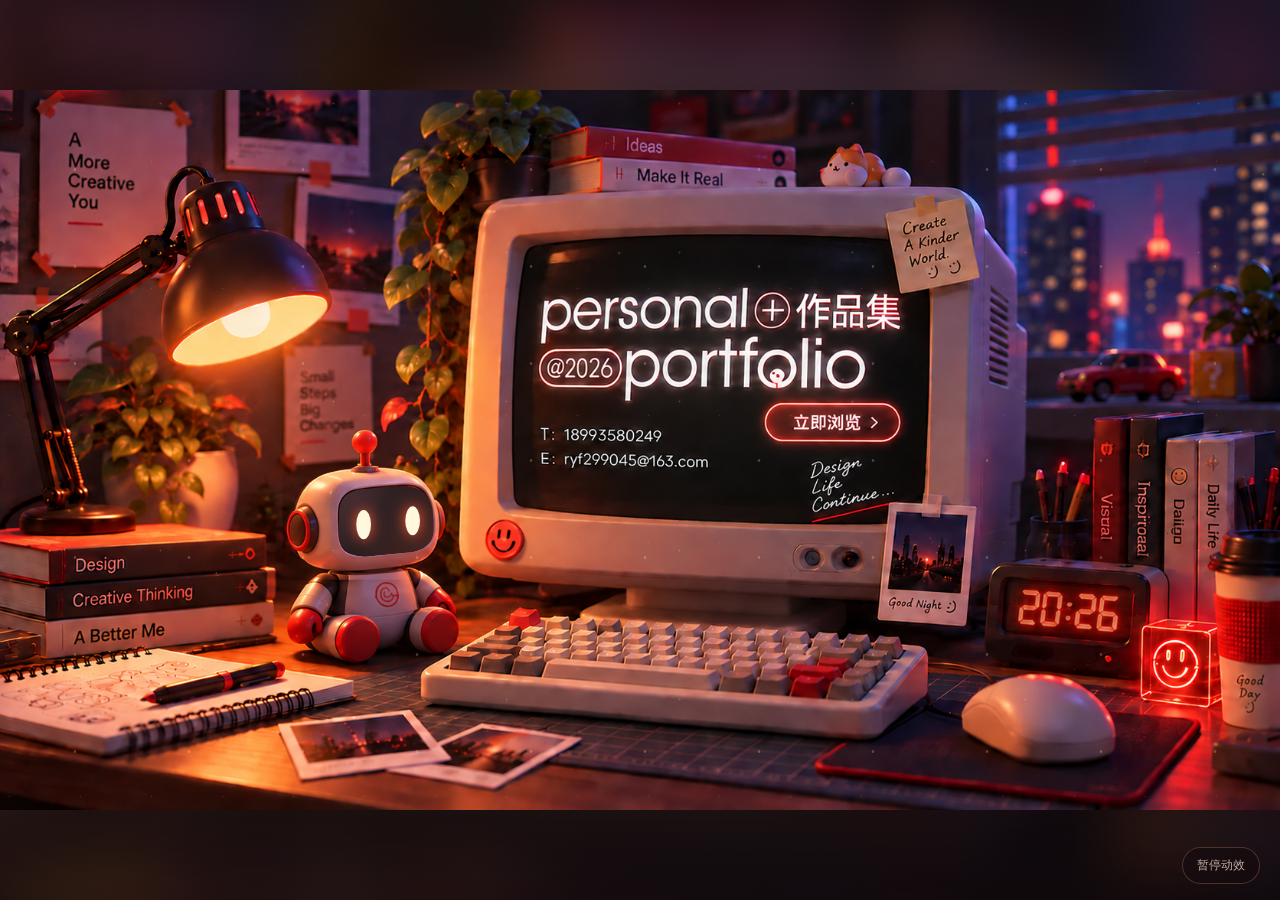
<file: index.html>
<!doctype html>
<html lang="zh-CN">
<head>
<meta charset="utf-8"><meta name="viewport" content="width=device-width,initial-scale=1">
<title>任语枫 · 欢迎来到我的设计工作室</title>
<meta name="description" content="欢迎来到任语枫的设计工作室。浏览 UI、品牌与视觉设计作品。">
<link rel="icon" href="data:image/svg+xml,%3Csvg xmlns='http://www.w3.org/2000/svg' viewBox='0 0 32 32'%3E%3Crect width='32' height='32' rx='8' fill='%231b1012'/%3E%3Ctext x='6' y='24' fill='%23ff8768' font-size='25'%3ER%3C/text%3E%3C/svg%3E">
<link rel="preload" as="image" href="assets/studio-cover.png">
<link rel="stylesheet" href="cover.css">
<link rel="stylesheet" href="cover-effects.css?v=1">
</head>
<body>
<main class="studio">
<h1 class="sr-only">任语枫的个人作品集 · UI 视觉设计师</h1>
<div class="scene" id="scene">
<img class="scene-image" src="assets/studio-cover.png" alt="暖光夜间设计工作室：左侧小机器人，中央复古电脑展示个人作品集与立即浏览按钮，右侧电子钟。" width="1672" height="941">
<canvas id="studio-animation" width="1672" height="941" aria-hidden="true"></canvas>
<div class="plant-overlay" aria-hidden="true"><img src="assets/studio-cover.png" alt=""></div>
<div class="note-overlay note-one" aria-hidden="true"><img src="assets/studio-cover.png" alt=""></div>
<div class="note-overlay note-two" aria-hidden="true"><img src="assets/studio-cover.png" alt=""></div>
<button class="note-hotspot note-one" aria-label="查看电脑右上方便签"></button>
<button class="note-hotspot note-two" aria-label="查看电脑右下方便签"></button>
<a class="browse-hotspot" href="portfolio.html#about" aria-label="立即浏览，进入个人作品集"><span class="sr-only">立即浏览</span></a>
<button class="robot-hotspot" id="robot" aria-label="和小机器人打招呼：歪头微笑" aria-pressed="false"><span class="sr-only">和小机器人打招呼</span></button>
</div>
<div class="mobile-entry"><p>任语枫 · UI 视觉设计师</p><a href="portfolio.html#about">立即浏览 <span aria-hidden="true">↗</span></a><small>轻点小机器人，和它打个招呼。</small></div>
<button class="motion-control" id="motion" aria-pressed="false">暂停动效</button>
<p class="sr-only" id="robot-status" role="status" aria-live="polite"></p>
</main>
<script src="entrance.js?v=2"></script>
<script src="cursor-glow.js?v=1"></script></body></html>
</file>
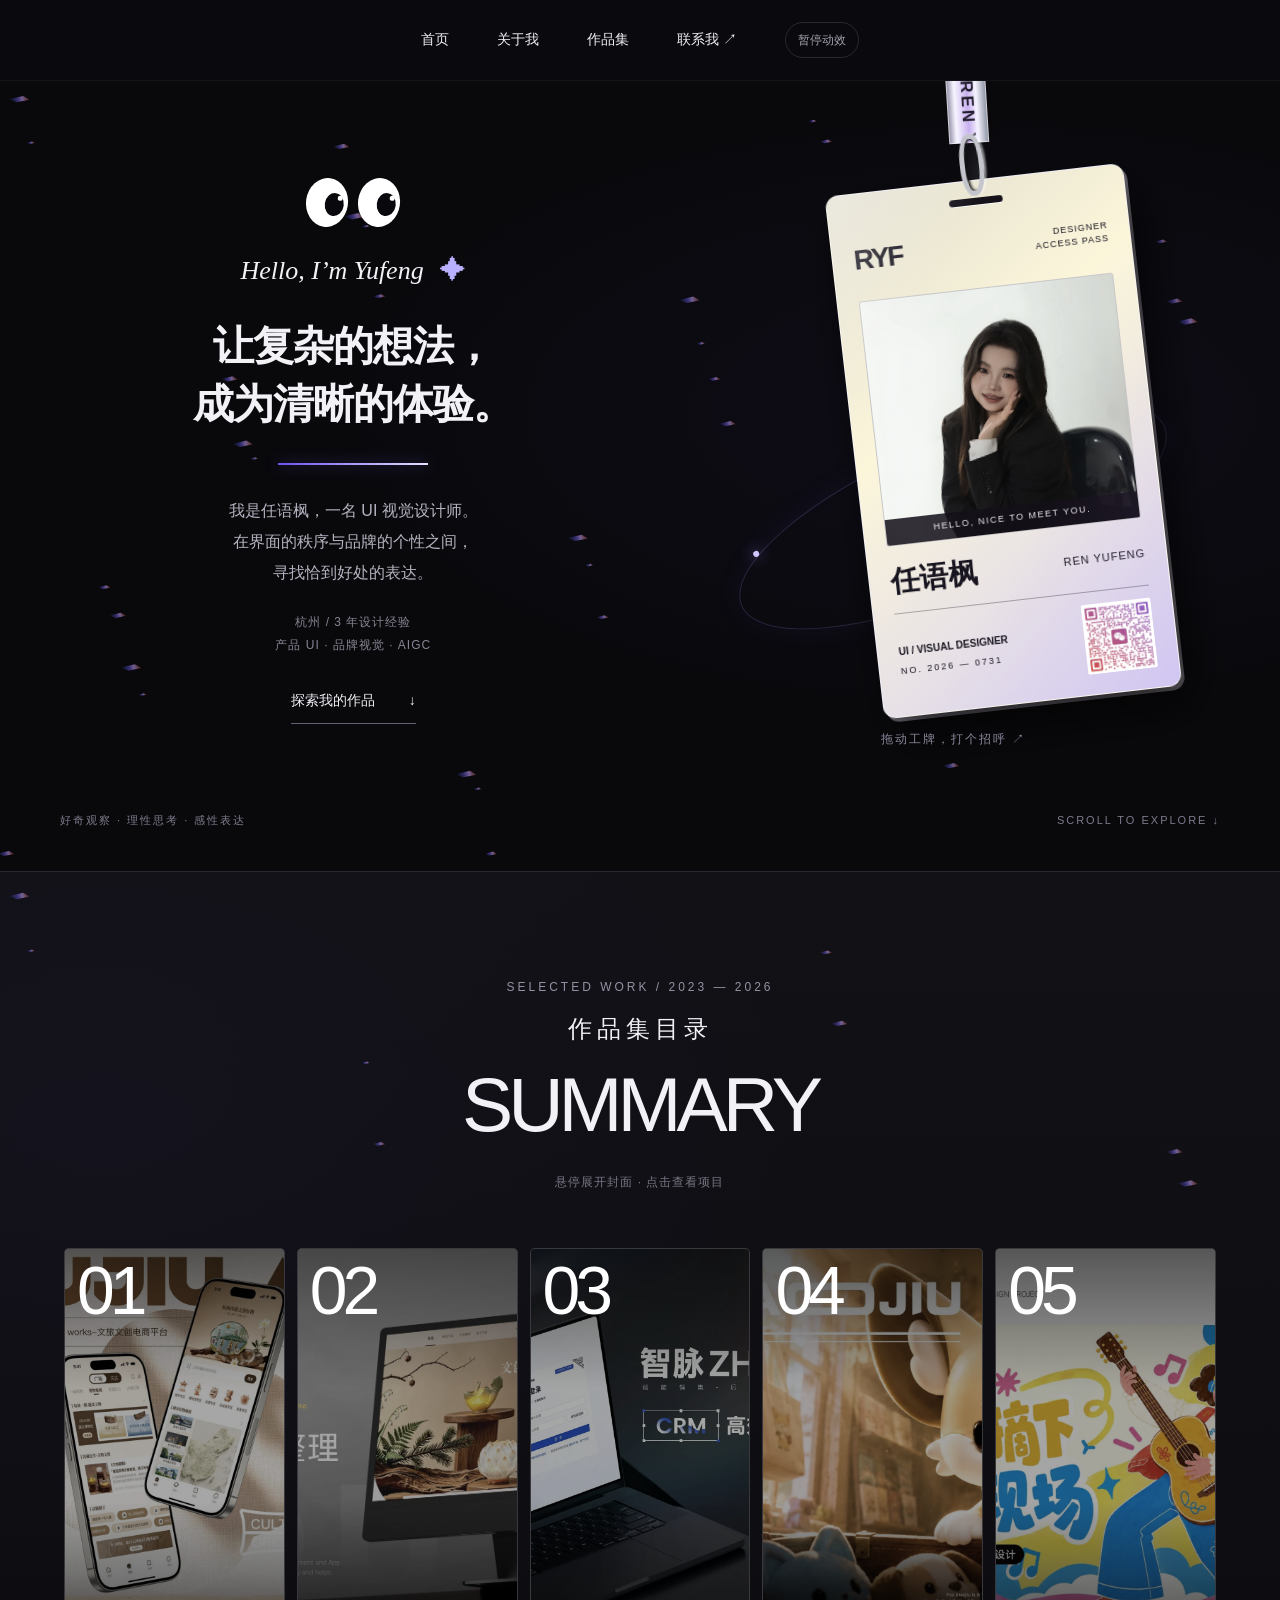
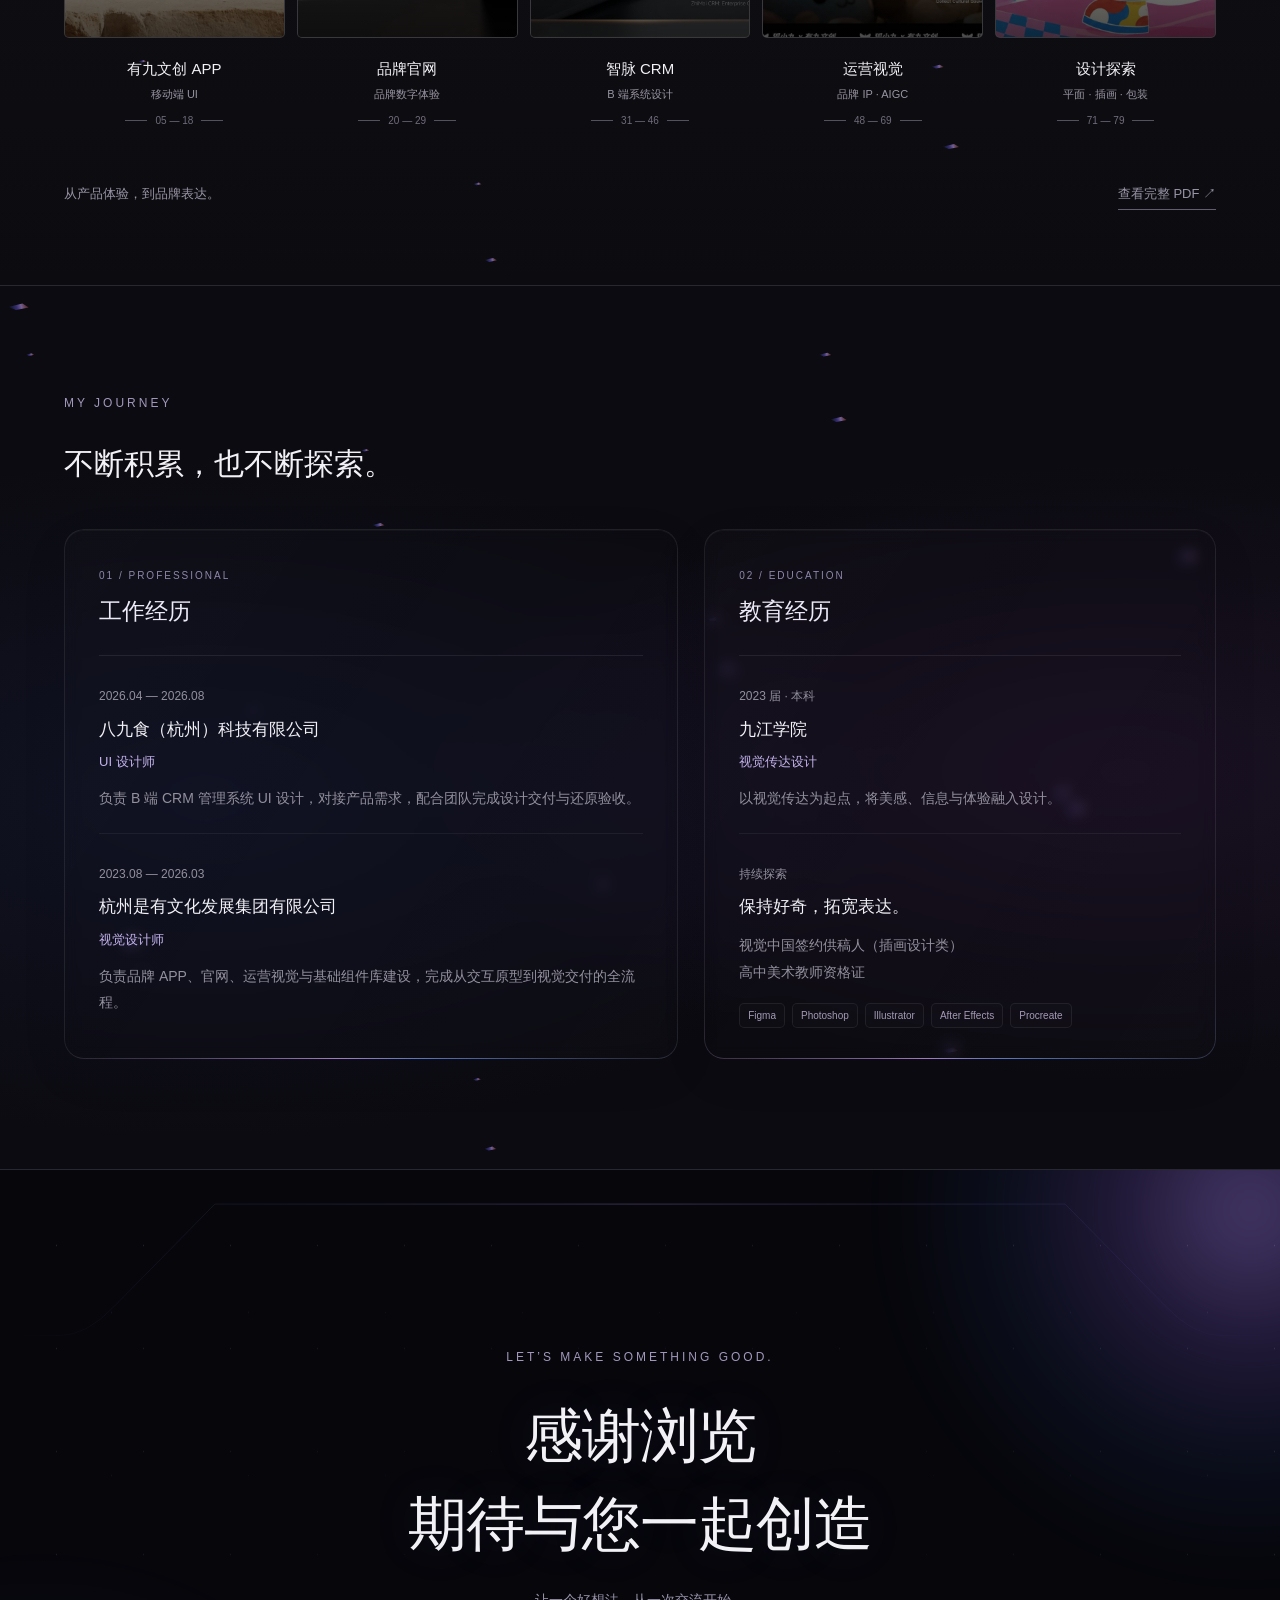
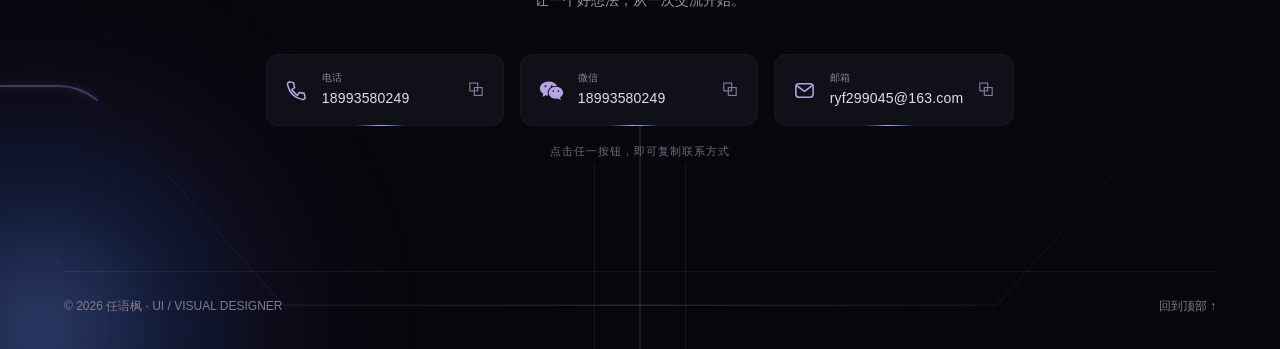
<file: portfolio.html>
<!doctype html><html lang="zh-CN"><head><meta charset="utf-8"><meta name="viewport" content="width=device-width,initial-scale=1"><title>任语枫 · 关于我与设计作品</title><meta name="description" content="认识 UI 视觉设计师任语枫，浏览有九 APP、品牌官网、智脉 CRM、运营视觉与设计探索。"><link rel="icon" href="data:image/svg+xml,%3Csvg xmlns='http://www.w3.org/2000/svg' viewBox='0 0 32 32'%3E%3Crect width='32' height='32' rx='8' fill='%23121217'/%3E%3Ctext x='6' y='24' fill='%23b9aeff' font-size='25'%3ER%3C/text%3E%3C/svg%3E"><link rel="stylesheet" href="profile.css?v=5"></head><body><header class="topbar"><nav aria-label="主导航"><a class="logo" href="index.html">首页</a><a class="current" href="#about">关于我</a><a href="#work">作品集</a><a href="#contact">联系我 <span>↗</span></a><button class="motion" aria-pressed="false" title="暂停背景动效">暂停动效</button></nav></header><main><section class="intro" id="about"><canvas id="atmosphere" aria-hidden="true"></canvas><div class="intro-inner"><div class="intro-copy"><div class="eyes" aria-hidden="true"><i><b></b></i><i><b></b></i></div><p class="hello">Hello, I’m Yufeng <span>✦</span></p><h1>让复杂的想法，<br>成为清晰的体验。</h1><div class="light-line"></div><p class="description">我是任语枫，一名 UI 视觉设计师。<br>在界面的秩序与品牌的个性之间，<br>寻找恰到好处的表达。</p><div class="intro-meta"><span>杭州 / 3 年设计经验</span><span>产品 UI · 品牌视觉 · AIGC</span></div><a class="work-link" href="#work">探索我的作品 <span>↓</span></a></div><div class="badge-area"><div class="orbit" aria-hidden="true"></div><div class="badge-rig" id="badge-rig"><div class="lanyard" aria-hidden="true"><span>DESIGN · CREATE · REN YUFENG · DESIGN · CREATE ·</span></div><div class="metal-loop" aria-hidden="true"></div><div role="group" tabindex="0" class="badge" id="badge" aria-label="任语枫的设计师工牌，可以拖动或用左右方向键轻摇"><span class="badge-slot" aria-hidden="true"></span><span class="badge-top"><b>RYF</b><span>DESIGNER<br>ACCESS PASS</span></span><span class="photo-wrap"><img src="assets/portrait.webp" alt="任语枫个人照片" width="1000" height="1500"><span class="photo-label">HELLO, NICE TO MEET YOU.</span></span><span class="badge-name"><strong>任语枫</strong><span>REN YUFENG</span></span><span class="badge-bottom"><span>UI / VISUAL DESIGNER</span><button class="qr-trigger" aria-label="放大微信二维码"><span class="qr-crop"><img src="assets/wechat-qr-source.jpg" alt="任语枫的微信二维码"></span></button><small>NO. 2026 — 0731</small></span></div></div><p class="badge-hint">拖动工牌，打个招呼 <span>↗</span></p></div></div><div class="intro-footer"><span>好奇观察 · 理性思考 · 感性表达</span><span>SCROLL TO EXPLORE ↓</span></div></section><section class="directory" id="work"><canvas class="section-particles" aria-hidden="true"></canvas><header class="directory-heading"><p>SELECTED WORK / 2023 — 2026</p><h2>作品集目录<span>SUMMARY</span></h2><p class="directory-hint">悬停展开封面 · 点击查看项目</p></header><div class="project-accordion" aria-label="五个作品集目录">
<article class="project-panel" style="--project-accent:#c4a57a"><a href="project-app.html" aria-label="查看有九文创 APP 作品集"><div class="panel-visual"><span class="panel-number">01</span><img src="assets/work-5.webp" alt="有九文创 APP 封面"><span class="panel-action">查看项目 ↗</span></div><div class="panel-label"><h3>有九文创 APP</h3><span>移动端 UI</span><small>05 — 18</small></div></a><button class="expand-panel" aria-expanded="false" aria-label="展开有九文创 APP 封面">展开封面 ＋</button></article>
<article class="project-panel" style="--project-accent:#c7bc91"><a href="project-web.html" aria-label="查看有九文化品牌官网作品集"><div class="panel-visual"><span class="panel-number">02</span><img src="assets/work-20.webp" alt="有九文化品牌官网封面"><span class="panel-action">查看项目 ↗</span></div><div class="panel-label"><h3>品牌官网</h3><span>品牌数字体验</span><small>20 — 29</small></div></a><button class="expand-panel" aria-expanded="false" aria-label="展开品牌官网封面">展开封面 ＋</button></article>
<article class="project-panel" style="--project-accent:#739bff"><a href="project-crm.html" aria-label="查看智脉 CRM 作品集"><div class="panel-visual"><span class="panel-number">03</span><img src="assets/work-31.webp" alt="智脉 CRM 后台管理系统封面"><span class="panel-action">查看项目 ↗</span></div><div class="panel-label"><h3>智脉 CRM</h3><span>B 端系统设计</span><small>31 — 46</small></div></a><button class="expand-panel" aria-expanded="false" aria-label="展开智脉 CRM 封面">展开封面 ＋</button></article>
<article class="project-panel" style="--project-accent:#ffad66"><a href="project-visual.html" aria-label="查看运营视觉作品集"><div class="panel-visual"><span class="panel-number">04</span><img src="assets/work-48.webp" alt="狐小九 IP 与运营视觉封面"><span class="panel-action">查看项目 ↗</span></div><div class="panel-label"><h3>运营视觉</h3><span>品牌 IP · AIGC</span><small>48 — 69</small></div></a><button class="expand-panel" aria-expanded="false" aria-label="展开运营视觉封面">展开封面 ＋</button></article>
<article class="project-panel" style="--project-accent:#e7b5e6"><a href="project-explore.html" aria-label="查看设计探索作品集"><div class="panel-visual"><span class="panel-number">05</span><img src="assets/work-71.webp" alt="设计探索与平面视觉封面"><span class="panel-action">查看项目 ↗</span></div><div class="panel-label"><h3>设计探索</h3><span>平面 · 插画 · 包装</span><small>71 — 79</small></div></a><button class="expand-panel" aria-expanded="false" aria-label="展开设计探索封面">展开封面 ＋</button></article>
</div><div class="directory-footer"><span>从产品体验，到品牌表达。</span><a href="assets/portfolio.pdf" target="_blank" rel="noopener">查看完整 PDF ↗</a></div></section><section class="experience" aria-label="个人经历"><canvas class="section-particles" aria-hidden="true"></canvas><div class="journey-inner"><p class="section-kicker">MY JOURNEY</p><h2>不断积累，也不断探索。</h2><div class="experience-grid"><article class="glass-panel"><header class="glass-heading"><span>01 / PROFESSIONAL</span><h3>工作经历</h3></header><div class="journey-entry"><small>2026.04 — 2026.08</small><h4>八九食（杭州）科技有限公司</h4><b>UI 设计师</b><p>负责 B 端 CRM 管理系统 UI 设计，对接产品需求，配合团队完成设计交付与还原验收。</p></div><div class="journey-entry"><small>2023.08 — 2026.03</small><h4>杭州是有文化发展集团有限公司</h4><b>视觉设计师</b><p>负责品牌 APP、官网、运营视觉与基础组件库建设，完成从交互原型到视觉交付的全流程。</p></div></article><article class="glass-panel education"><header class="glass-heading"><span>02 / EDUCATION</span><h3>教育经历</h3></header><div class="journey-entry"><small>2023 届 · 本科</small><h4>九江学院</h4><b>视觉传达设计</b><p>以视觉传达为起点，将美感、信息与体验融入设计。</p></div><div class="journey-entry"><small>持续探索</small><h4>保持好奇，拓宽表达。</h4><p>视觉中国签约供稿人（插画设计类）<br>高中美术教师资格证</p><div class="tool-tags"><span>Figma</span><span>Photoshop</span><span>Illustrator</span><span>After Effects</span><span>Procreate</span></div></div></article></div></div></section><footer class="contact" id="contact"><div class="contact-scene" aria-hidden="true"><div class="corner-light light-blue"></div><div class="corner-light light-purple"></div><div class="contact-dust"></div><svg class="light-tracks" viewBox="0 0 1400 800" preserveAspectRatio="none"><defs><linearGradient id="track-light"><stop stop-color="#749aff" stop-opacity="0"/><stop offset=".5" stop-color="#b99aff"/><stop offset="1" stop-color="#687dff" stop-opacity="0"/></linearGradient></defs><g fill="none" stroke="url(#track-light)"><path d="M0 170H65Q95 170 125 140L235 35H1165L1275 140Q1305 170 1335 170H1400"/><path d="M0 530H65Q95 530 125 560L310 755H1090L1275 560Q1305 530 1335 530H1400"/><path d="M610 800V580M650 800V610M700 800V560M750 800V610M790 800V580"/></g><path class="travel-light" d="M0 530H65Q95 530 125 560L310 755H1090L1275 560Q1305 530 1335 530H1400" fill="none" stroke="#b7a9ff" stroke-width="2"/></svg></div><div class="contact-content"><p class="section-kicker">LET’S MAKE SOMETHING GOOD.</p><h2>感谢浏览<br>期待与您一起创造</h2><p class="contact-note">让一个好想法，从一次交流开始。</p><div class="contact-links">
<button class="copy-button" data-copy="18993580249" data-label="电话" aria-label="复制电话 18993580249"><svg viewBox="0 0 24 24" aria-hidden="true"><path d="m5 3 4 1 1 5-3 2c2 3 3 4 6 6l2-3 5 1 1 4c0 2-2 3-4 2C9 19 5 15 3 7 2 5 3 3 5 3Z"/></svg><span><small>电话</small>18993580249</span><i aria-hidden="true">⧉</i></button>
<button class="copy-button" data-copy="18993580249" data-label="微信" aria-label="复制微信 18993580249"><svg class="wechat-icon" viewBox="0 0 28 24" aria-hidden="true"><path d="M11 2C5.5 2 1 5.5 1 9.7c0 2.4 1.5 4.5 3.8 5.9L4 19l3.6-1.8c.8.2 1.8.3 2.7.3a7.8 7.8 0 0 1-.6-3c0-4.4 4.1-7.9 9.2-7.9h1.3C18.7 3.9 15.2 2 11 2Z"/><path d="M27 14.5c0-3.7-3.6-6.7-8.1-6.7s-8.1 3-8.1 6.7 3.6 6.7 8.1 6.7c.8 0 1.6-.1 2.3-.3l3.2 1.7-.7-3c2-1.2 3.3-3.1 3.3-5.1Z"/><g class="wechat-eyes"><circle cx="7.3" cy="7.3" r="1.05"/><circle cx="14.2" cy="7.3" r="1.05"/><circle cx="16" cy="12.7" r=".9"/><circle cx="21.8" cy="12.7" r=".9"/></g></svg><span><small>微信</small>18993580249</span><i aria-hidden="true">⧉</i></button>
<button class="copy-button" data-copy="ryf299045@163.com" data-label="邮箱" aria-label="复制邮箱 ryf299045@163.com"><svg viewBox="0 0 24 24" aria-hidden="true"><rect x="3" y="5" width="18" height="14" rx="3"/><path d="m4 7 8 6 8-6"/></svg><span><small>邮箱</small>ryf299045@163.com</span><i aria-hidden="true">⧉</i></button></div><p class="copy-hint">点击任一按钮，即可复制联系方式</p></div><div class="footer-line"><span>© 2026 任语枫 · UI / VISUAL DESIGNER</span><a href="#about">回到顶部 ↑</a></div></footer></main><dialog class="qr-dialog" aria-labelledby="qr-title"><button class="qr-close" aria-label="关闭二维码">×</button><h2 id="qr-title">微信联系我</h2><div class="qr-crop"><img src="assets/wechat-qr-source.jpg" alt="任语枫的微信二维码"></div><p>扫一扫，期待与你交流。</p></dialog><div class="toast" role="status" aria-live="polite"></div><script src="profile.js?v=4"></script><script src="cursor-glow.js?v=1"></script></body></html>
</file>
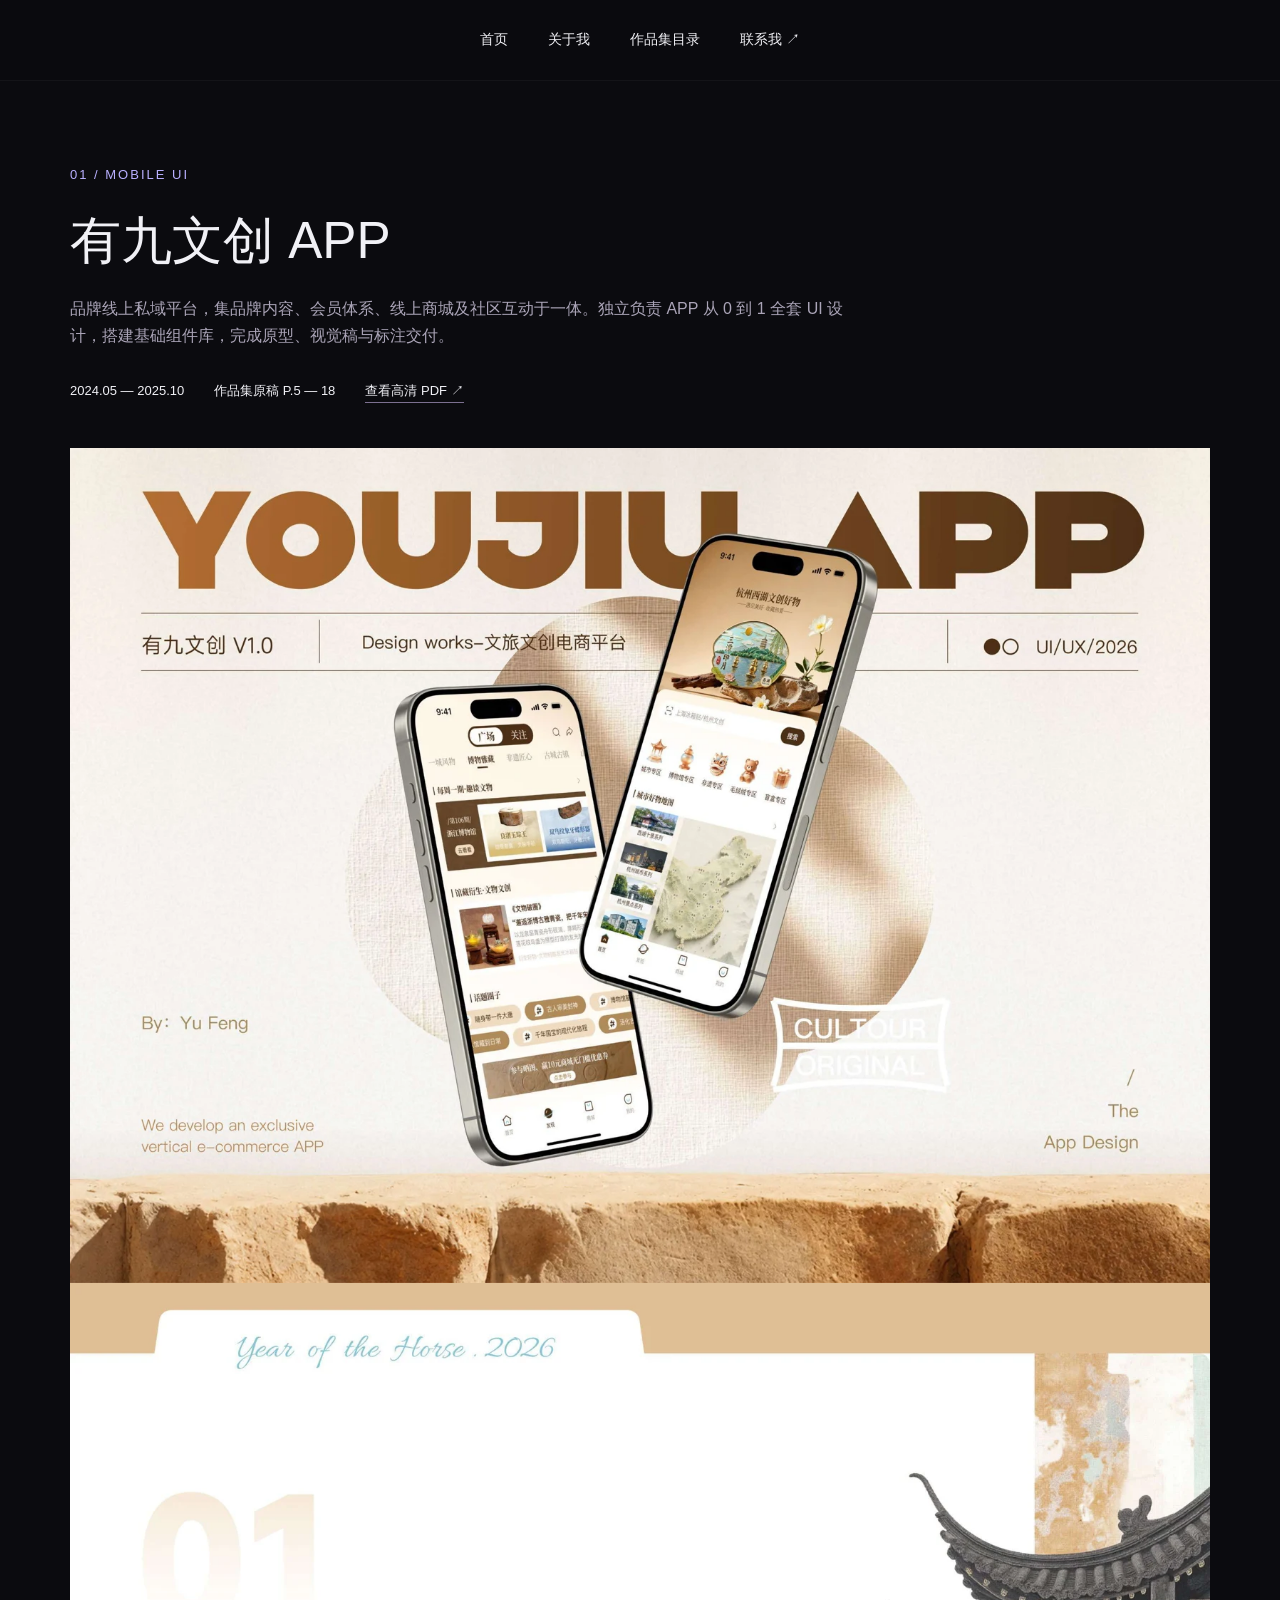
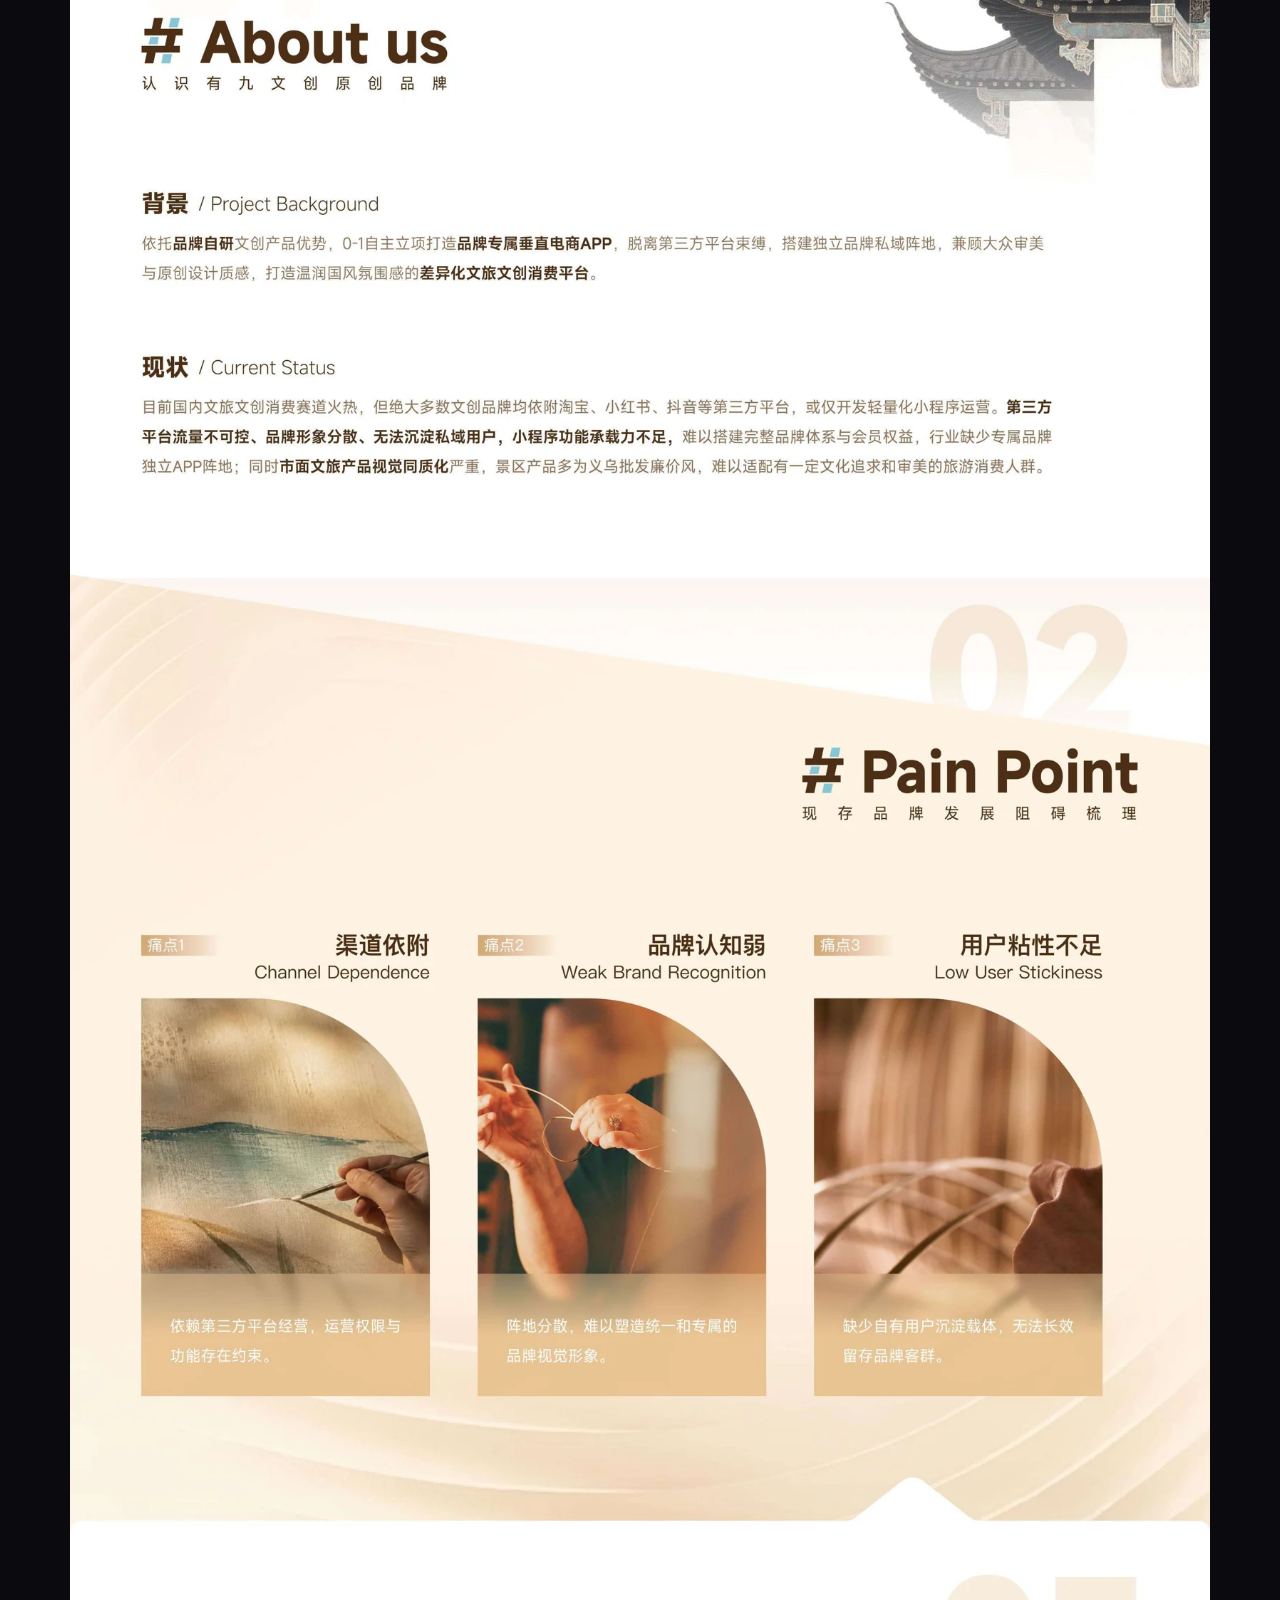
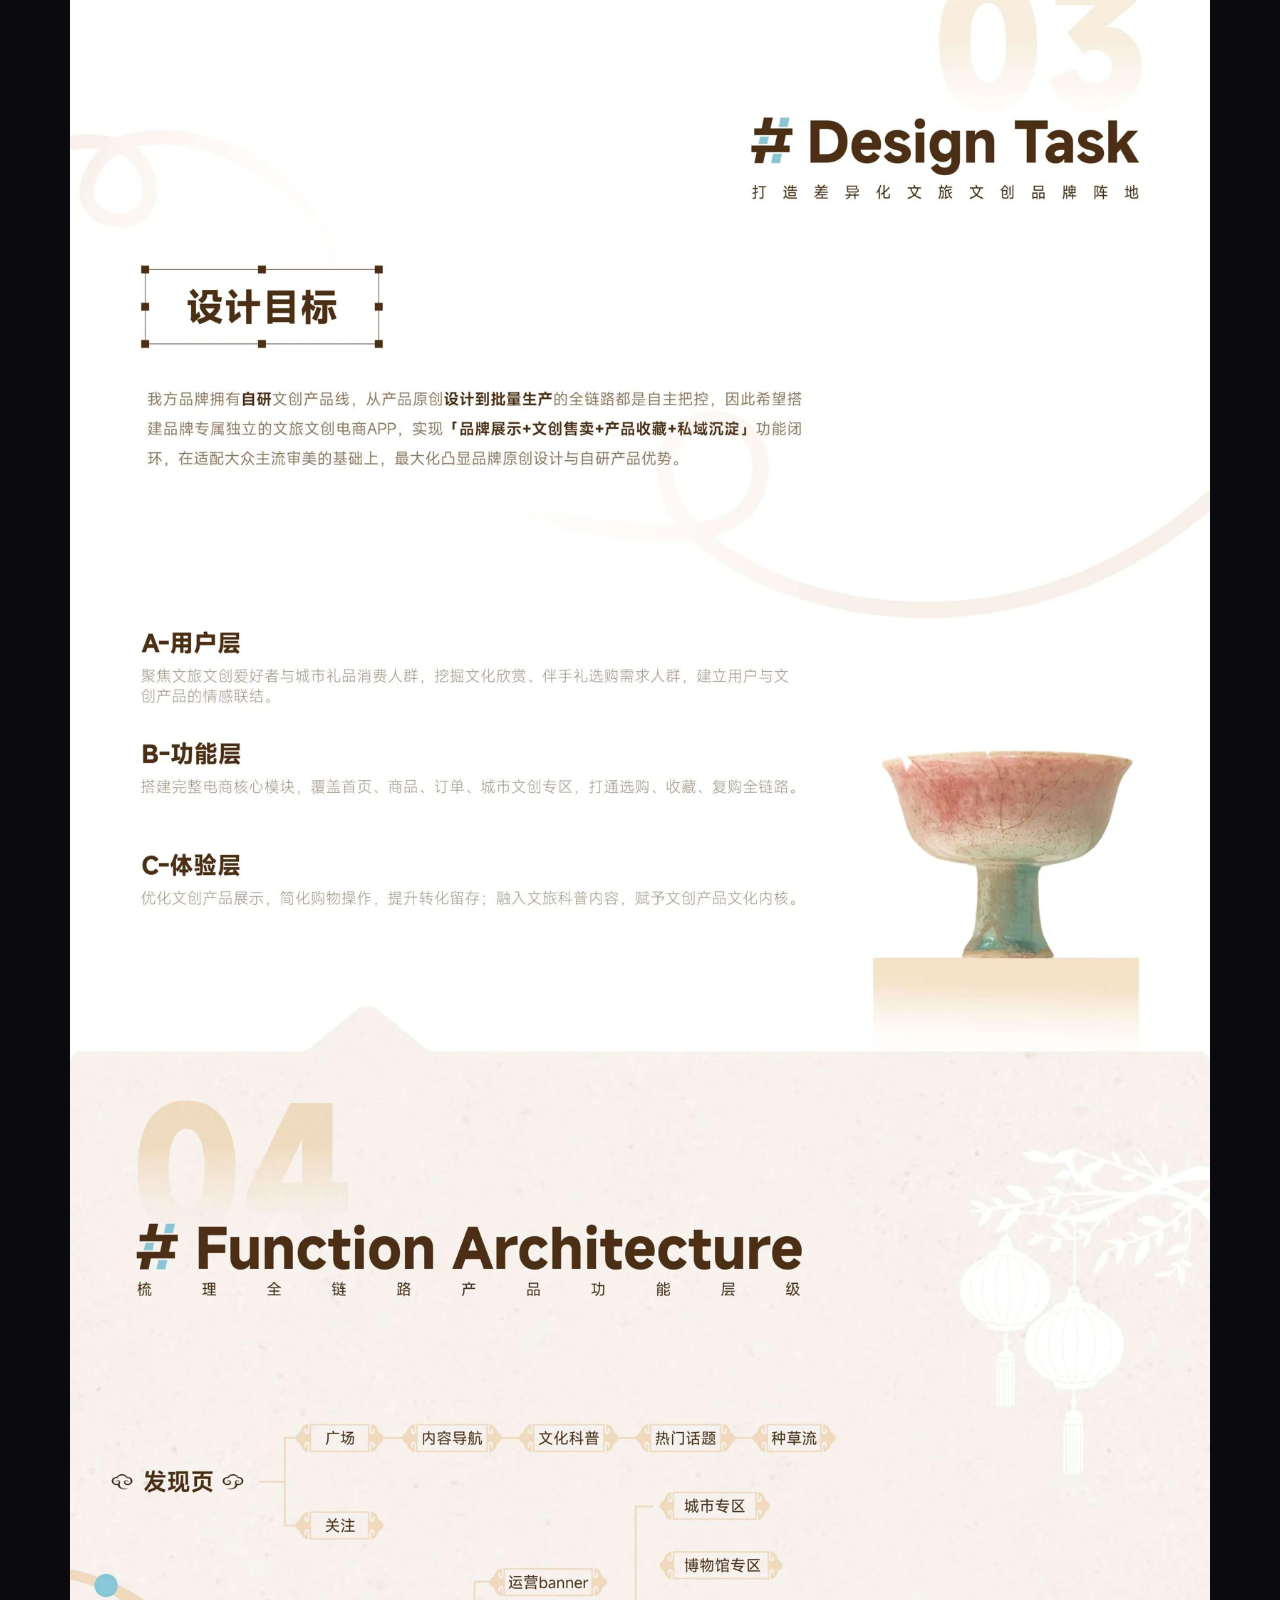
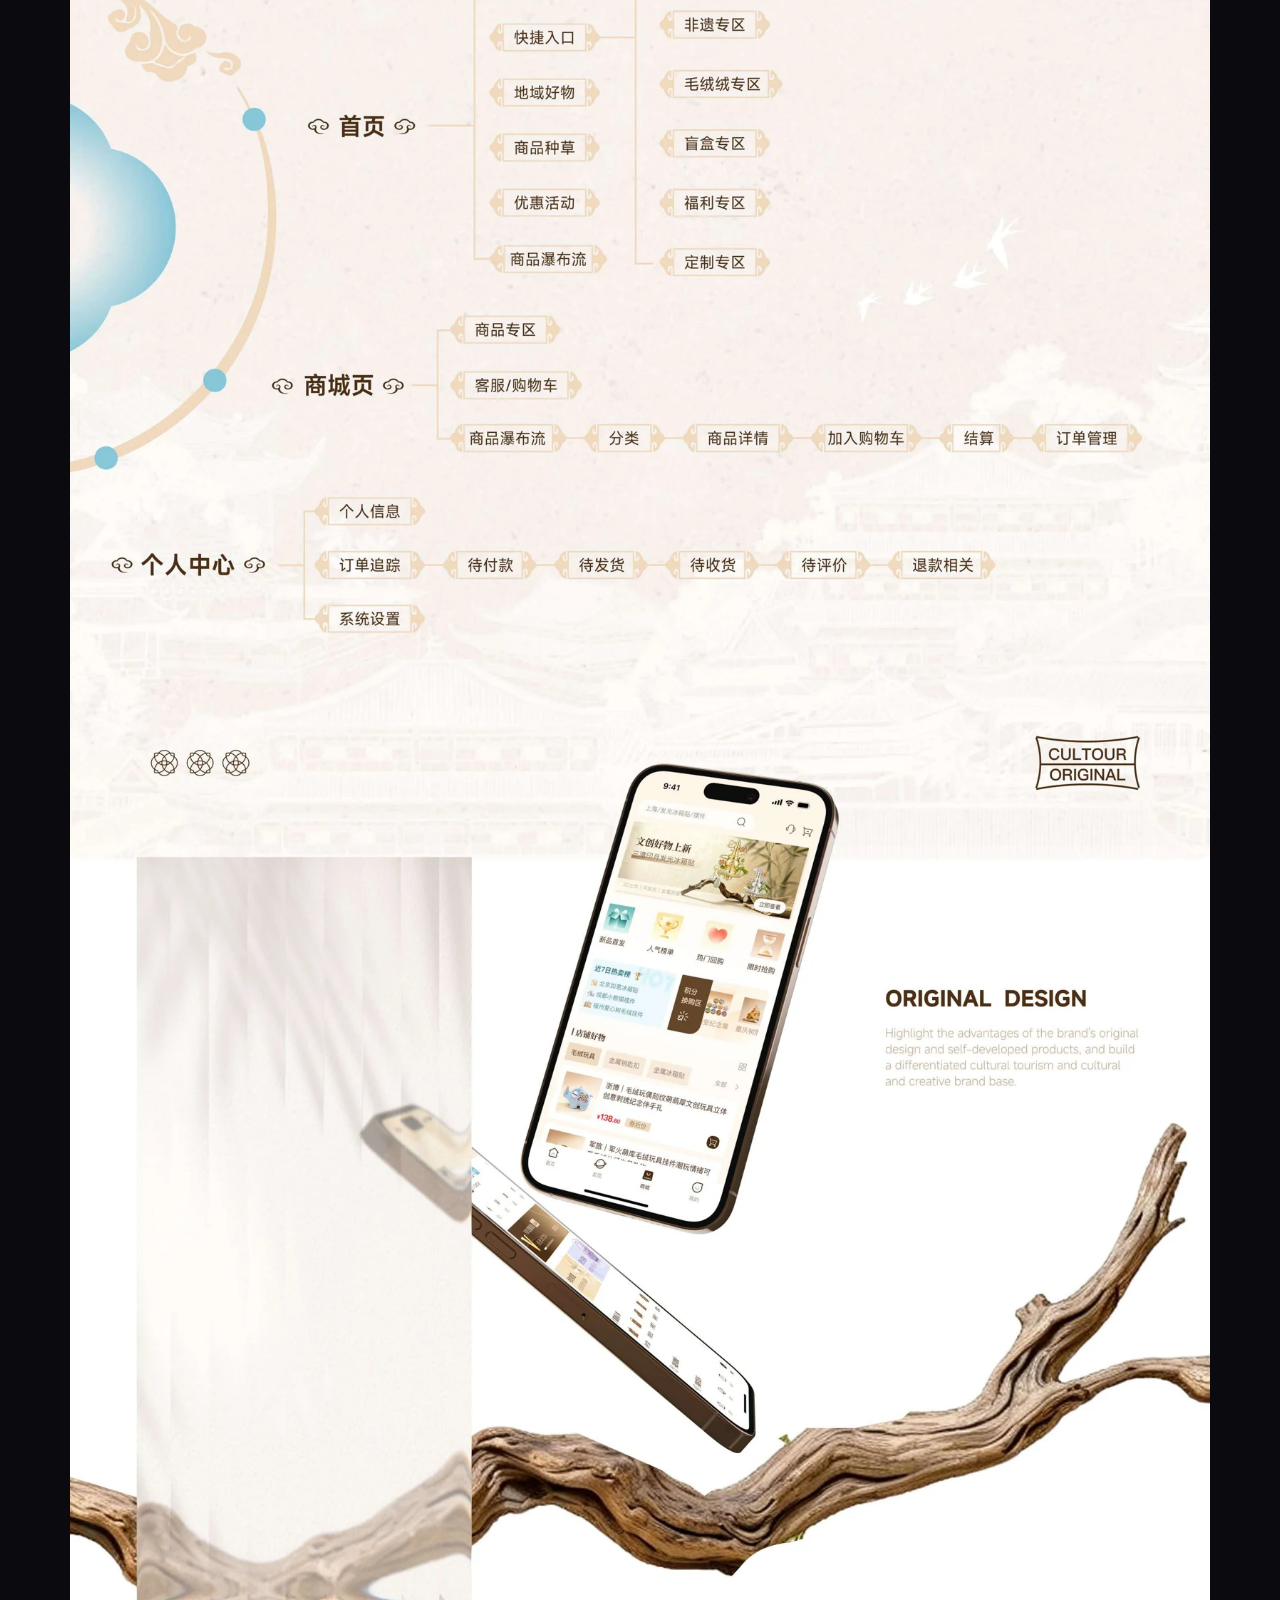
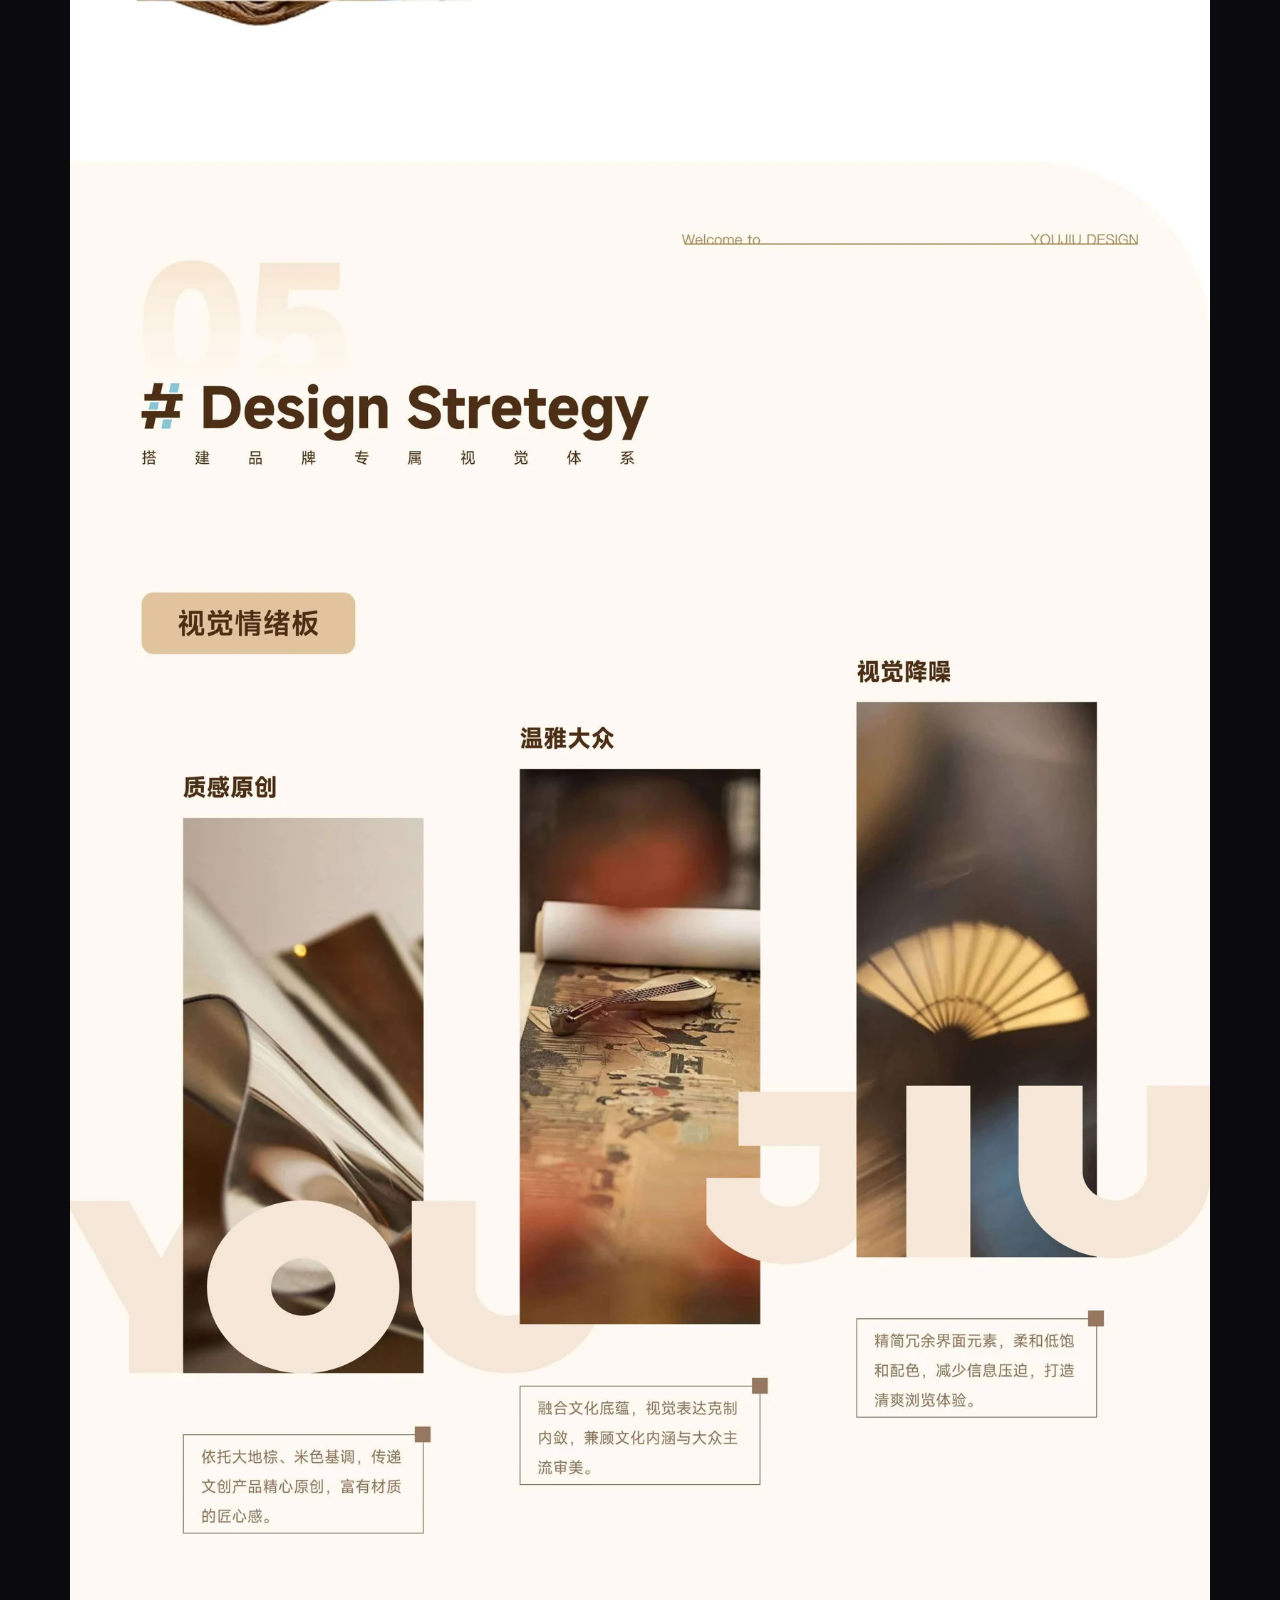
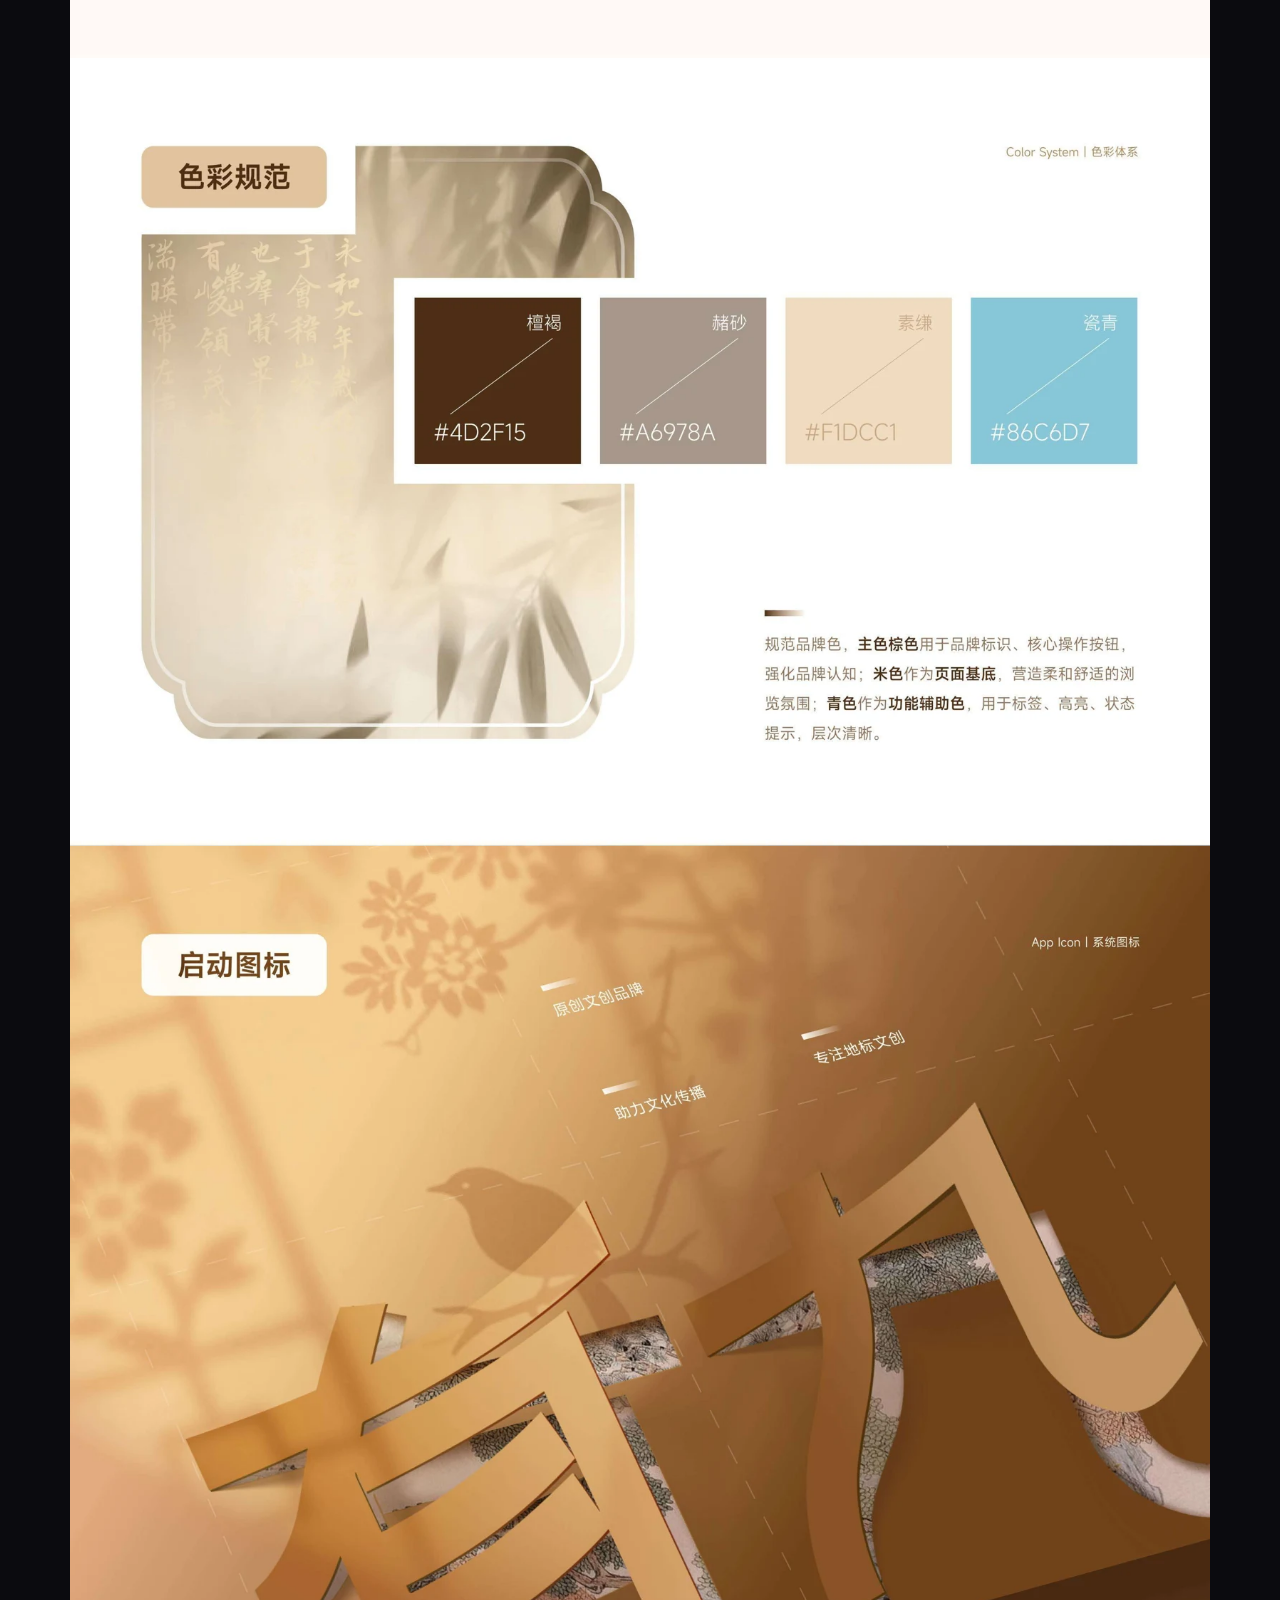
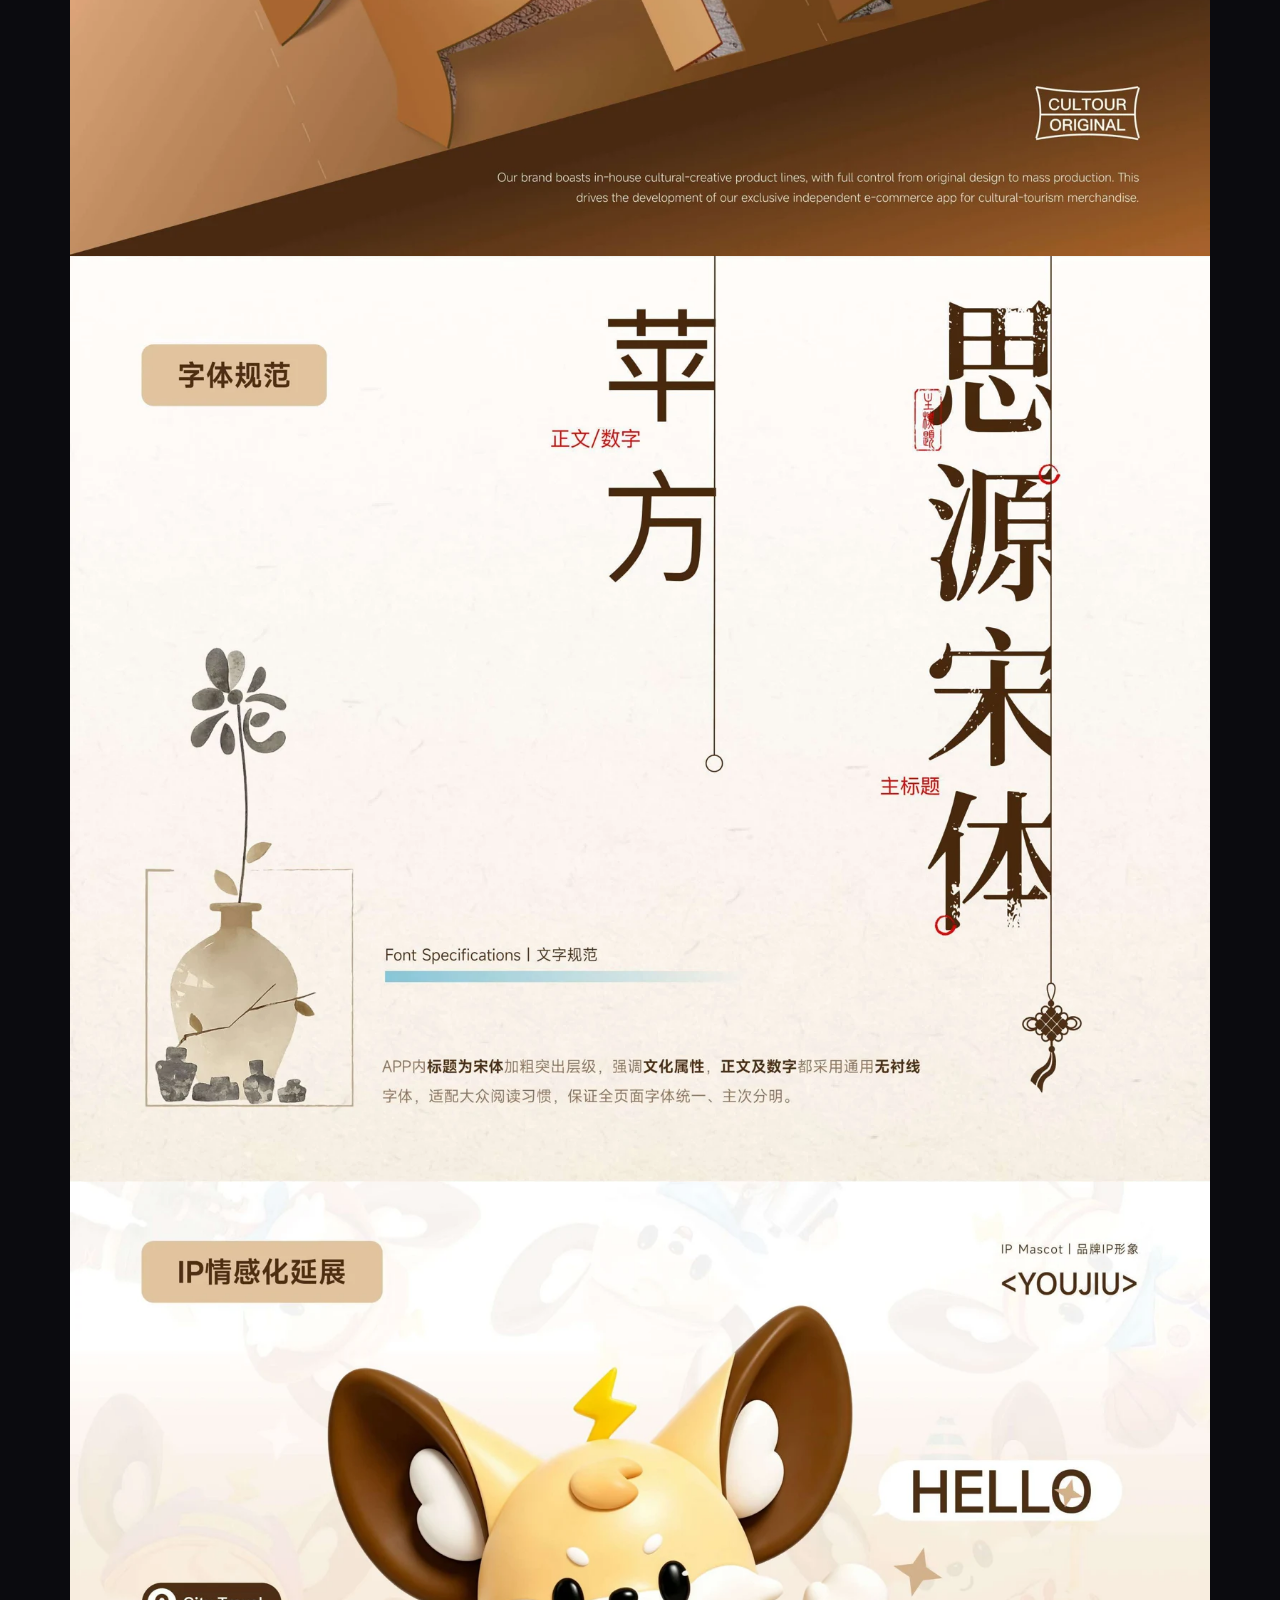
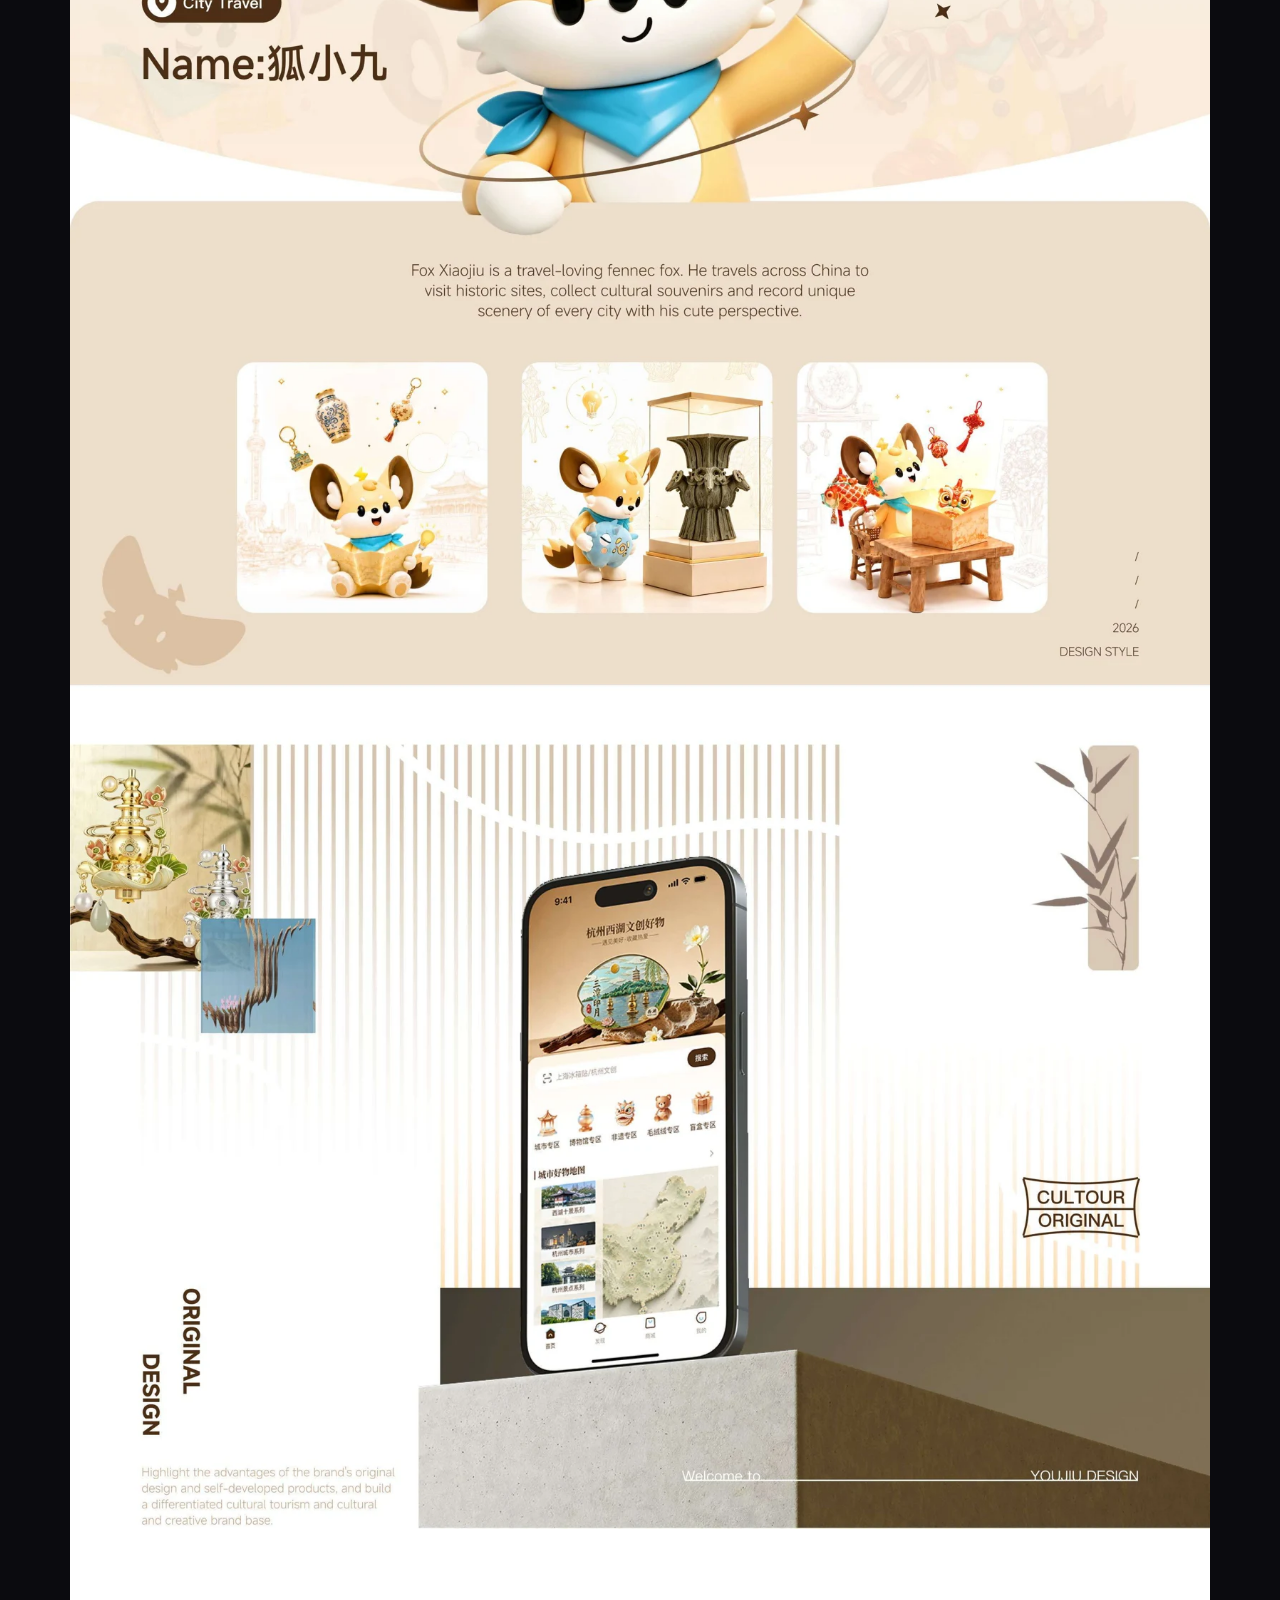
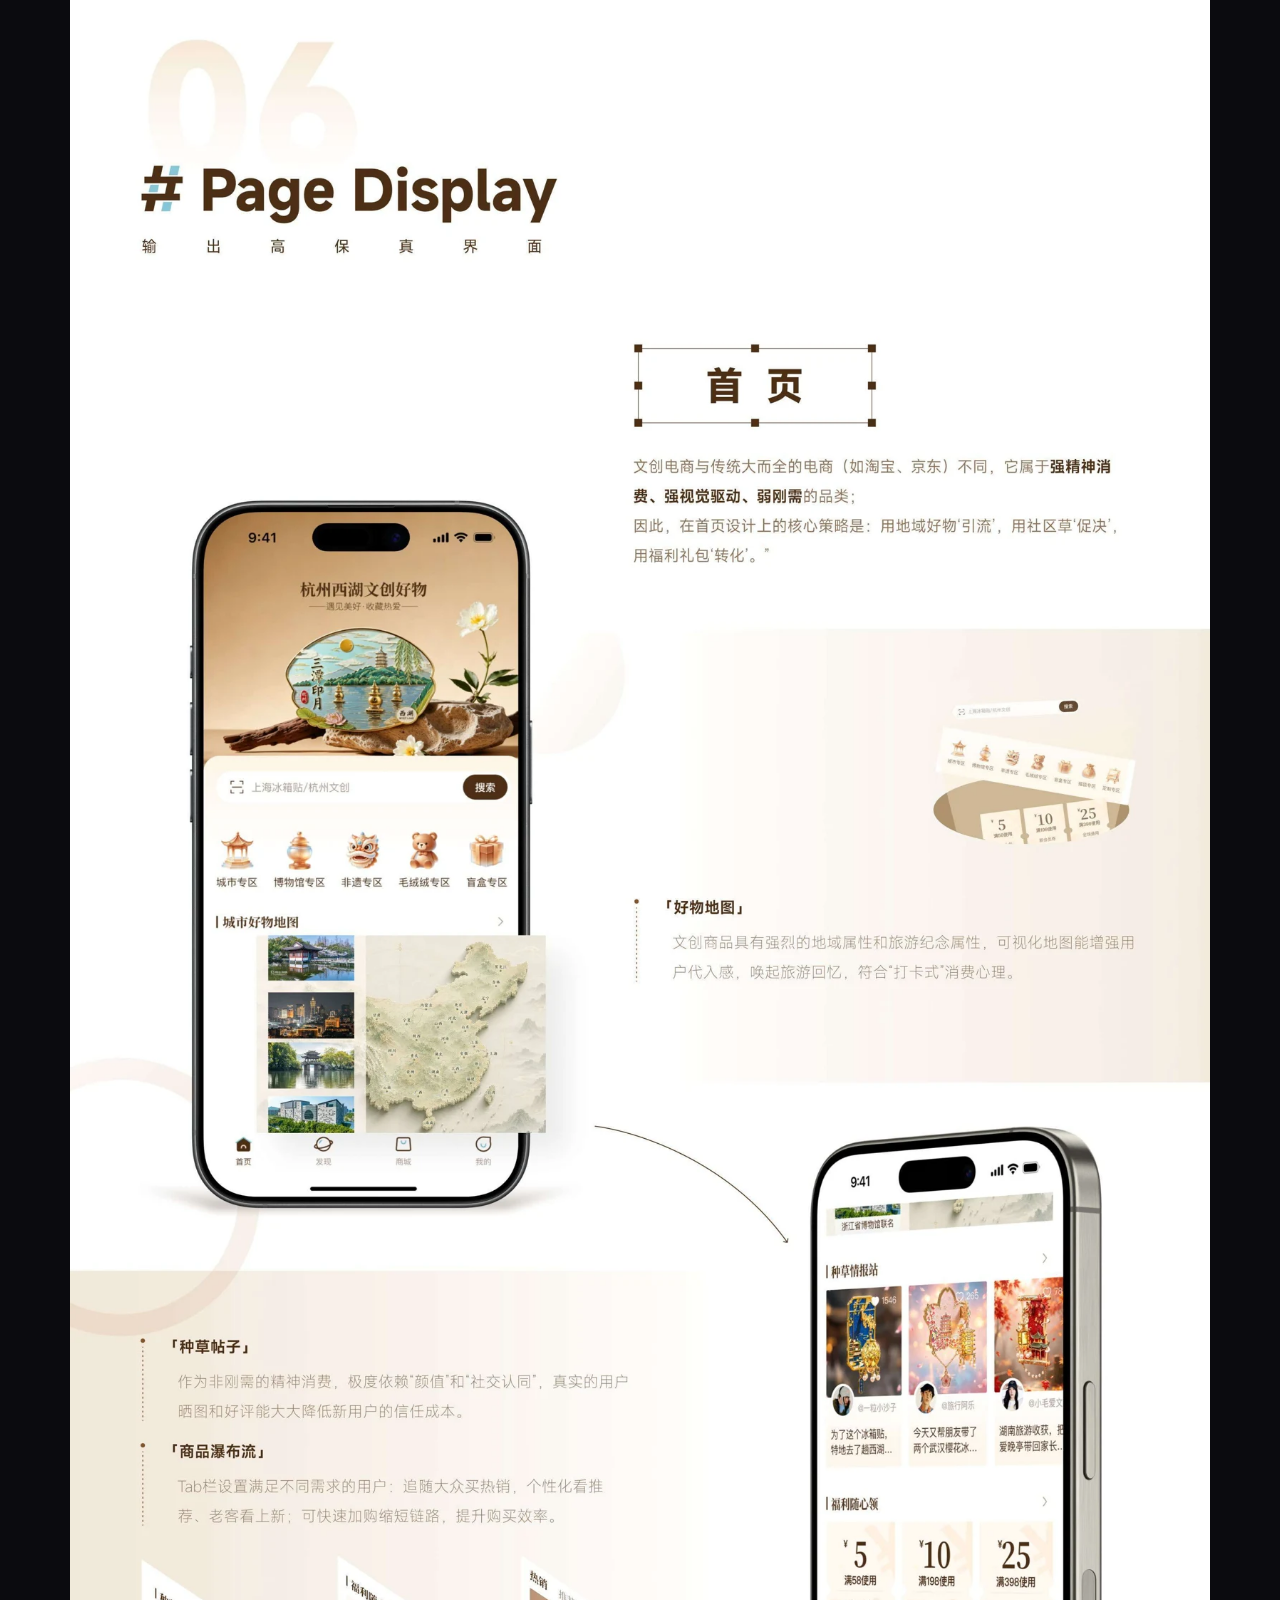
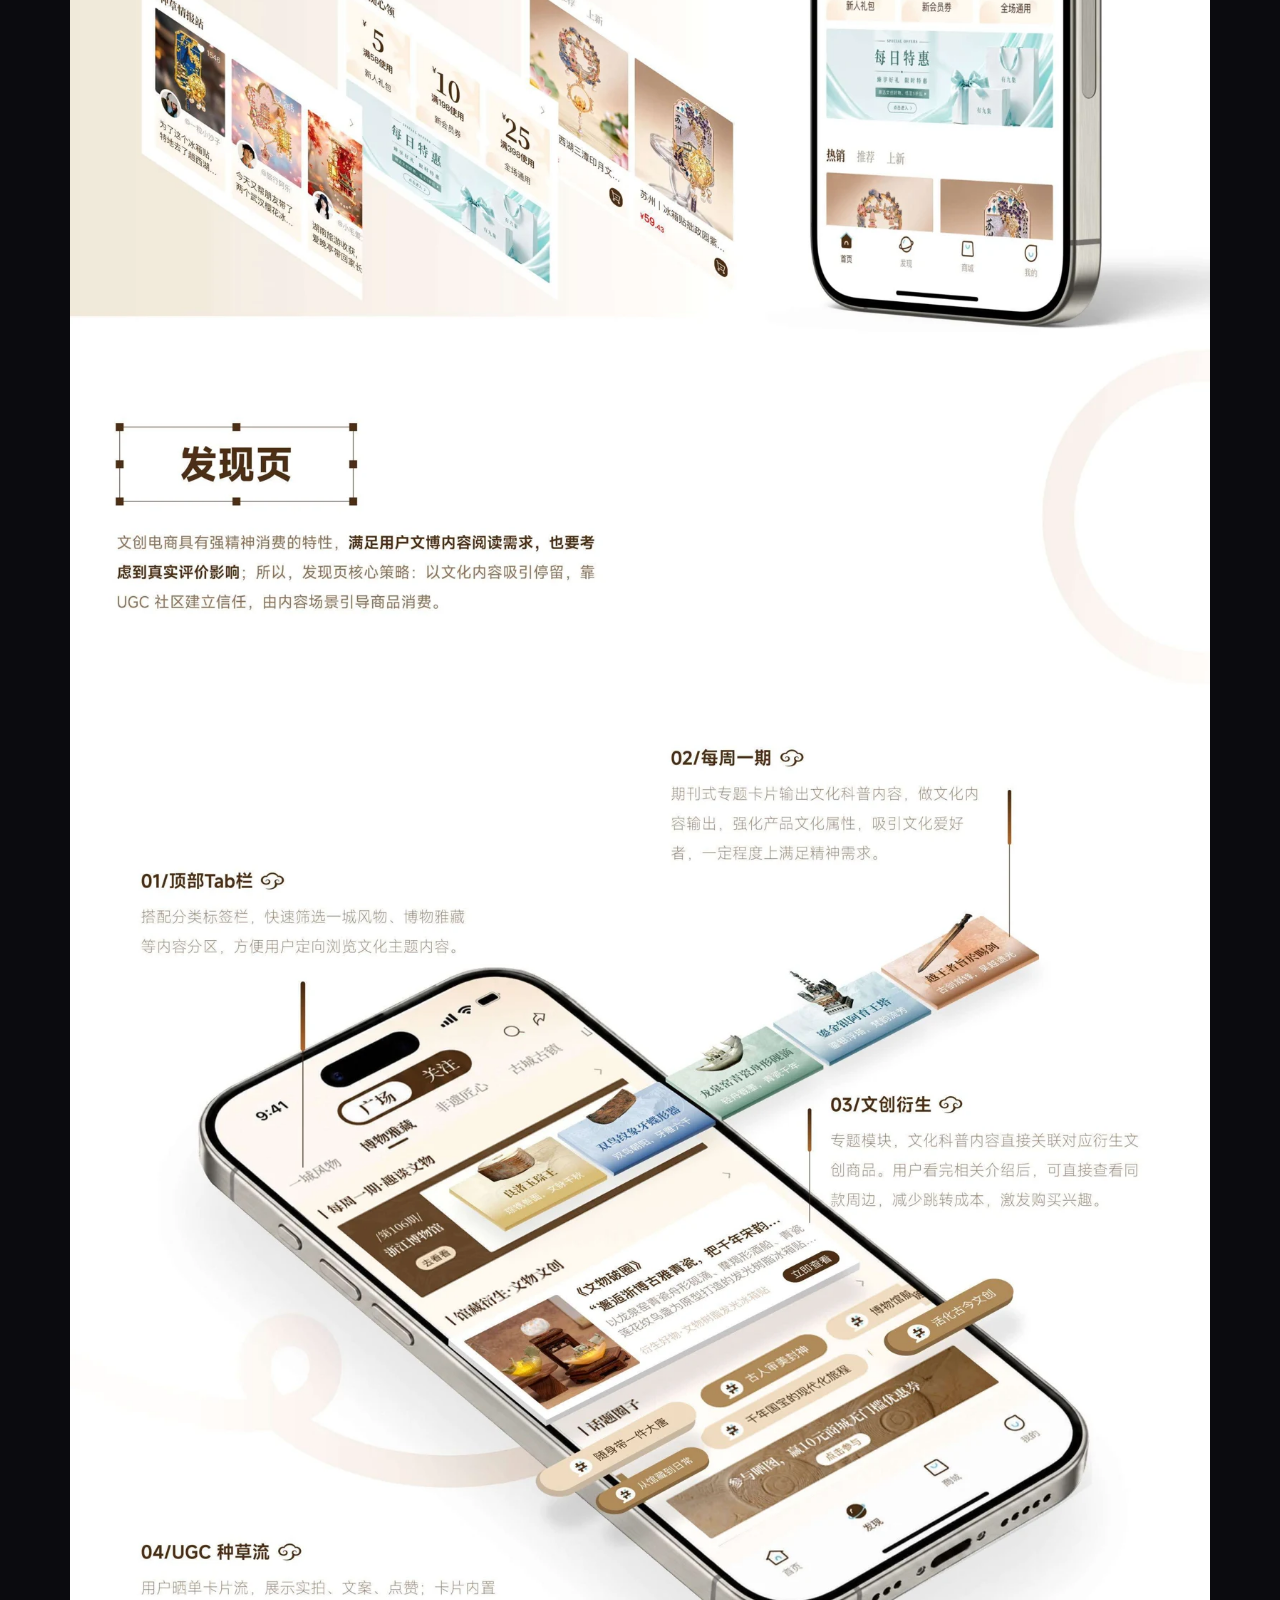
<file: project-app.html>
<!doctype html><html lang="zh-CN"><head><meta charset="utf-8"><meta name="viewport" content="width=device-width,initial-scale=1"><title>有九文创 APP · 任语枫作品集</title><meta name="description" content="品牌线上私域平台，集品牌内容、会员体系、线上商城及社区互动于一体。独立负责 APP 从 0 到 1 全套 UI 设计，搭建基础组件库，完成原型、视觉稿与标注交付。"><link rel="stylesheet" href="profile.css?v=5"><link rel="icon" href="data:image/svg+xml,%3Csvg xmlns='http://www.w3.org/2000/svg' viewBox='0 0 32 32'%3E%3Crect width='32' height='32' rx='8' fill='%23121217'/%3E%3Ctext x='6' y='24' fill='%23b9aeff' font-size='25'%3ER%3C/text%3E%3C/svg%3E"></head><body class="case-page"><header class="topbar"><nav aria-label="项目导航"><a class="logo" href="index.html">首页</a><a href="portfolio.html#about">关于我</a><a href="portfolio.html#work">作品集目录</a><a href="portfolio.html#contact">联系我 ↗</a></nav></header><main class="case-main"><p class="case-kicker">01 / MOBILE UI</p><h1>有九文创 APP</h1><p class="case-intro">品牌线上私域平台，集品牌内容、会员体系、线上商城及社区互动于一体。独立负责 APP 从 0 到 1 全套 UI 设计，搭建基础组件库，完成原型、视觉稿与标注交付。</p><div class="case-meta"><span>2024.05 — 2025.10</span><span>作品集原稿 P.5 — 18</span><a href="assets/portfolio.pdf#page=5" target="_blank" rel="noopener">查看高清 PDF ↗</a></div><div class="case-images"><img src="assets/work-5.webp" alt="有九文创 APP，作品集原稿第 5 页" fetchpriority="high"><img src="assets/work-6.webp" alt="有九文创 APP，作品集原稿第 6 页" loading="lazy"><img src="assets/work-7.webp" alt="有九文创 APP，作品集原稿第 7 页" loading="lazy"><img src="assets/work-8.webp" alt="有九文创 APP，作品集原稿第 8 页" loading="lazy"><img src="assets/work-9.webp" alt="有九文创 APP，作品集原稿第 9 页" loading="lazy"><img src="assets/work-10.webp" alt="有九文创 APP，作品集原稿第 10 页" loading="lazy"><img src="assets/work-11.webp" alt="有九文创 APP，作品集原稿第 11 页" loading="lazy"><img src="assets/work-12.webp" alt="有九文创 APP，作品集原稿第 12 页" loading="lazy"><img src="assets/work-13.webp" alt="有九文创 APP，作品集原稿第 13 页" loading="lazy"><img src="assets/work-14.webp" alt="有九文创 APP，作品集原稿第 14 页" loading="lazy"><img src="assets/work-15.webp" alt="有九文创 APP，作品集原稿第 15 页" loading="lazy"><img src="assets/work-16.webp" alt="有九文创 APP，作品集原稿第 16 页" loading="lazy"><img src="assets/work-17.webp" alt="有九文创 APP，作品集原稿第 17 页" loading="lazy"><img src="assets/work-18.webp" alt="有九文创 APP，作品集原稿第 18 页" loading="lazy"></div><div class="case-end"><a href="portfolio.html#work">← 返回作品集目录</a><a href="project-web.html">下一个：有九文化 · 品牌官网 ↗</a></div></main><script src="cursor-glow.js?v=1"></script></body></html>
</file>
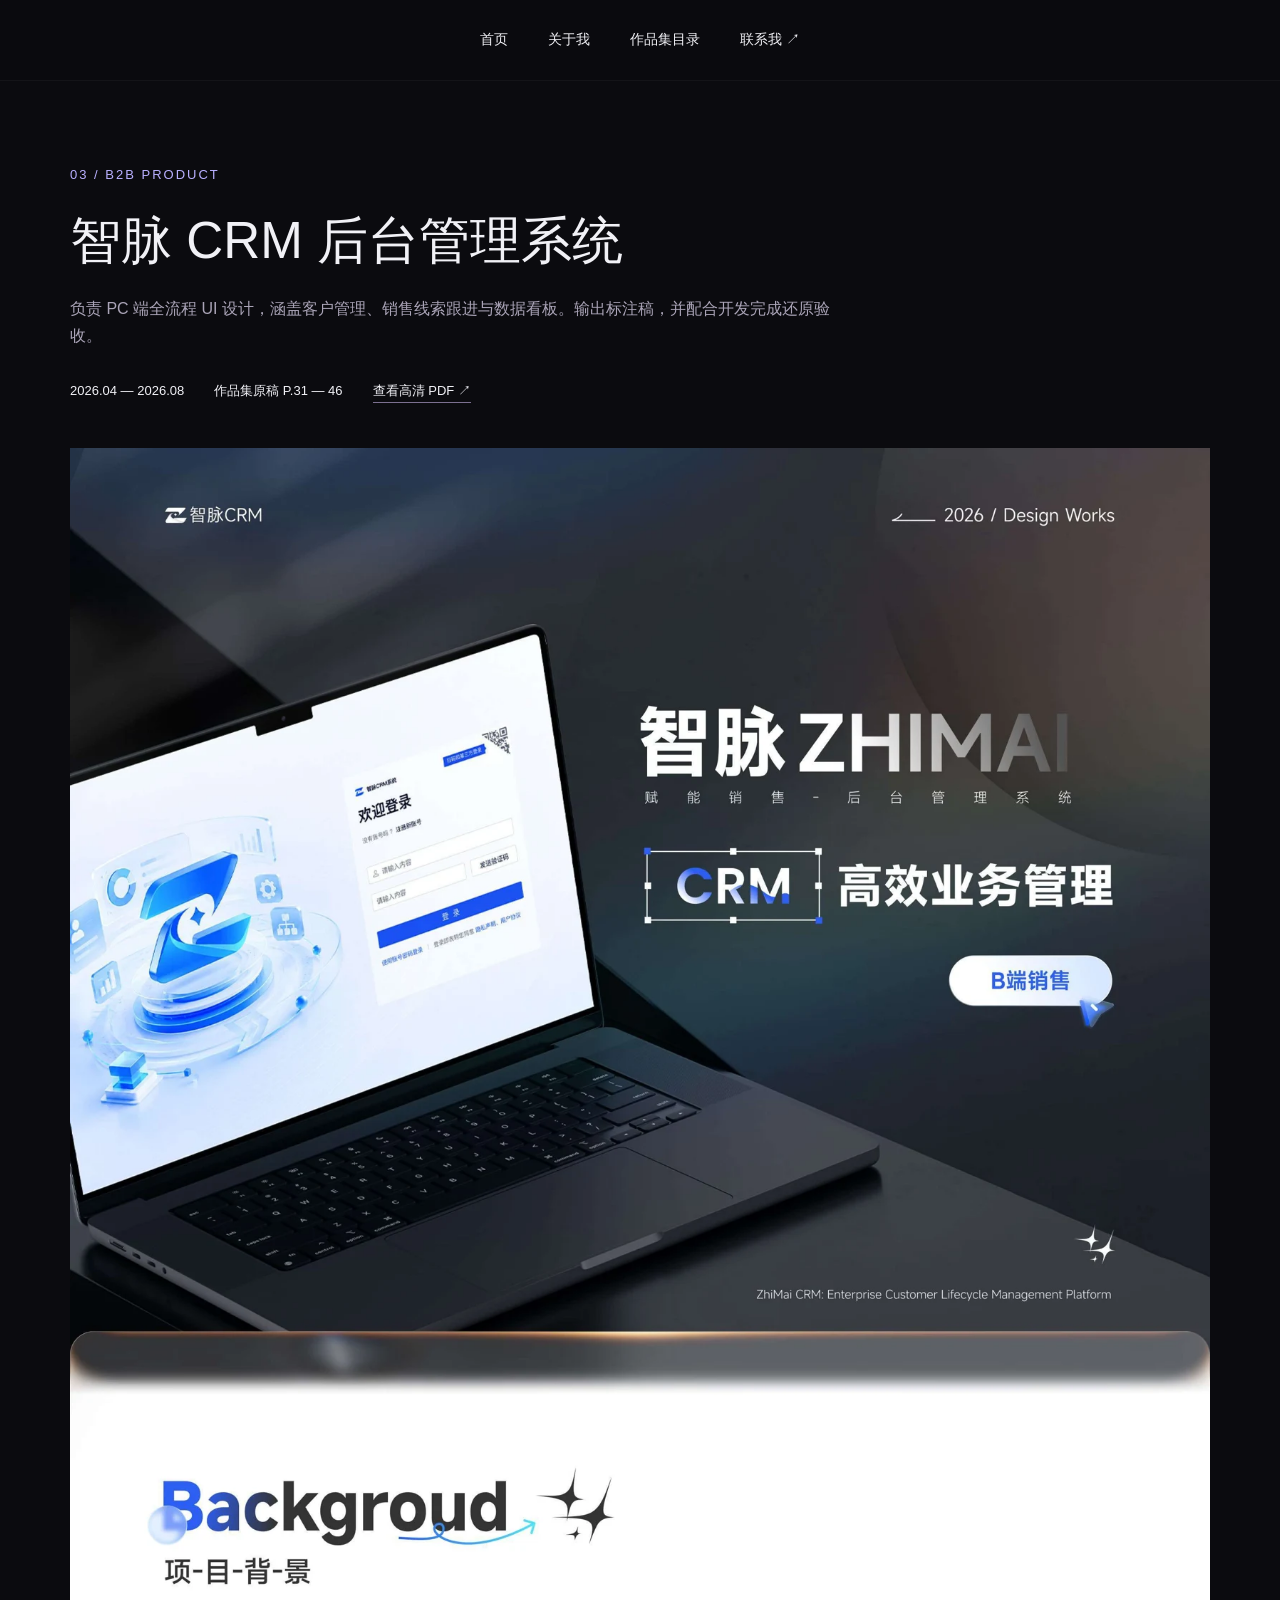
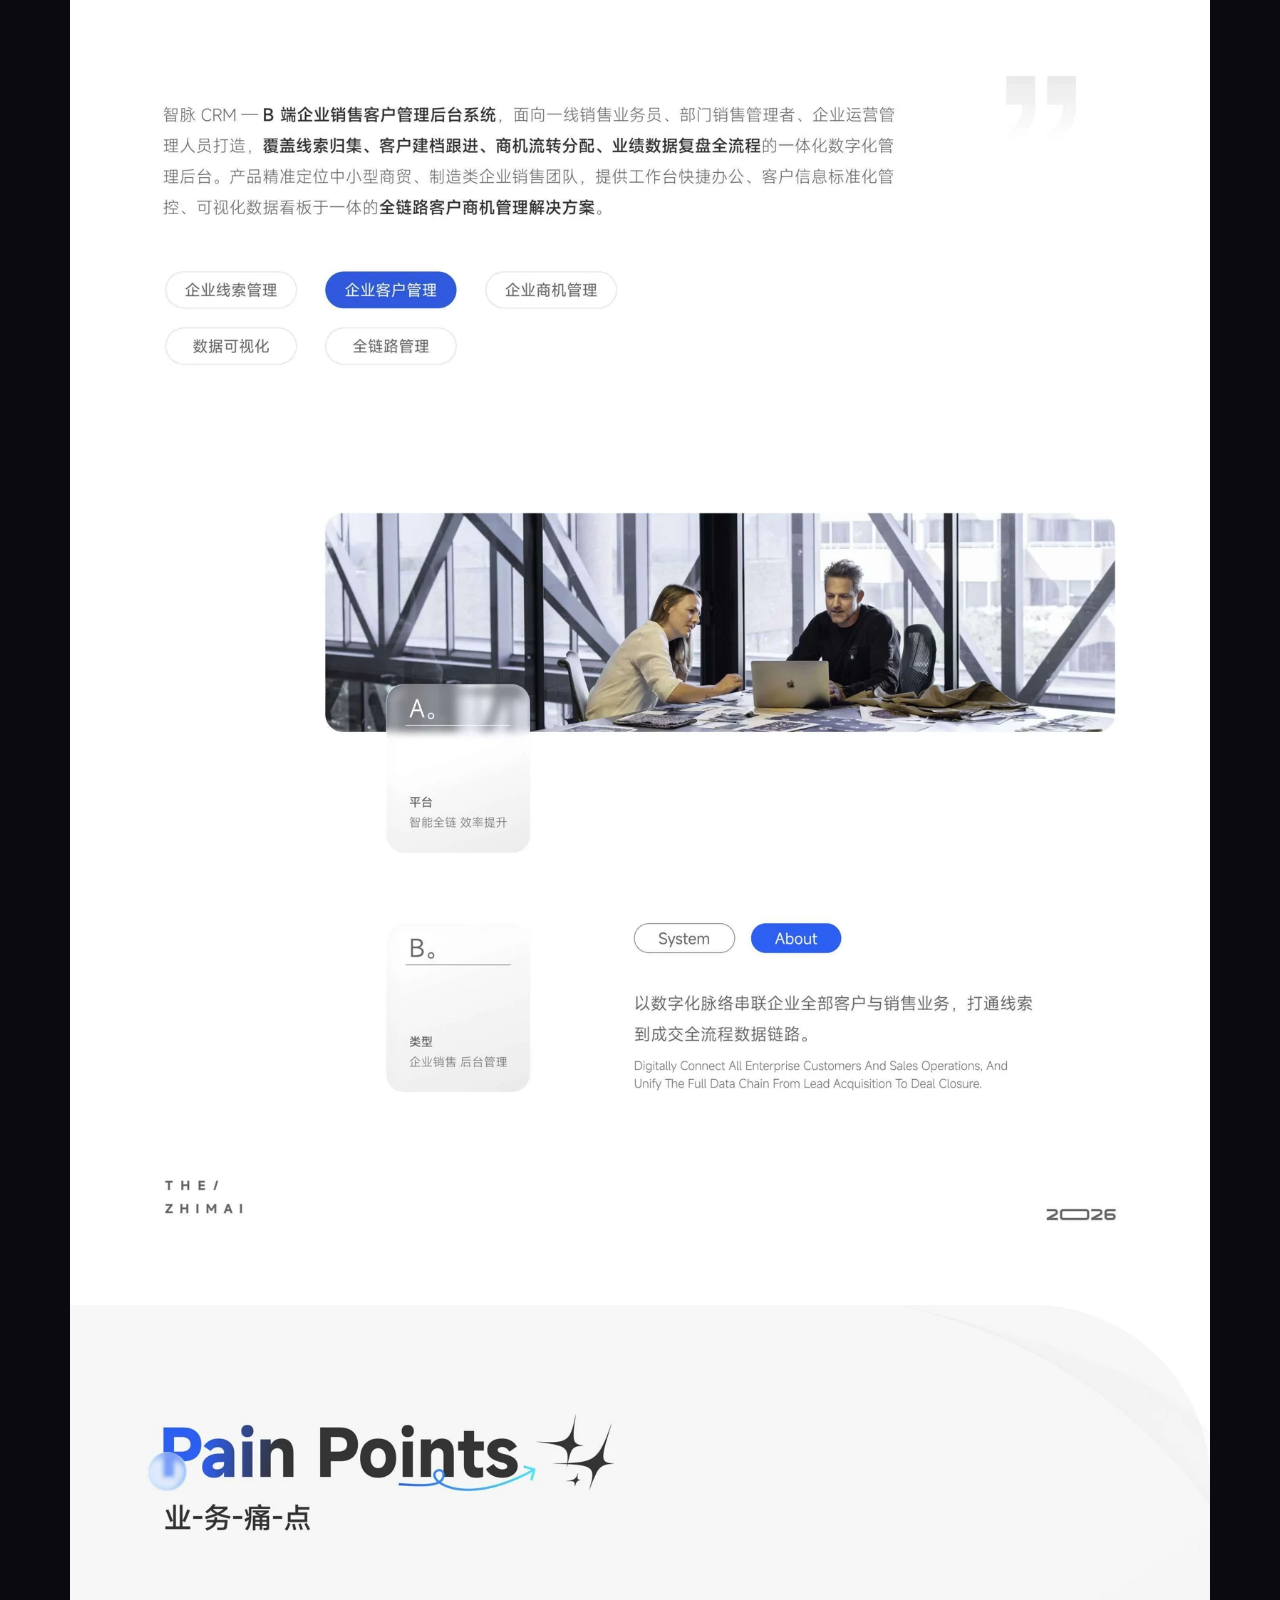
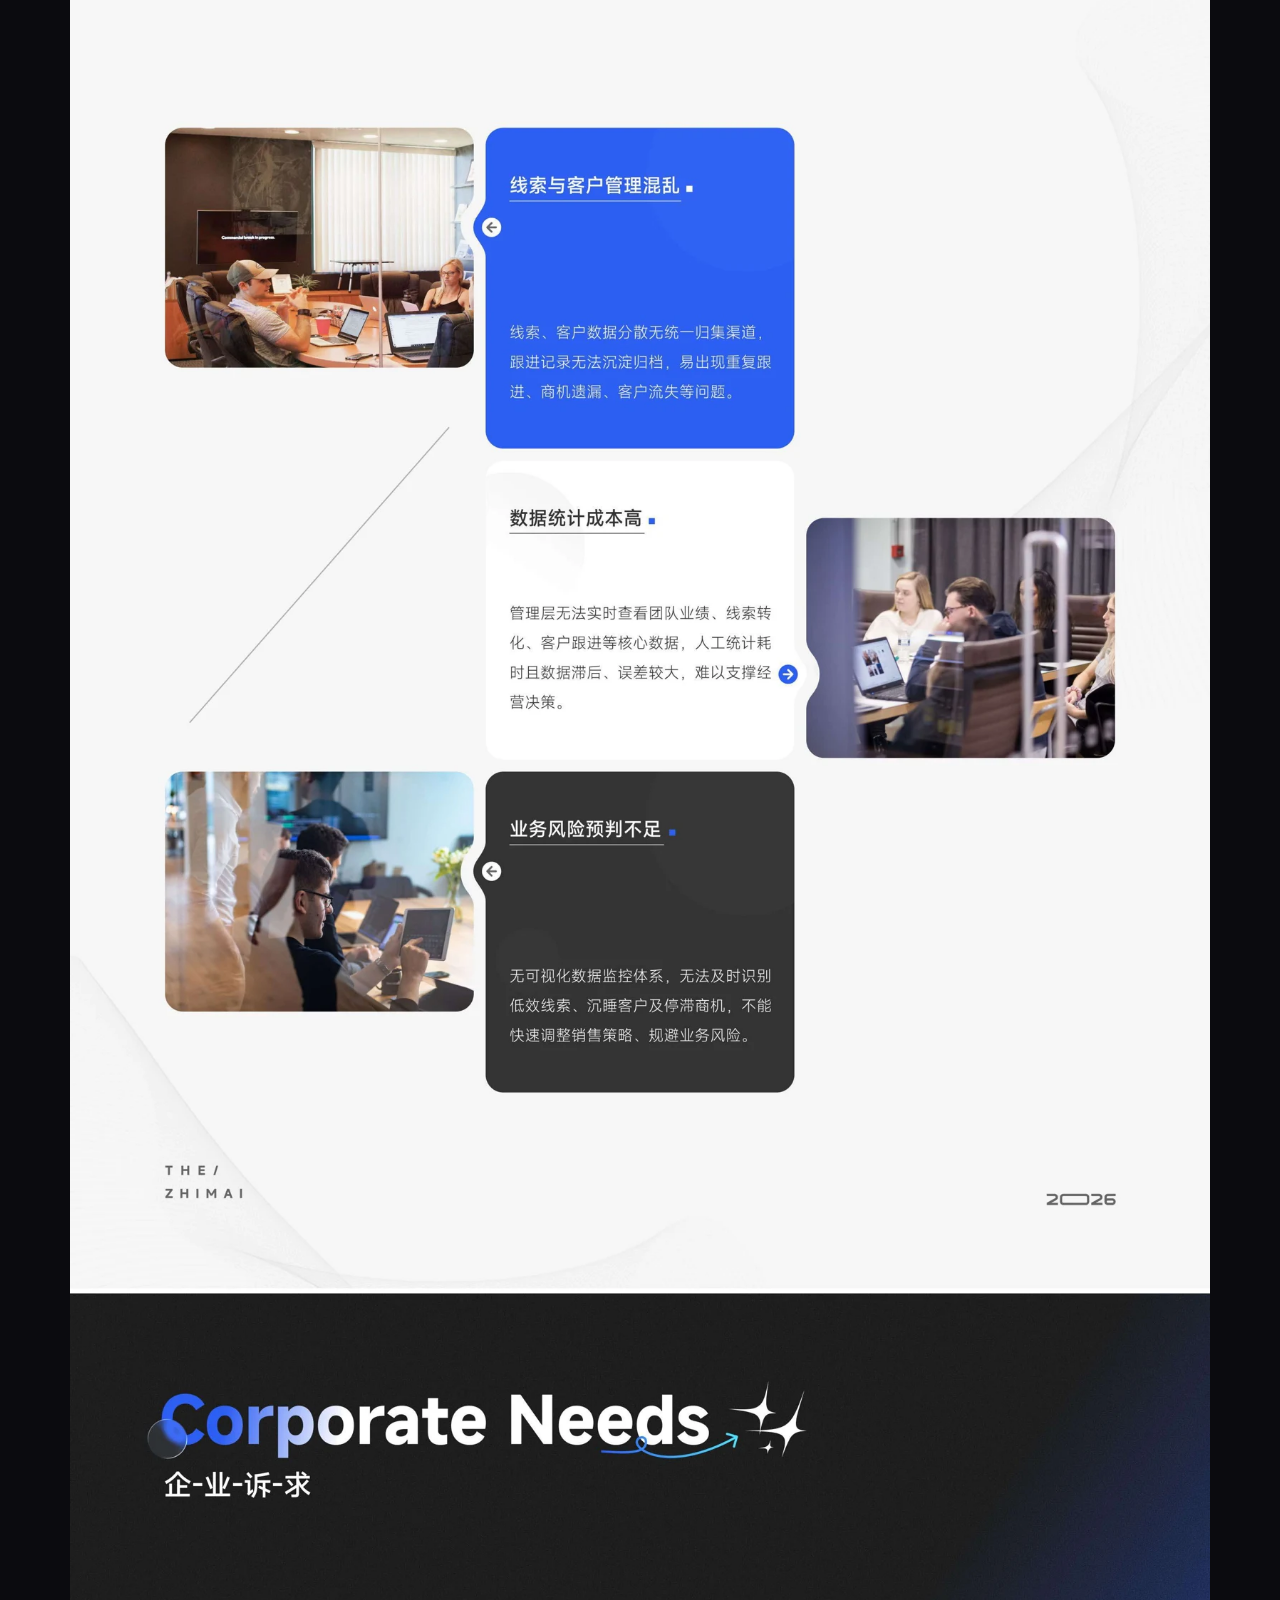
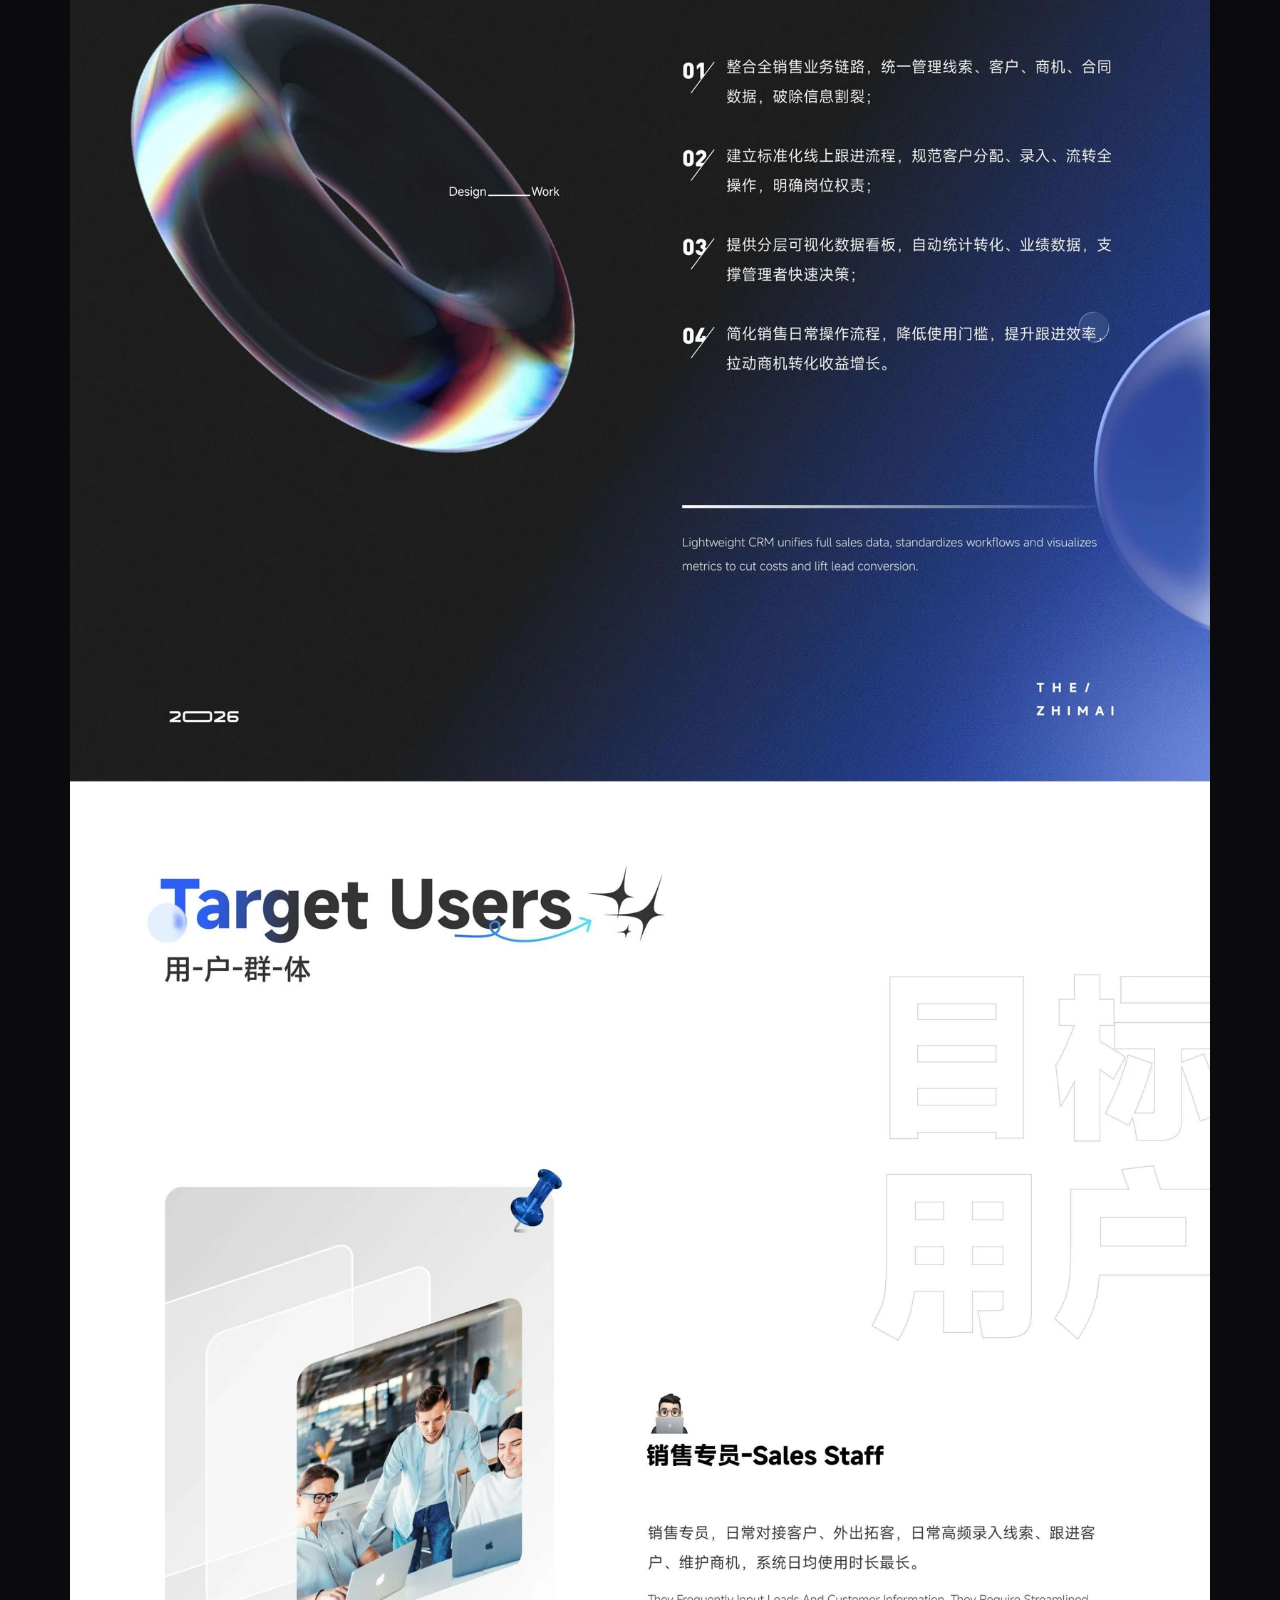
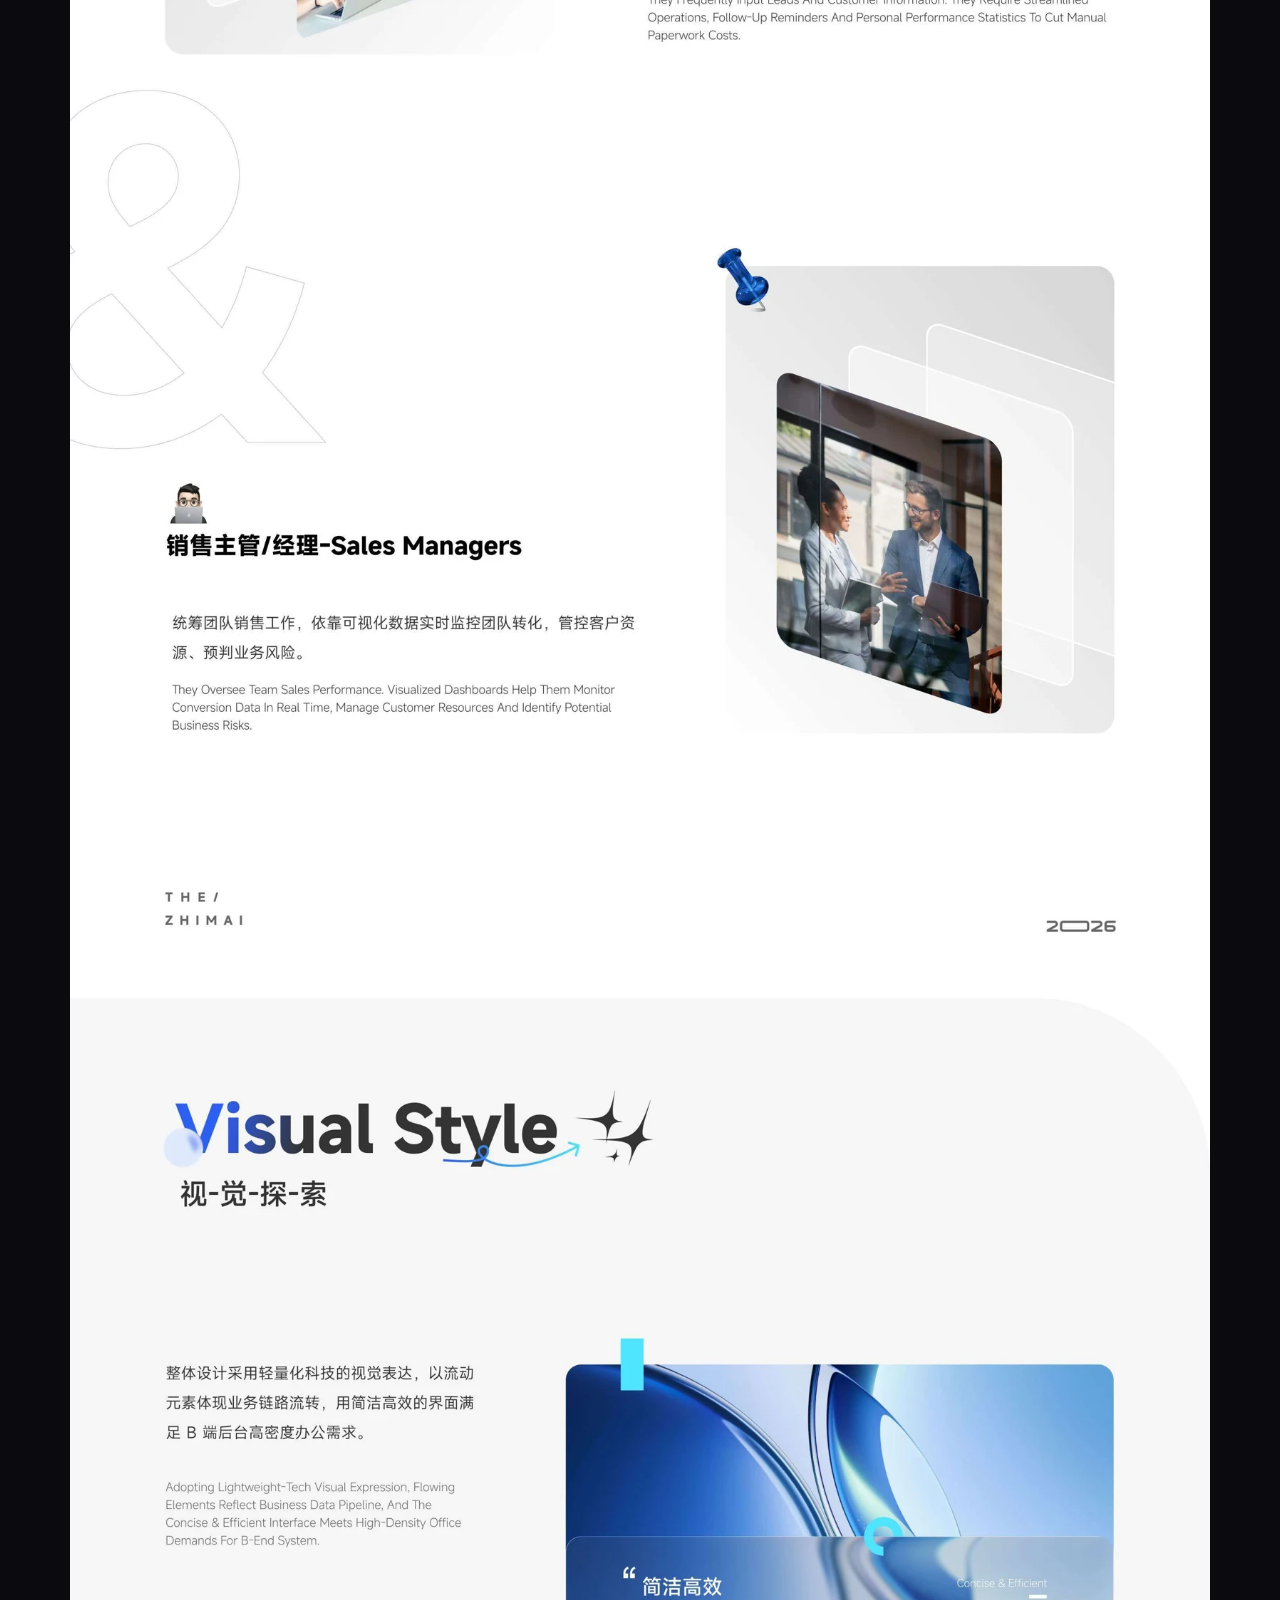
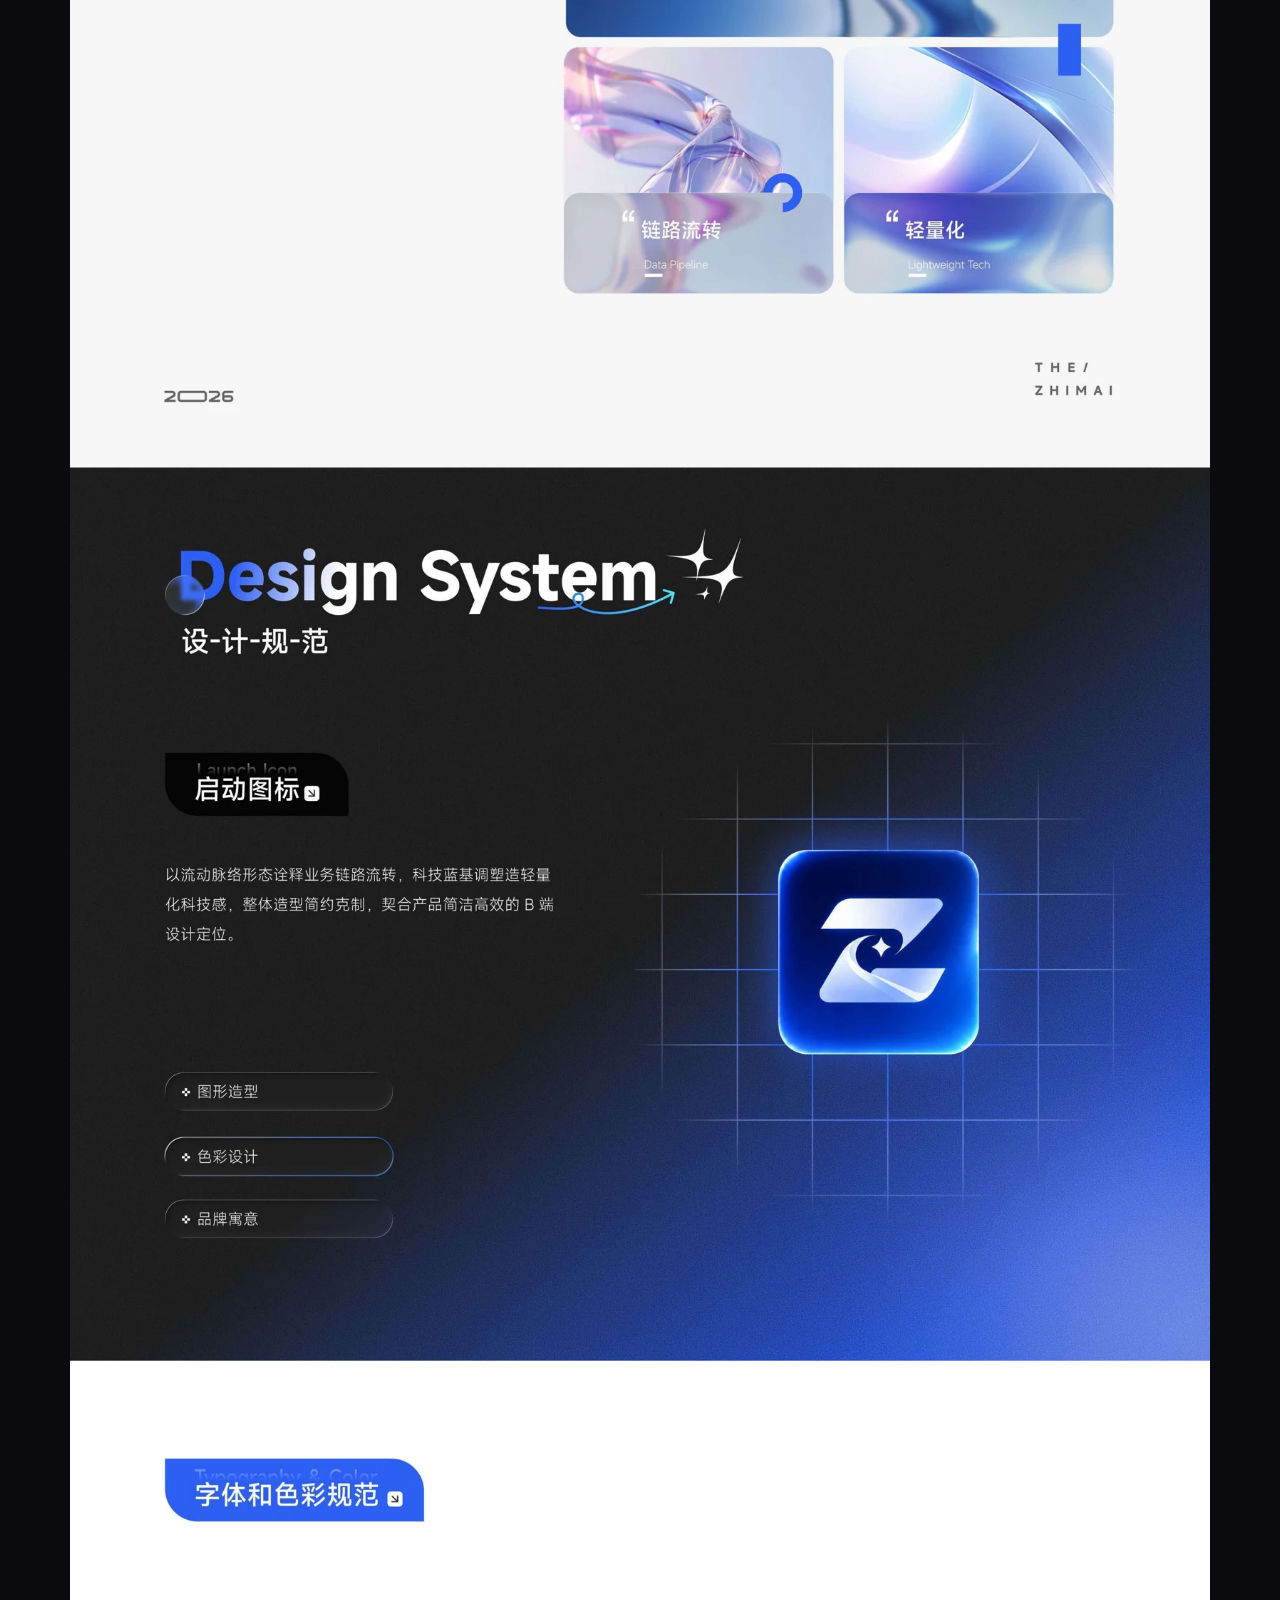
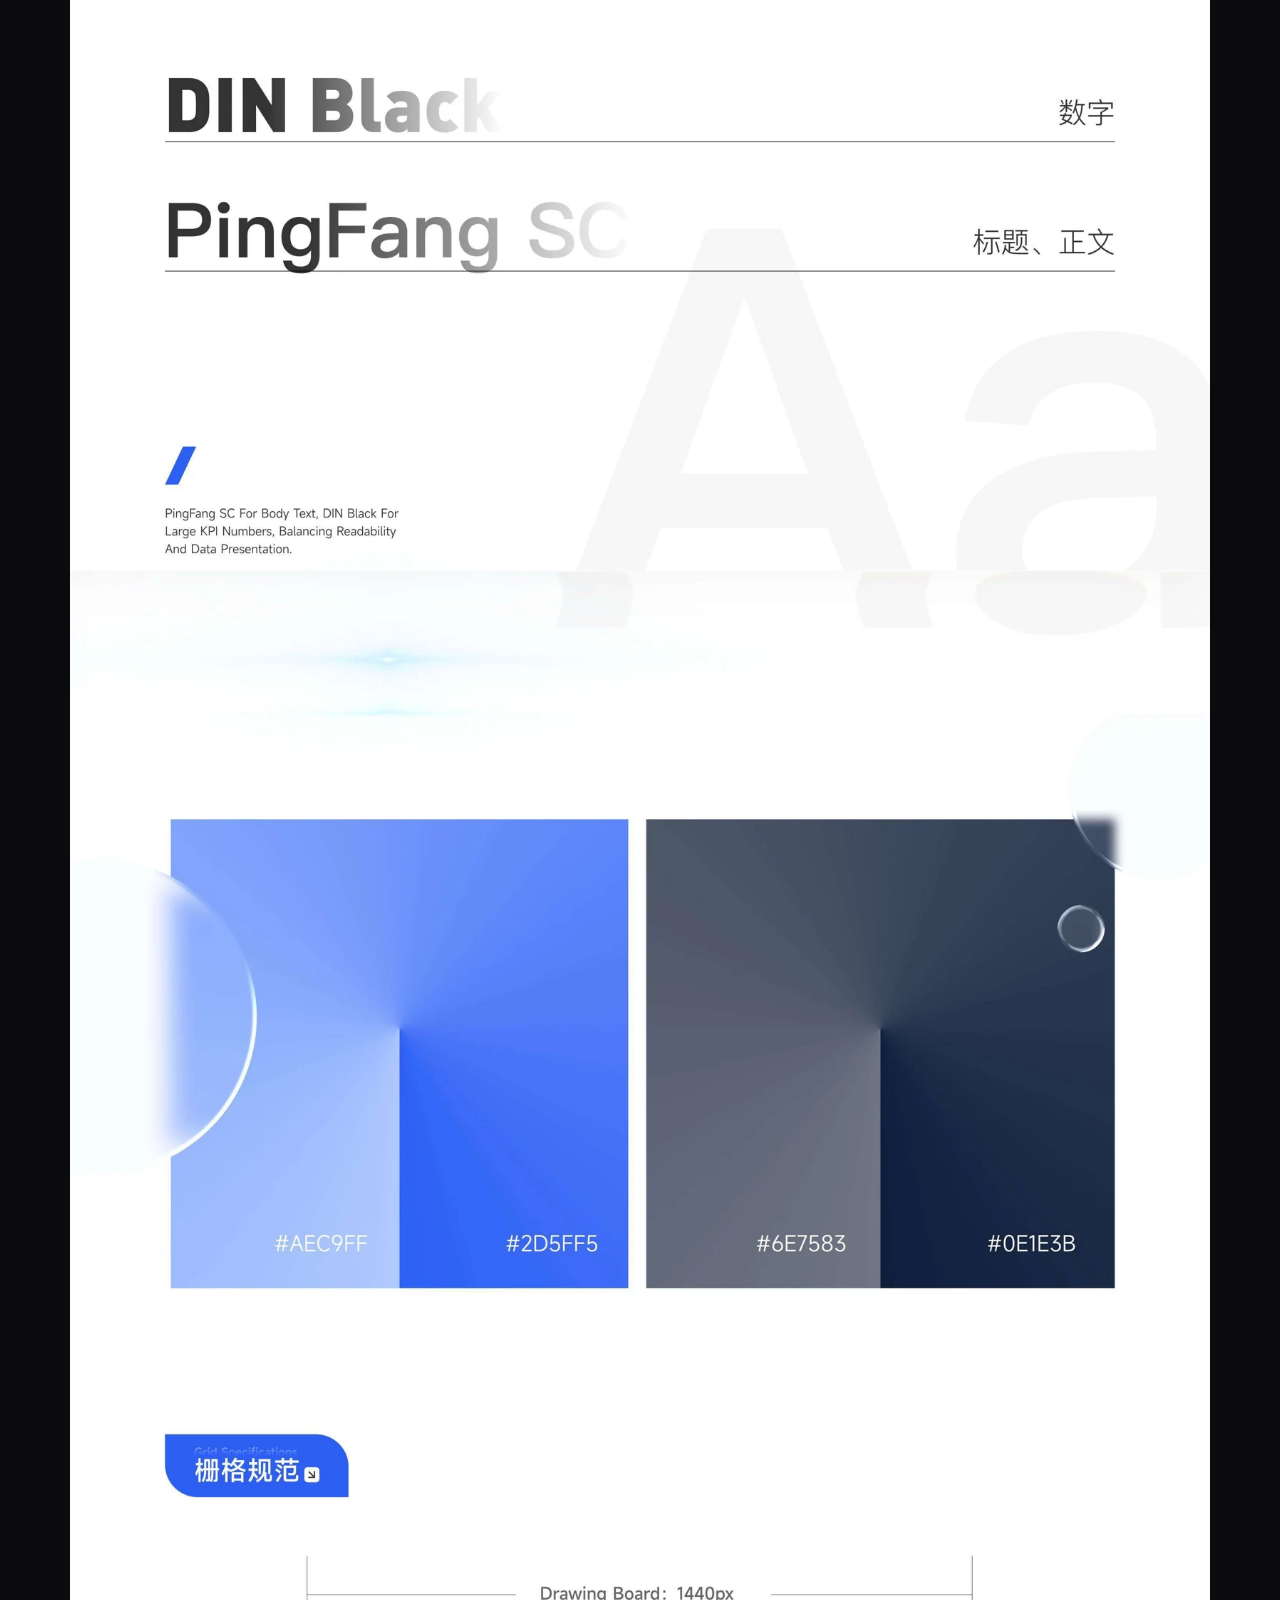
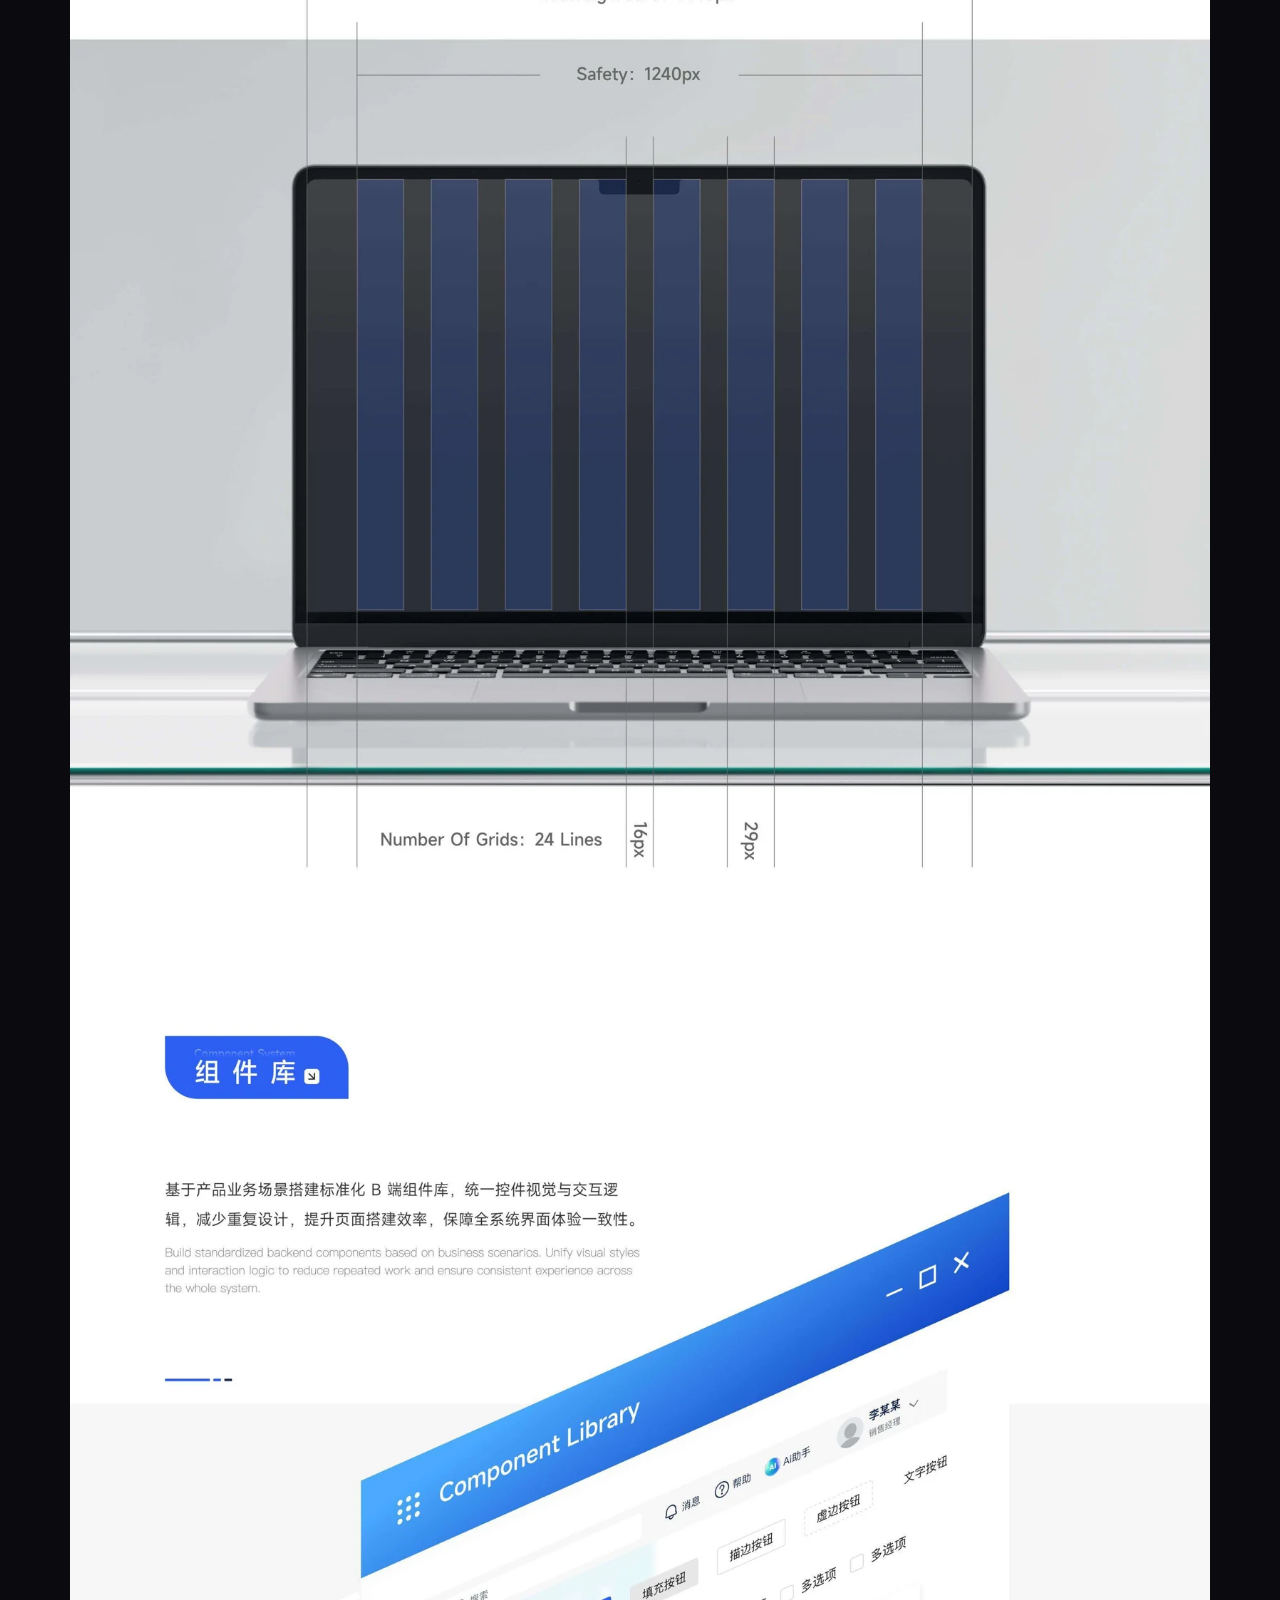
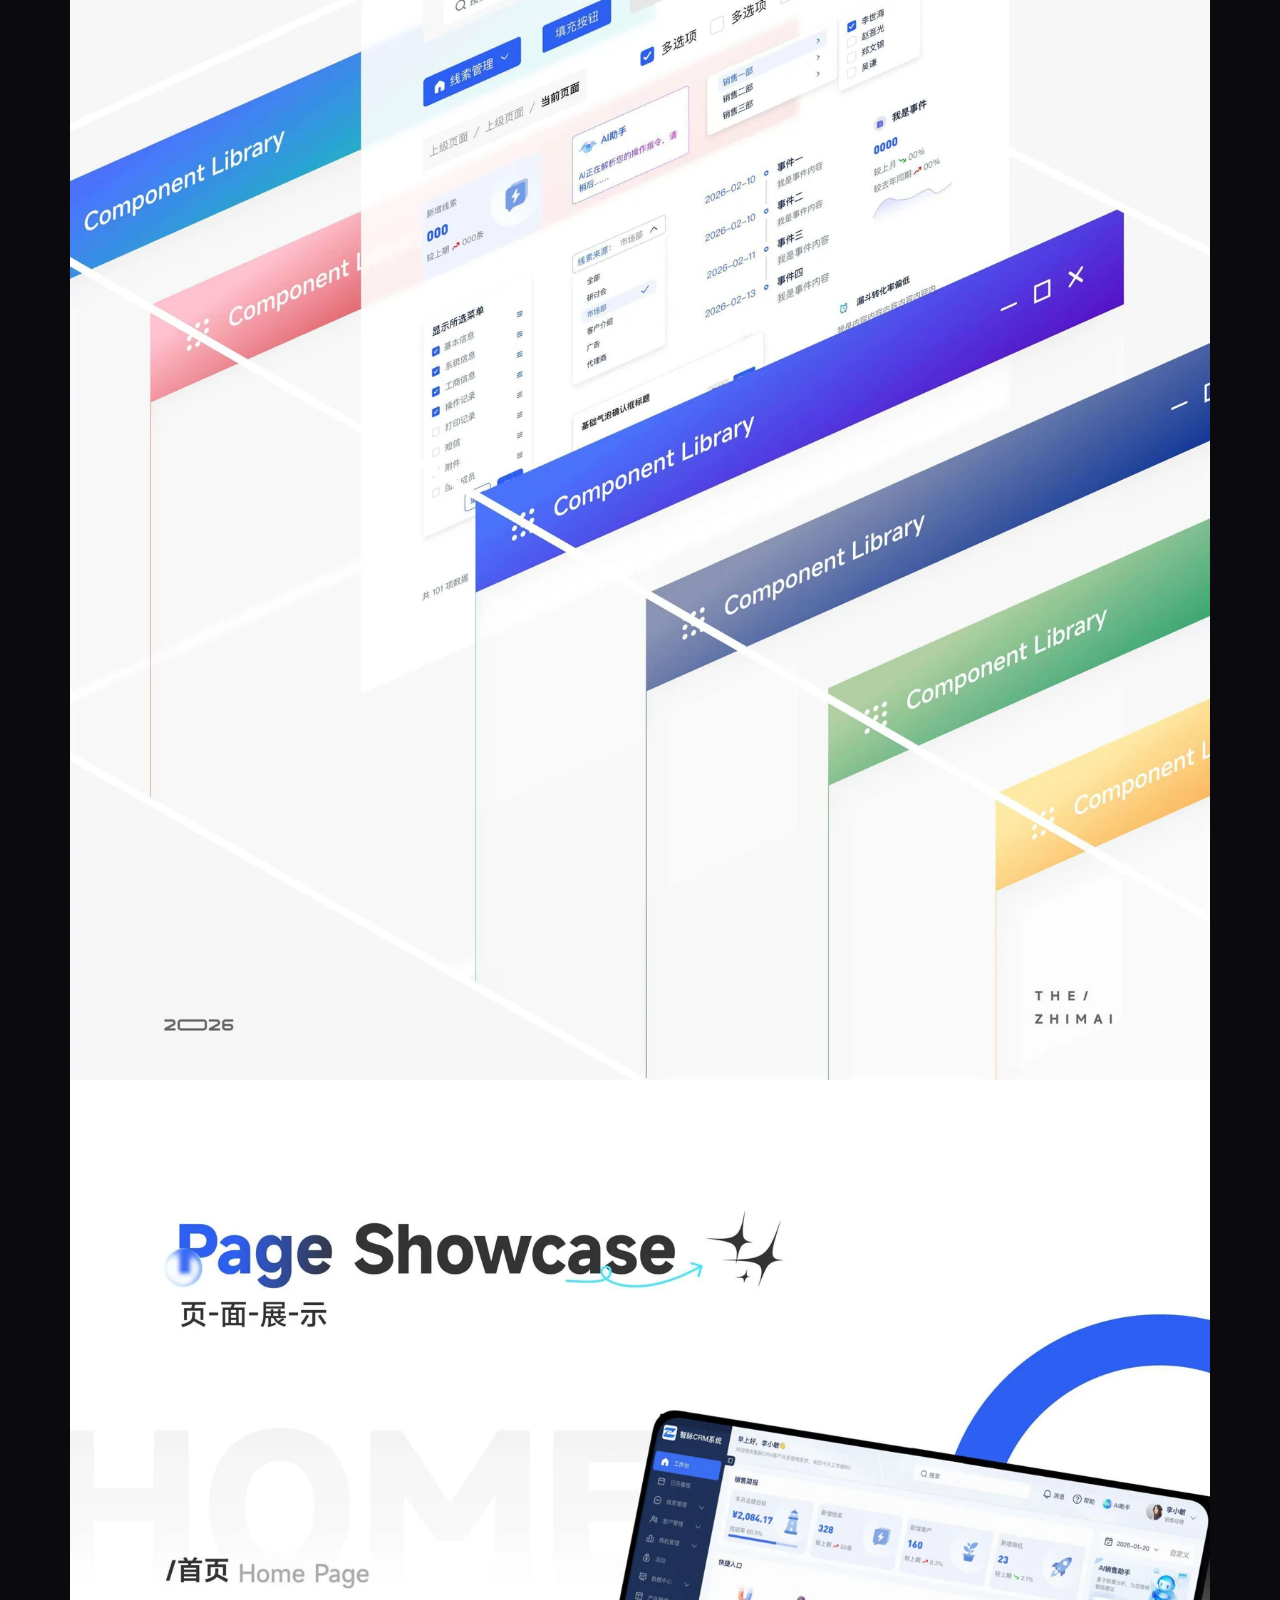
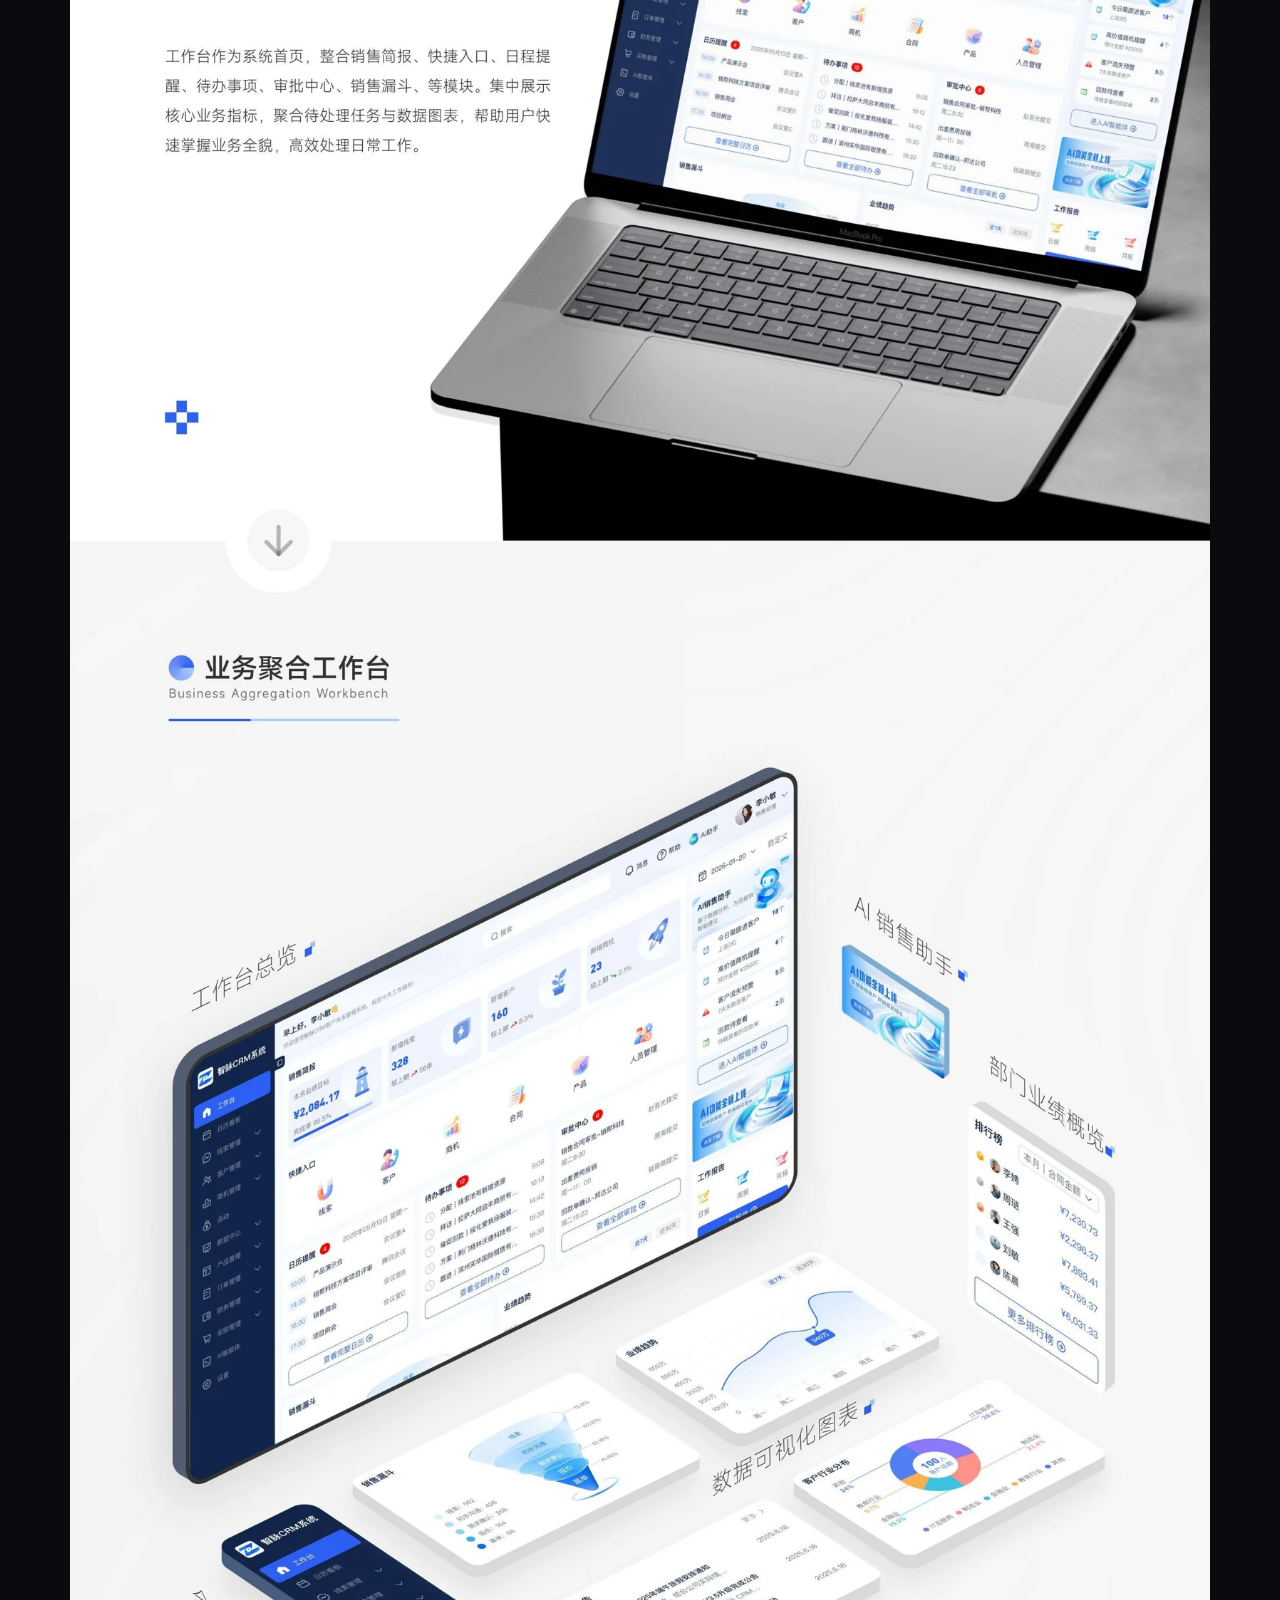
<file: project-crm.html>
<!doctype html><html lang="zh-CN"><head><meta charset="utf-8"><meta name="viewport" content="width=device-width,initial-scale=1"><title>智脉 CRM 后台管理系统 · 任语枫作品集</title><meta name="description" content="负责 PC 端全流程 UI 设计，涵盖客户管理、销售线索跟进与数据看板。输出标注稿，并配合开发完成还原验收。"><link rel="stylesheet" href="profile.css?v=5"><link rel="icon" href="data:image/svg+xml,%3Csvg xmlns='http://www.w3.org/2000/svg' viewBox='0 0 32 32'%3E%3Crect width='32' height='32' rx='8' fill='%23121217'/%3E%3Ctext x='6' y='24' fill='%23b9aeff' font-size='25'%3ER%3C/text%3E%3C/svg%3E"></head><body class="case-page"><header class="topbar"><nav aria-label="项目导航"><a class="logo" href="index.html">首页</a><a href="portfolio.html#about">关于我</a><a href="portfolio.html#work">作品集目录</a><a href="portfolio.html#contact">联系我 ↗</a></nav></header><main class="case-main"><p class="case-kicker">03 / B2B PRODUCT</p><h1>智脉 CRM 后台管理系统</h1><p class="case-intro">负责 PC 端全流程 UI 设计，涵盖客户管理、销售线索跟进与数据看板。输出标注稿，并配合开发完成还原验收。</p><div class="case-meta"><span>2026.04 — 2026.08</span><span>作品集原稿 P.31 — 46</span><a href="assets/portfolio.pdf#page=31" target="_blank" rel="noopener">查看高清 PDF ↗</a></div><div class="case-images"><img src="assets/work-31.webp" alt="智脉 CRM 后台管理系统，作品集原稿第 31 页" fetchpriority="high"><img src="assets/work-32.webp" alt="智脉 CRM 后台管理系统，作品集原稿第 32 页" loading="lazy"><img src="assets/work-33.webp" alt="智脉 CRM 后台管理系统，作品集原稿第 33 页" loading="lazy"><img src="assets/work-34.webp" alt="智脉 CRM 后台管理系统，作品集原稿第 34 页" loading="lazy"><img src="assets/work-35.webp" alt="智脉 CRM 后台管理系统，作品集原稿第 35 页" loading="lazy"><img src="assets/work-36.webp" alt="智脉 CRM 后台管理系统，作品集原稿第 36 页" loading="lazy"><img src="assets/work-37.webp" alt="智脉 CRM 后台管理系统，作品集原稿第 37 页" loading="lazy"><img src="assets/work-38.webp" alt="智脉 CRM 后台管理系统，作品集原稿第 38 页" loading="lazy"><img src="assets/work-39.webp" alt="智脉 CRM 后台管理系统，作品集原稿第 39 页" loading="lazy"><img src="assets/work-40.webp" alt="智脉 CRM 后台管理系统，作品集原稿第 40 页" loading="lazy"><img src="assets/work-41.webp" alt="智脉 CRM 后台管理系统，作品集原稿第 41 页" loading="lazy"><img src="assets/work-42.webp" alt="智脉 CRM 后台管理系统，作品集原稿第 42 页" loading="lazy"><img src="assets/work-43.webp" alt="智脉 CRM 后台管理系统，作品集原稿第 43 页" loading="lazy"><img src="assets/work-44.webp" alt="智脉 CRM 后台管理系统，作品集原稿第 44 页" loading="lazy"><img src="assets/work-45.webp" alt="智脉 CRM 后台管理系统，作品集原稿第 45 页" loading="lazy"><img src="assets/work-46.webp" alt="智脉 CRM 后台管理系统，作品集原稿第 46 页" loading="lazy"></div><div class="case-end"><a href="portfolio.html#work">← 返回作品集目录</a><a href="project-visual.html">下一个：运营视觉 · 狐小九品牌 IP ↗</a></div></main><script src="cursor-glow.js?v=1"></script></body></html>
</file>
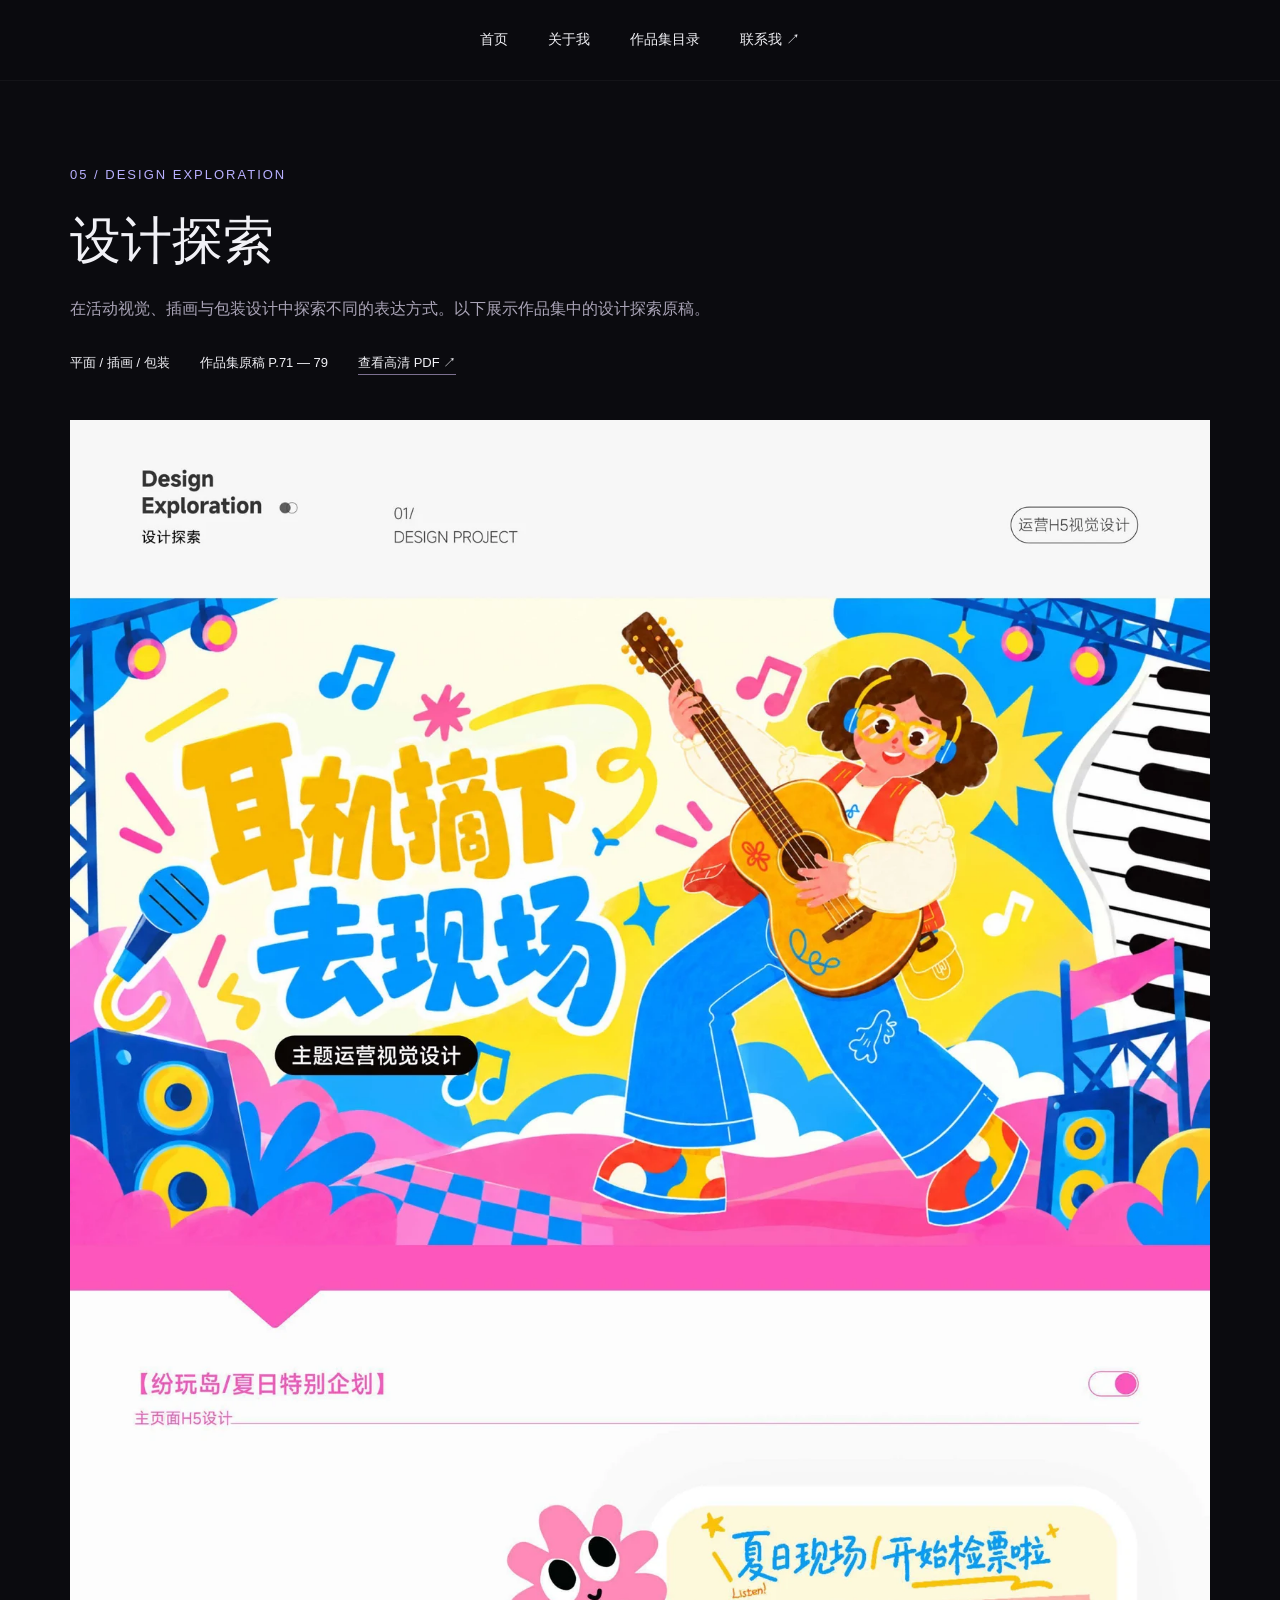
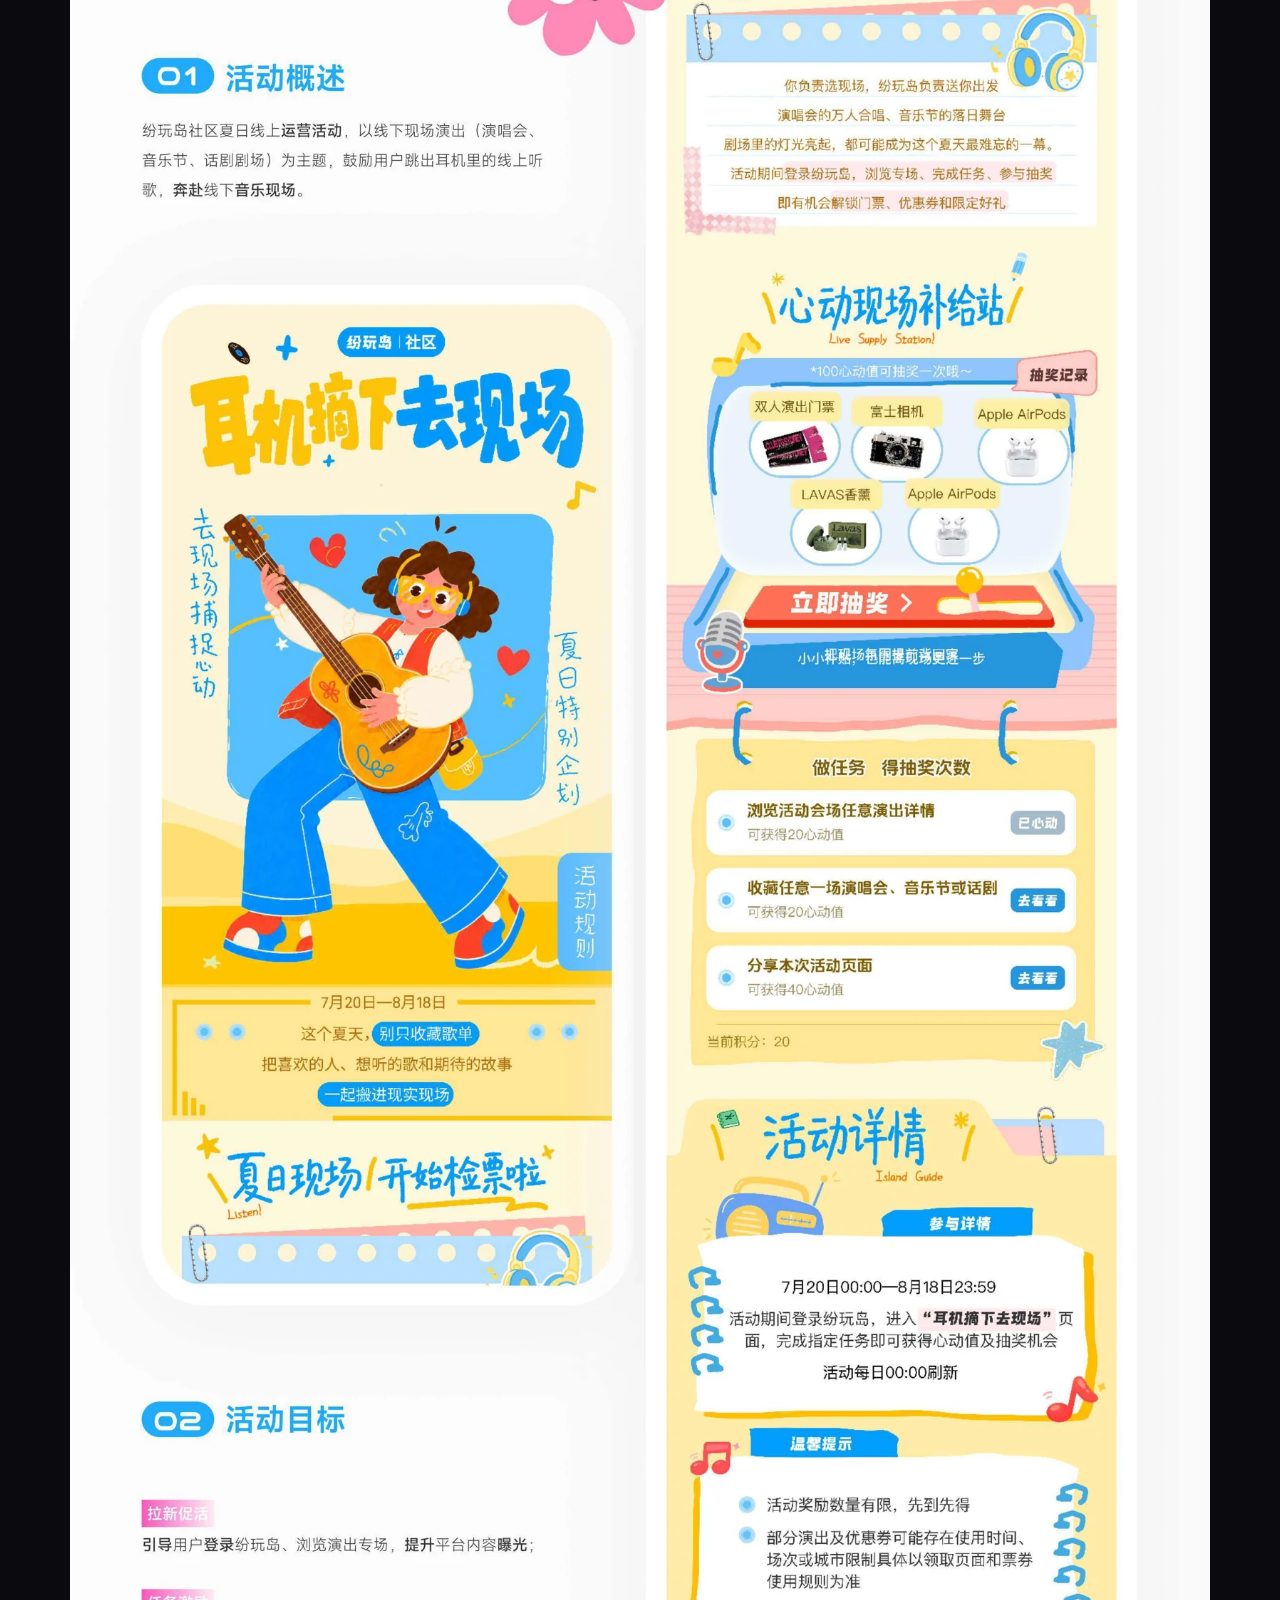
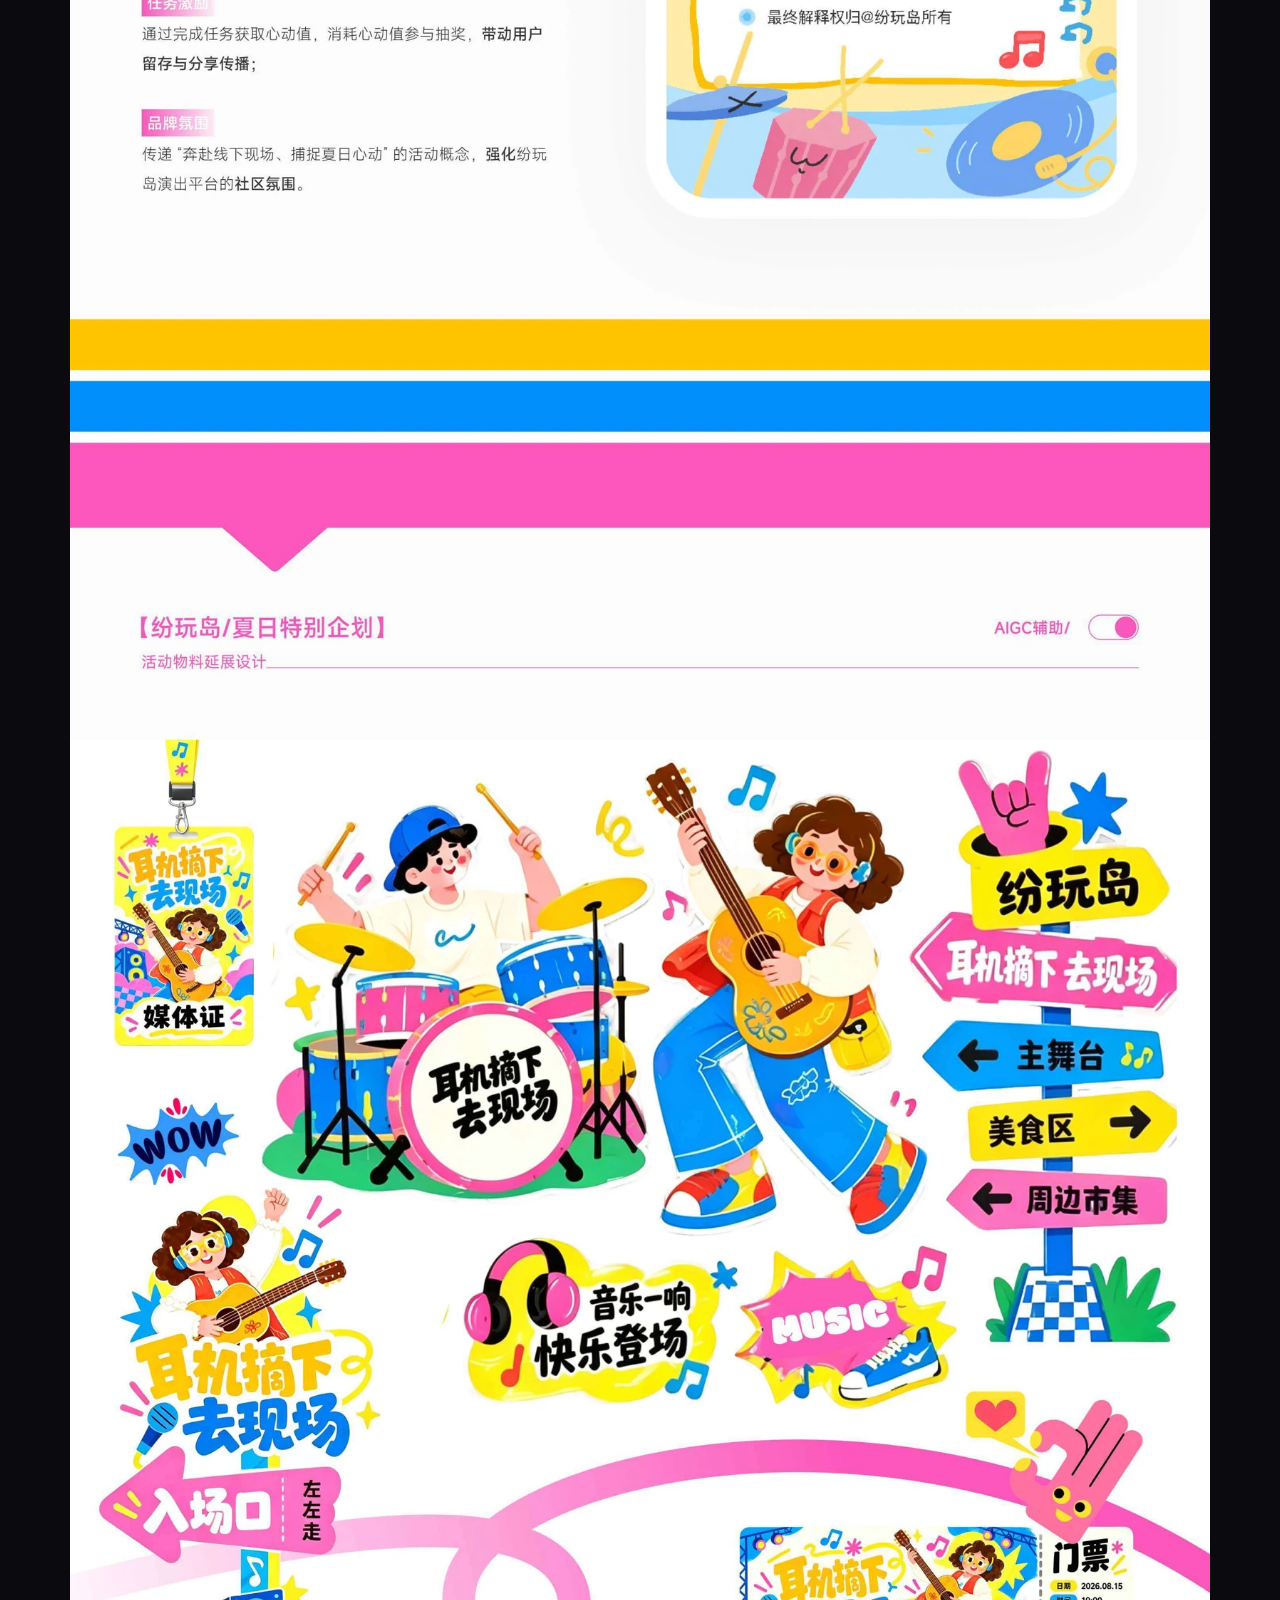
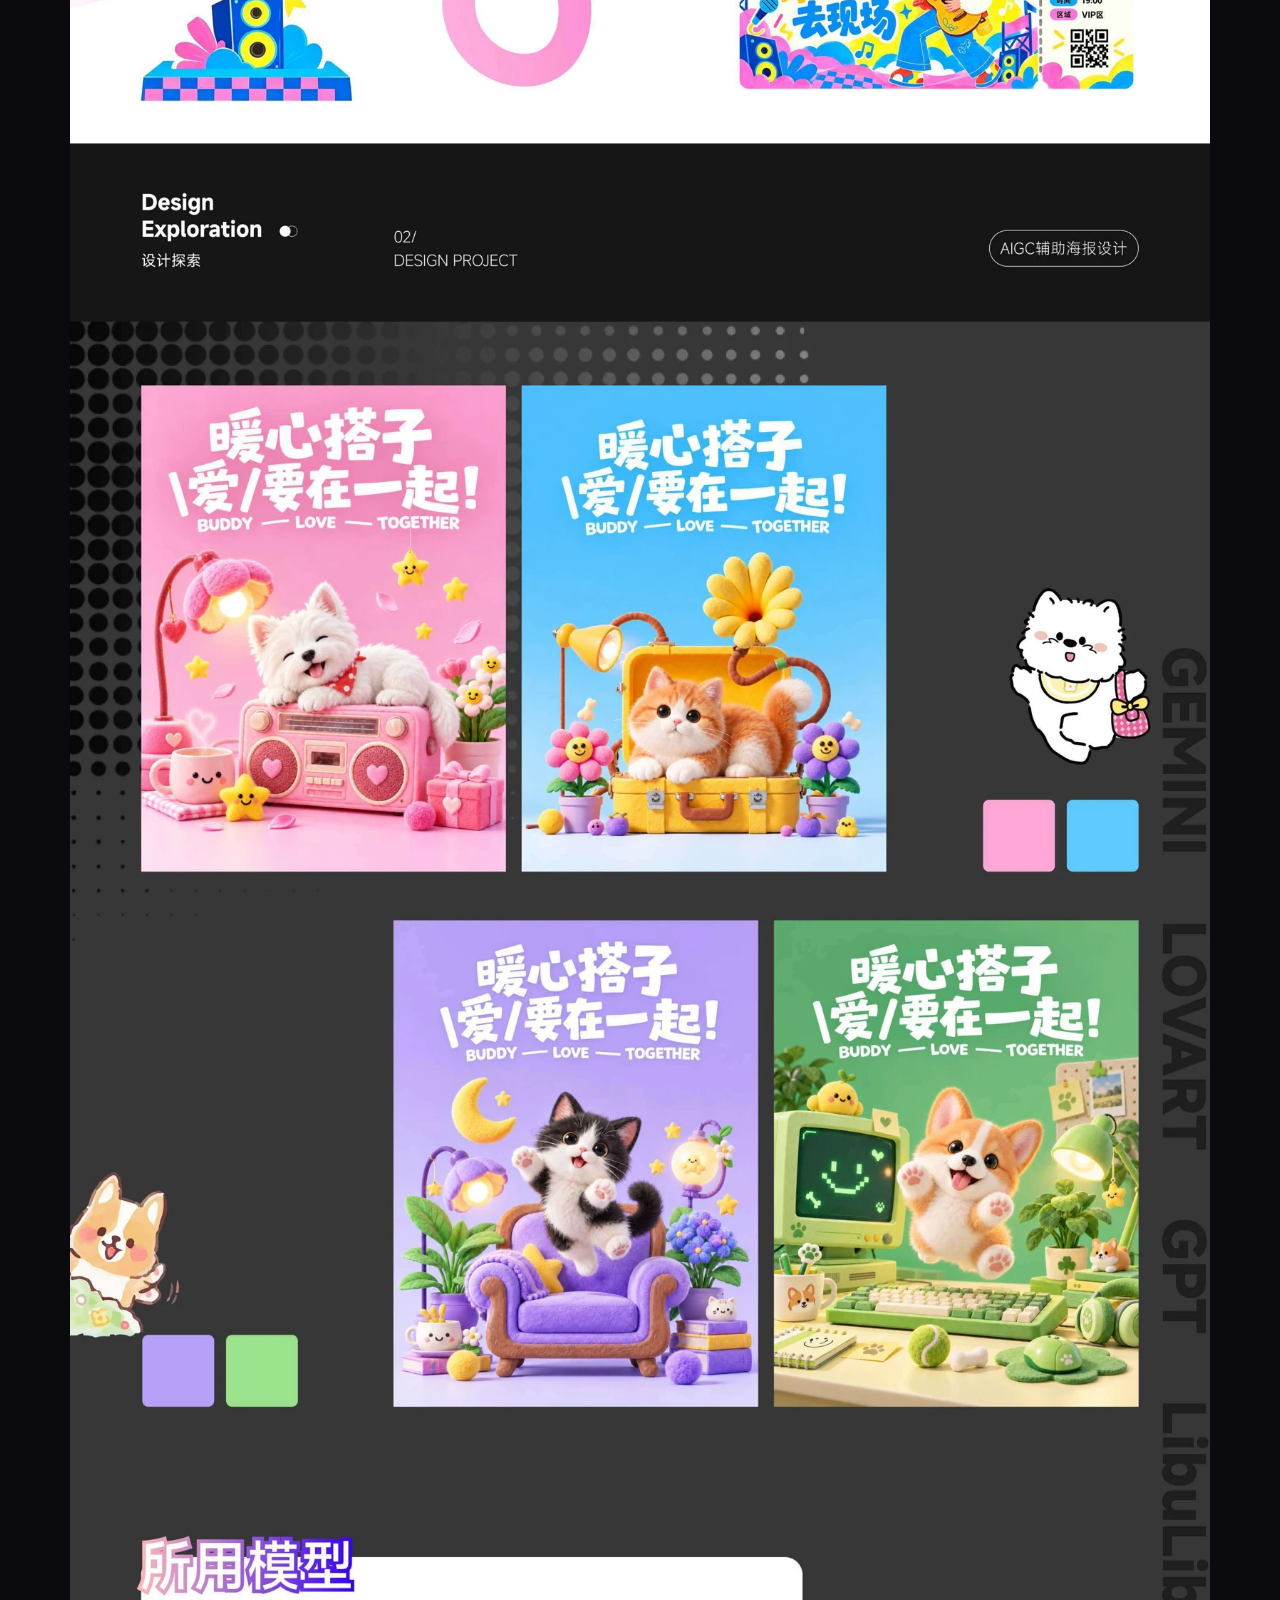
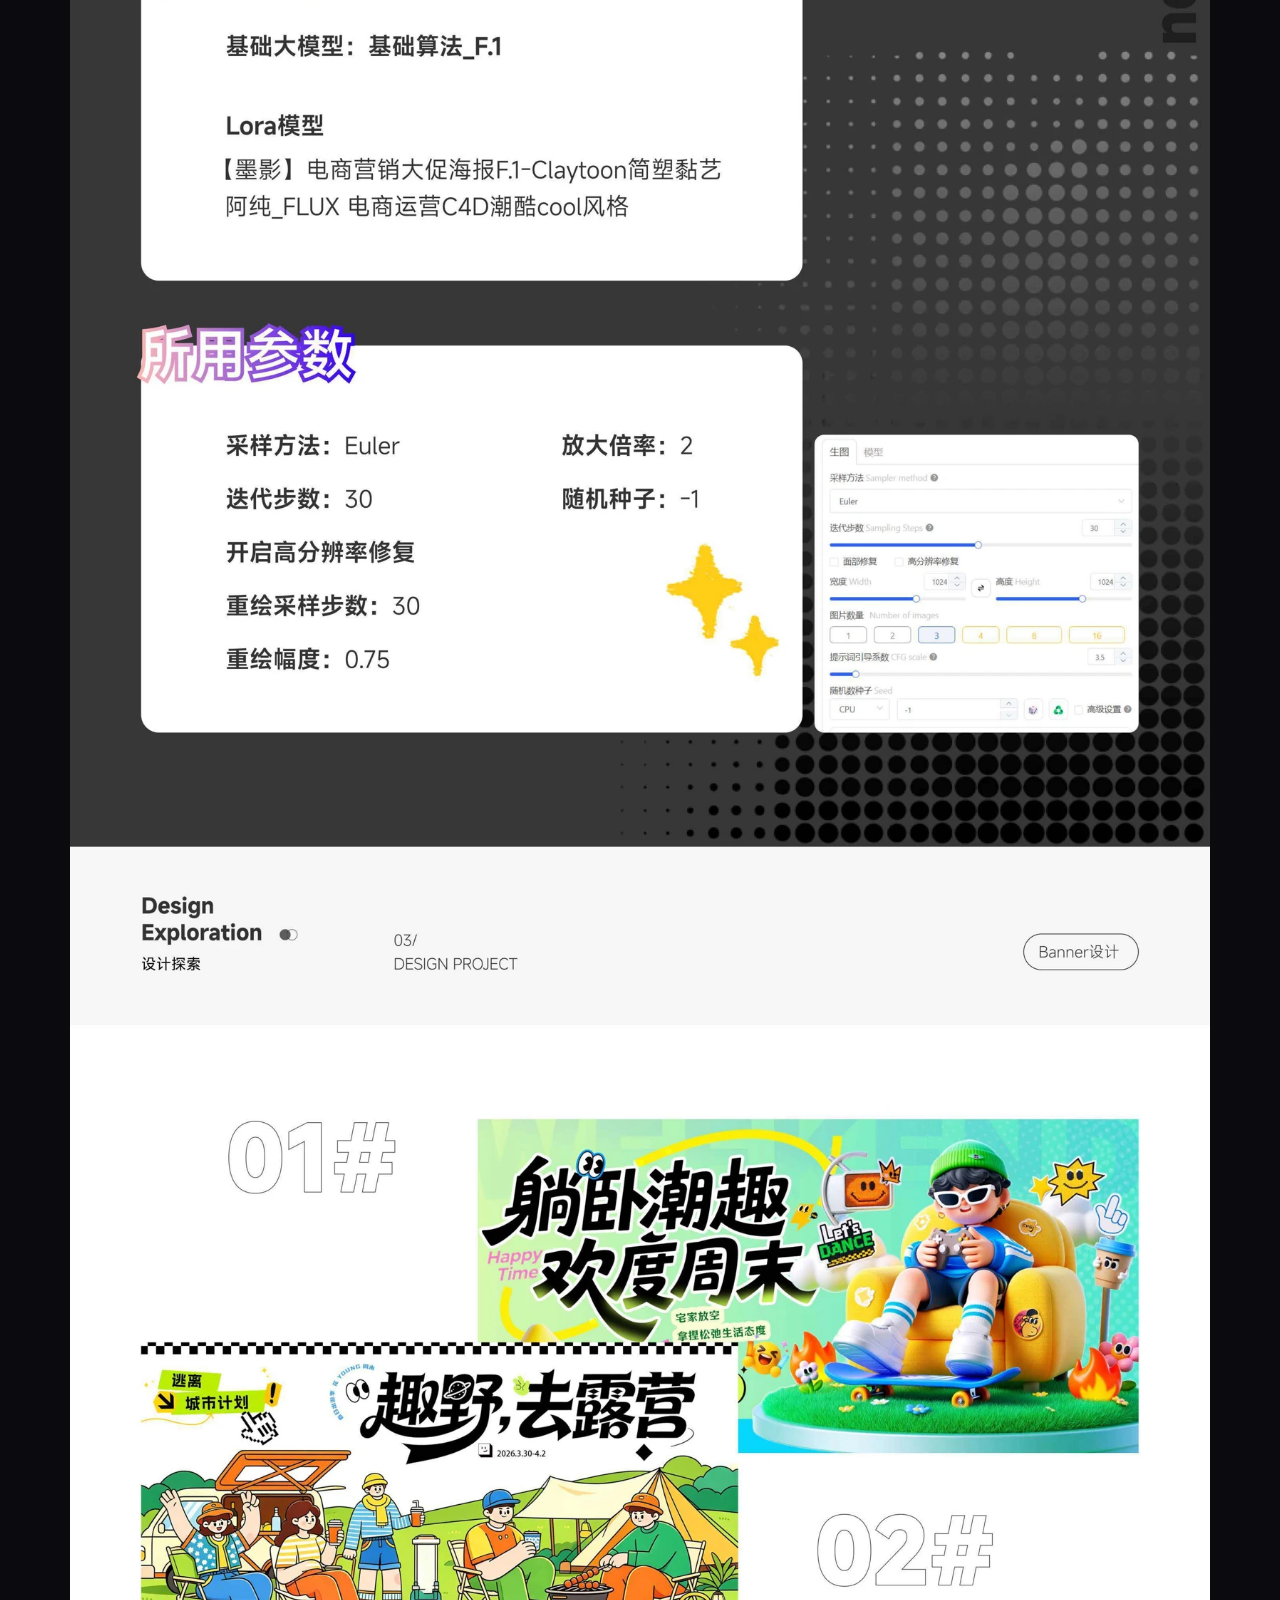
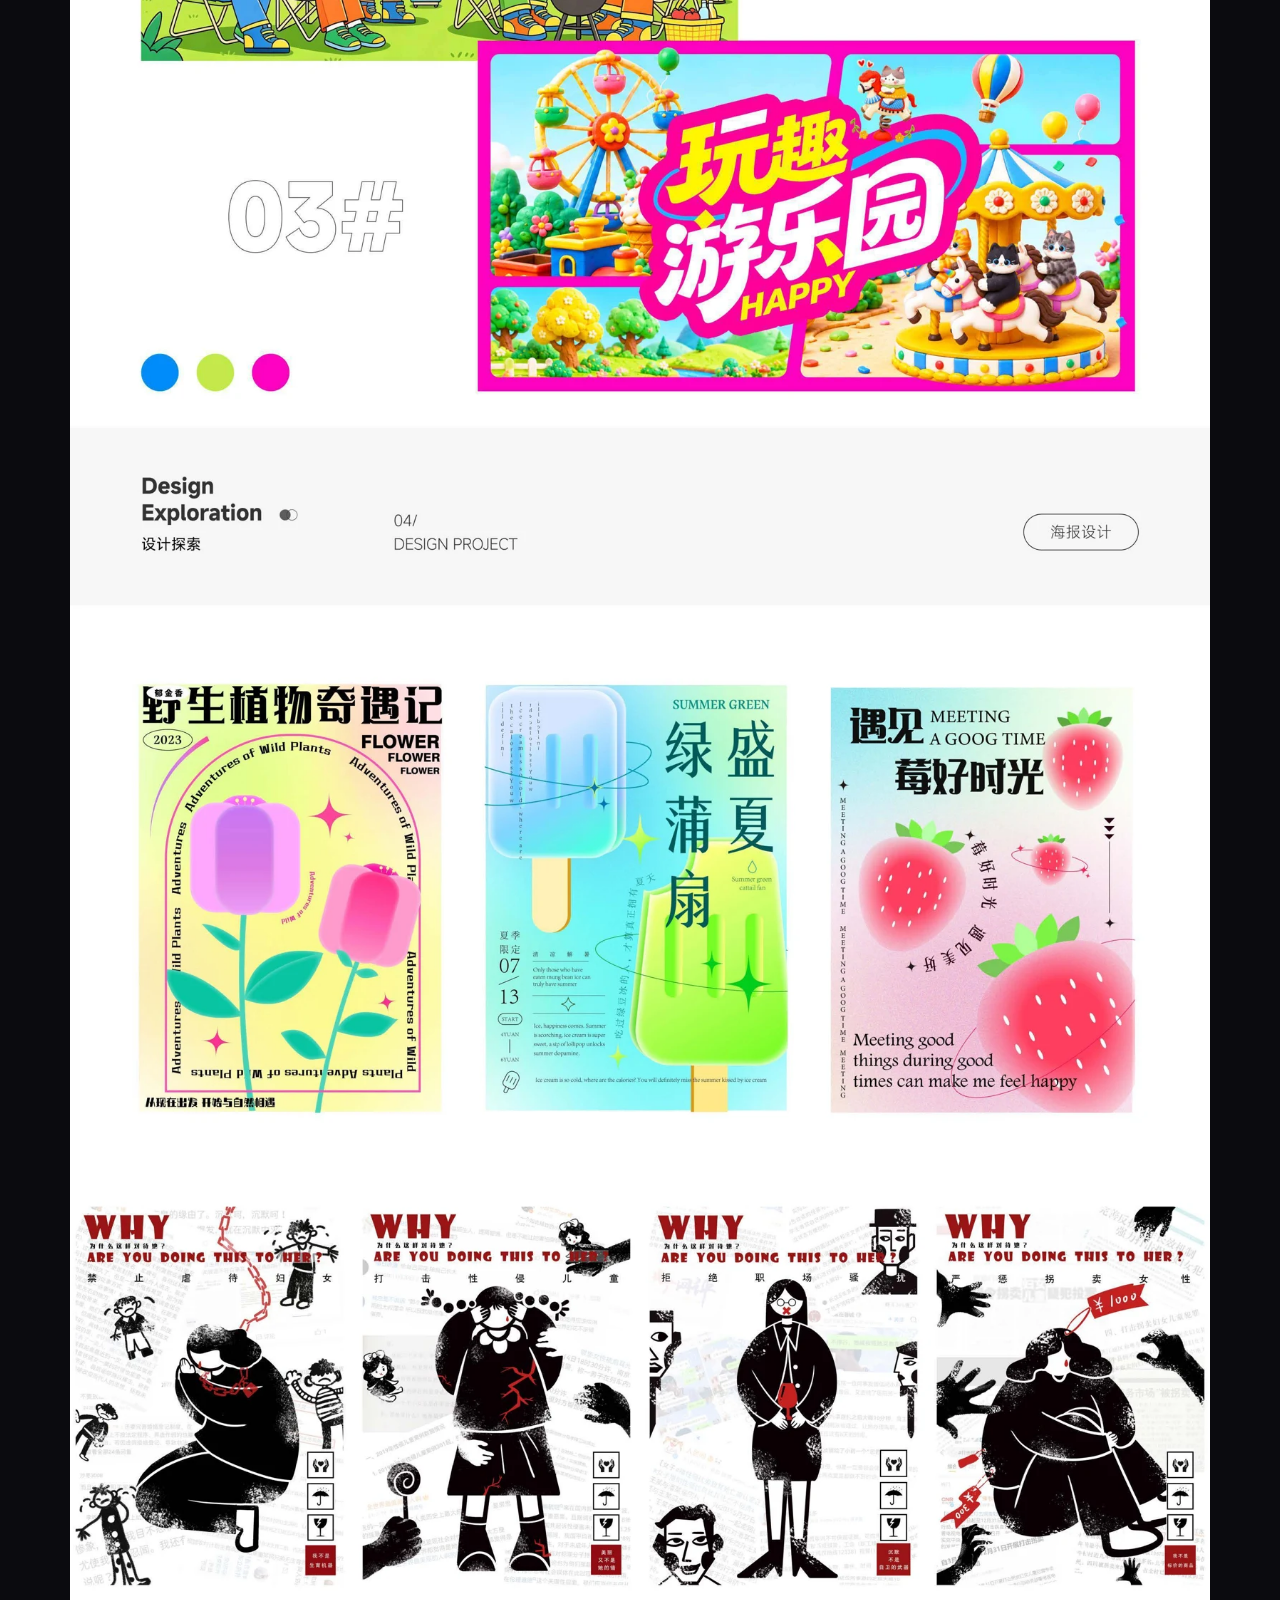
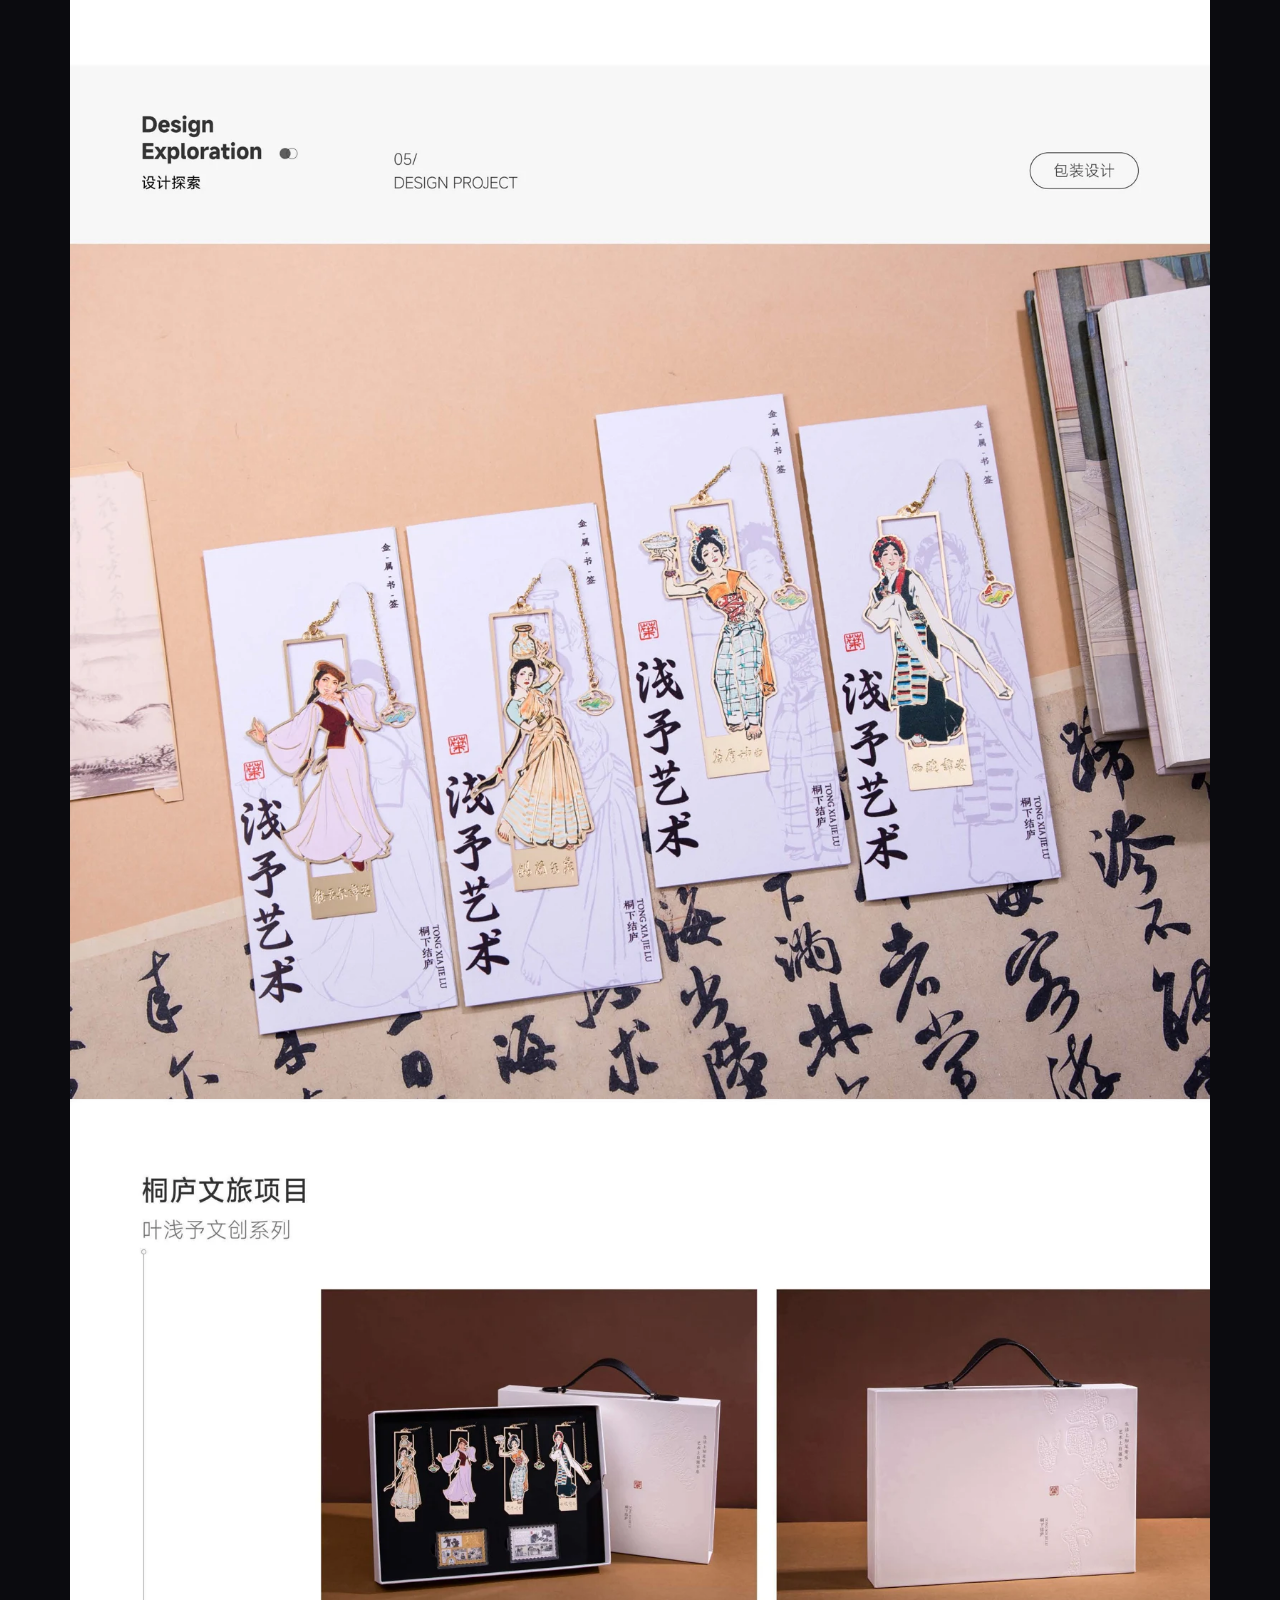
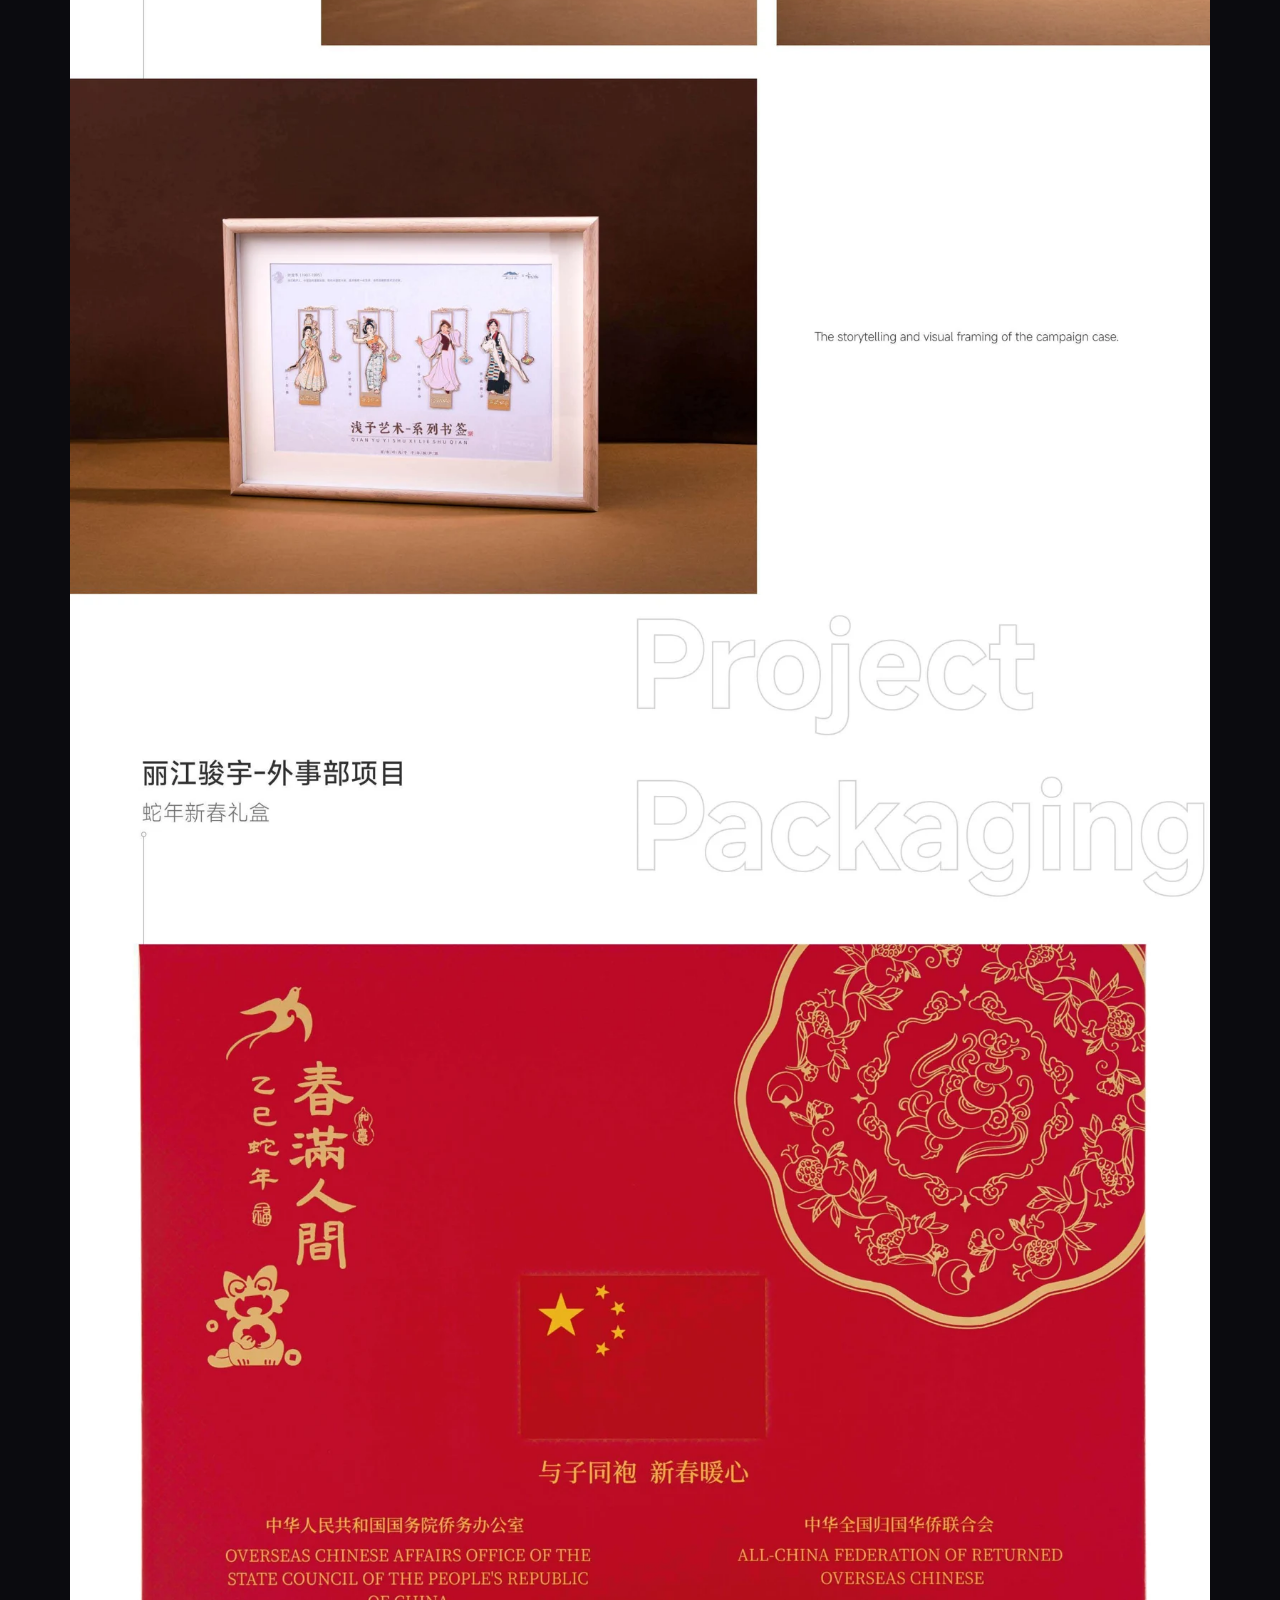
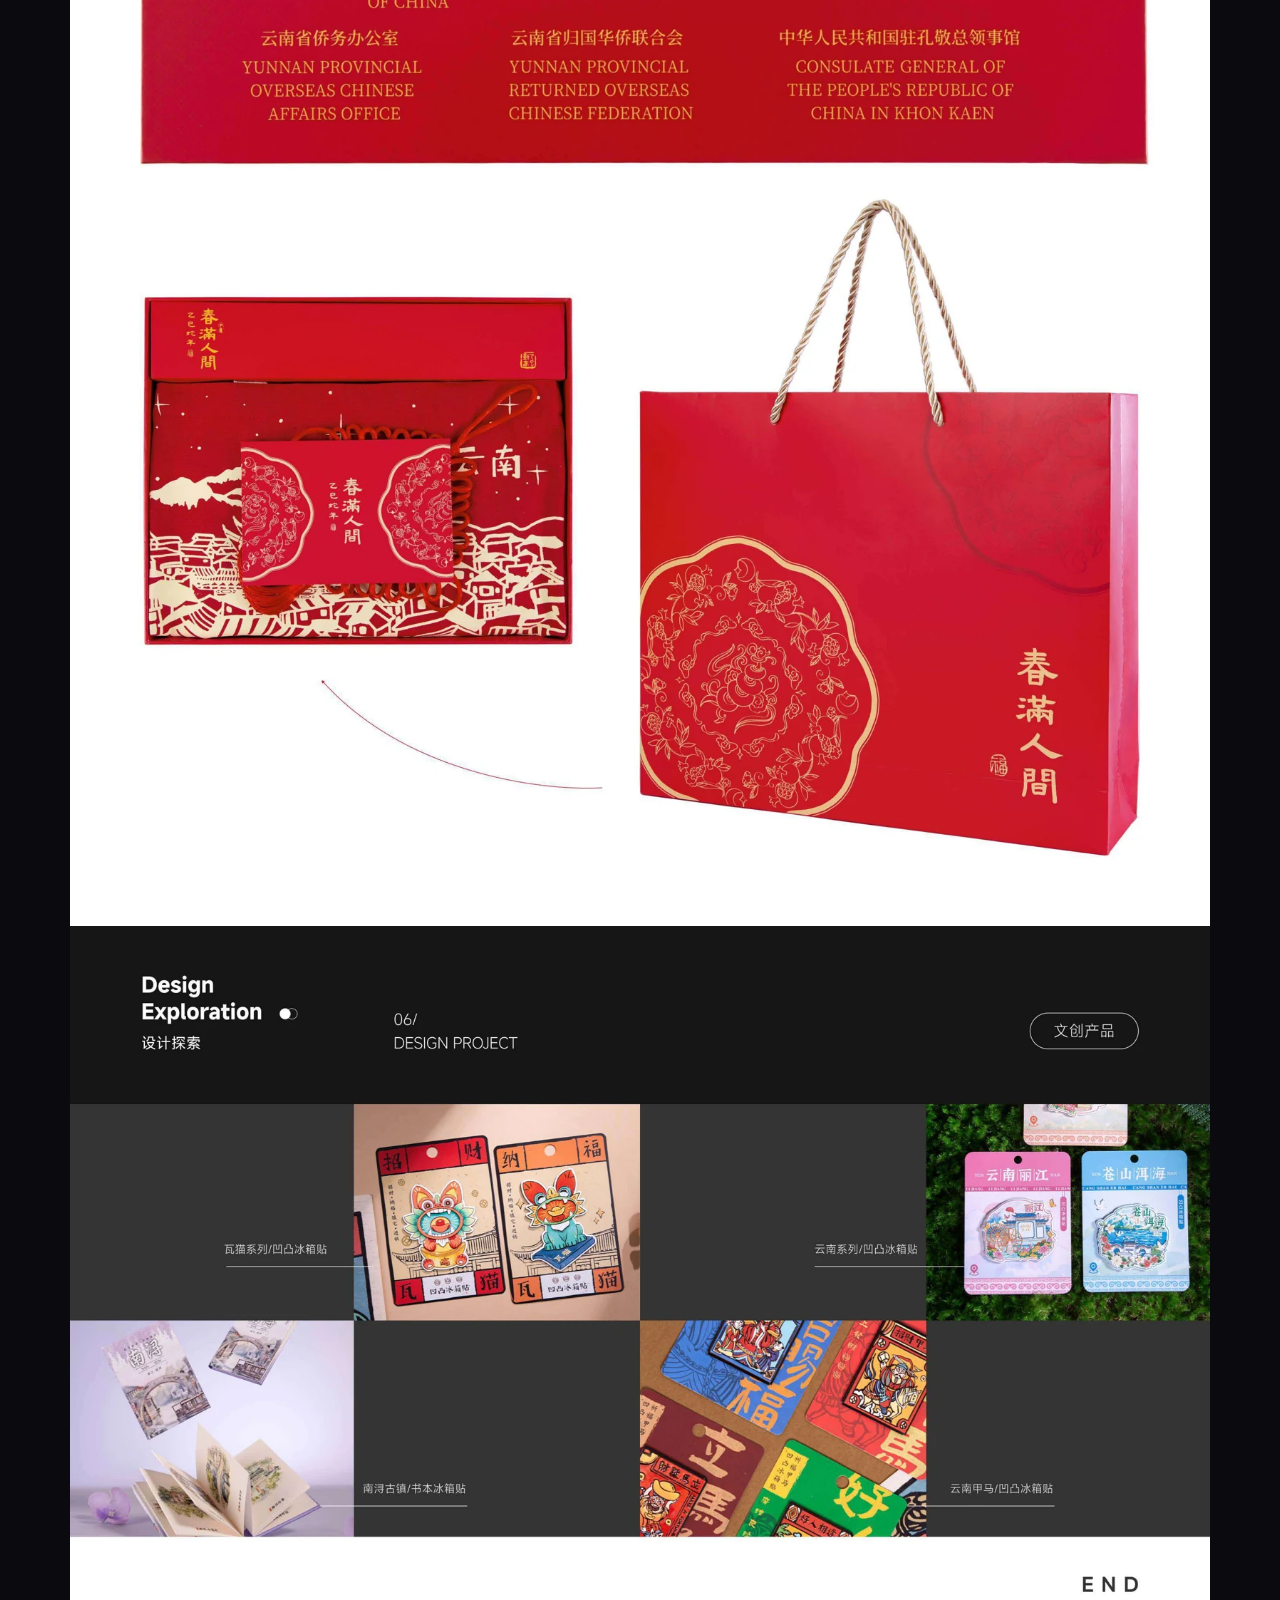
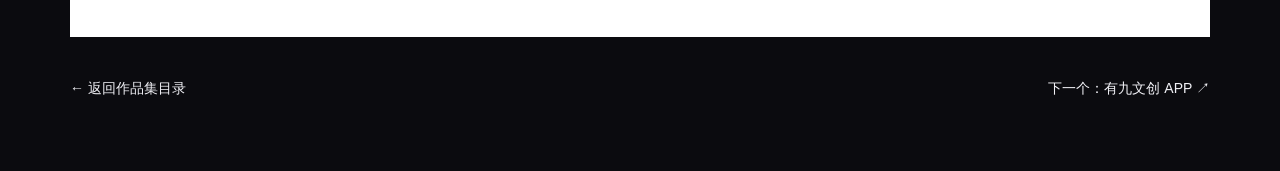
<file: project-explore.html>
<!doctype html><html lang="zh-CN"><head><meta charset="utf-8"><meta name="viewport" content="width=device-width,initial-scale=1"><title>设计探索 · 任语枫作品集</title><meta name="description" content="在活动视觉、插画与包装设计中探索不同的表达方式。以下展示作品集中的设计探索原稿。"><link rel="stylesheet" href="profile.css?v=5"><link rel="icon" href="data:image/svg+xml,%3Csvg xmlns='http://www.w3.org/2000/svg' viewBox='0 0 32 32'%3E%3Crect width='32' height='32' rx='8' fill='%23121217'/%3E%3Ctext x='6' y='24' fill='%23b9aeff' font-size='25'%3ER%3C/text%3E%3C/svg%3E"></head><body class="case-page"><header class="topbar"><nav aria-label="项目导航"><a class="logo" href="index.html">首页</a><a href="portfolio.html#about">关于我</a><a href="portfolio.html#work">作品集目录</a><a href="portfolio.html#contact">联系我 ↗</a></nav></header><main class="case-main"><p class="case-kicker">05 / DESIGN EXPLORATION</p><h1>设计探索</h1><p class="case-intro">在活动视觉、插画与包装设计中探索不同的表达方式。以下展示作品集中的设计探索原稿。</p><div class="case-meta"><span>平面 / 插画 / 包装</span><span>作品集原稿 P.71 — 79</span><a href="assets/portfolio.pdf#page=71" target="_blank" rel="noopener">查看高清 PDF ↗</a></div><div class="case-images"><img src="assets/work-71.webp" alt="设计探索，作品集原稿第 71 页" fetchpriority="high"><img src="assets/work-72.webp" alt="设计探索，作品集原稿第 72 页" loading="lazy"><img src="assets/work-73.webp" alt="设计探索，作品集原稿第 73 页" loading="lazy"><img src="assets/work-74.webp" alt="设计探索，作品集原稿第 74 页" loading="lazy"><img src="assets/work-75.webp" alt="设计探索，作品集原稿第 75 页" loading="lazy"><img src="assets/work-76.webp" alt="设计探索，作品集原稿第 76 页" loading="lazy"><img src="assets/work-77.webp" alt="设计探索，作品集原稿第 77 页" loading="lazy"><img src="assets/work-78.webp" alt="设计探索，作品集原稿第 78 页" loading="lazy"><img src="assets/work-79.webp" alt="设计探索，作品集原稿第 79 页" loading="lazy"></div><div class="case-end"><a href="portfolio.html#work">← 返回作品集目录</a><a href="project-app.html">下一个：有九文创 APP ↗</a></div></main><script src="cursor-glow.js?v=1"></script></body></html>
</file>
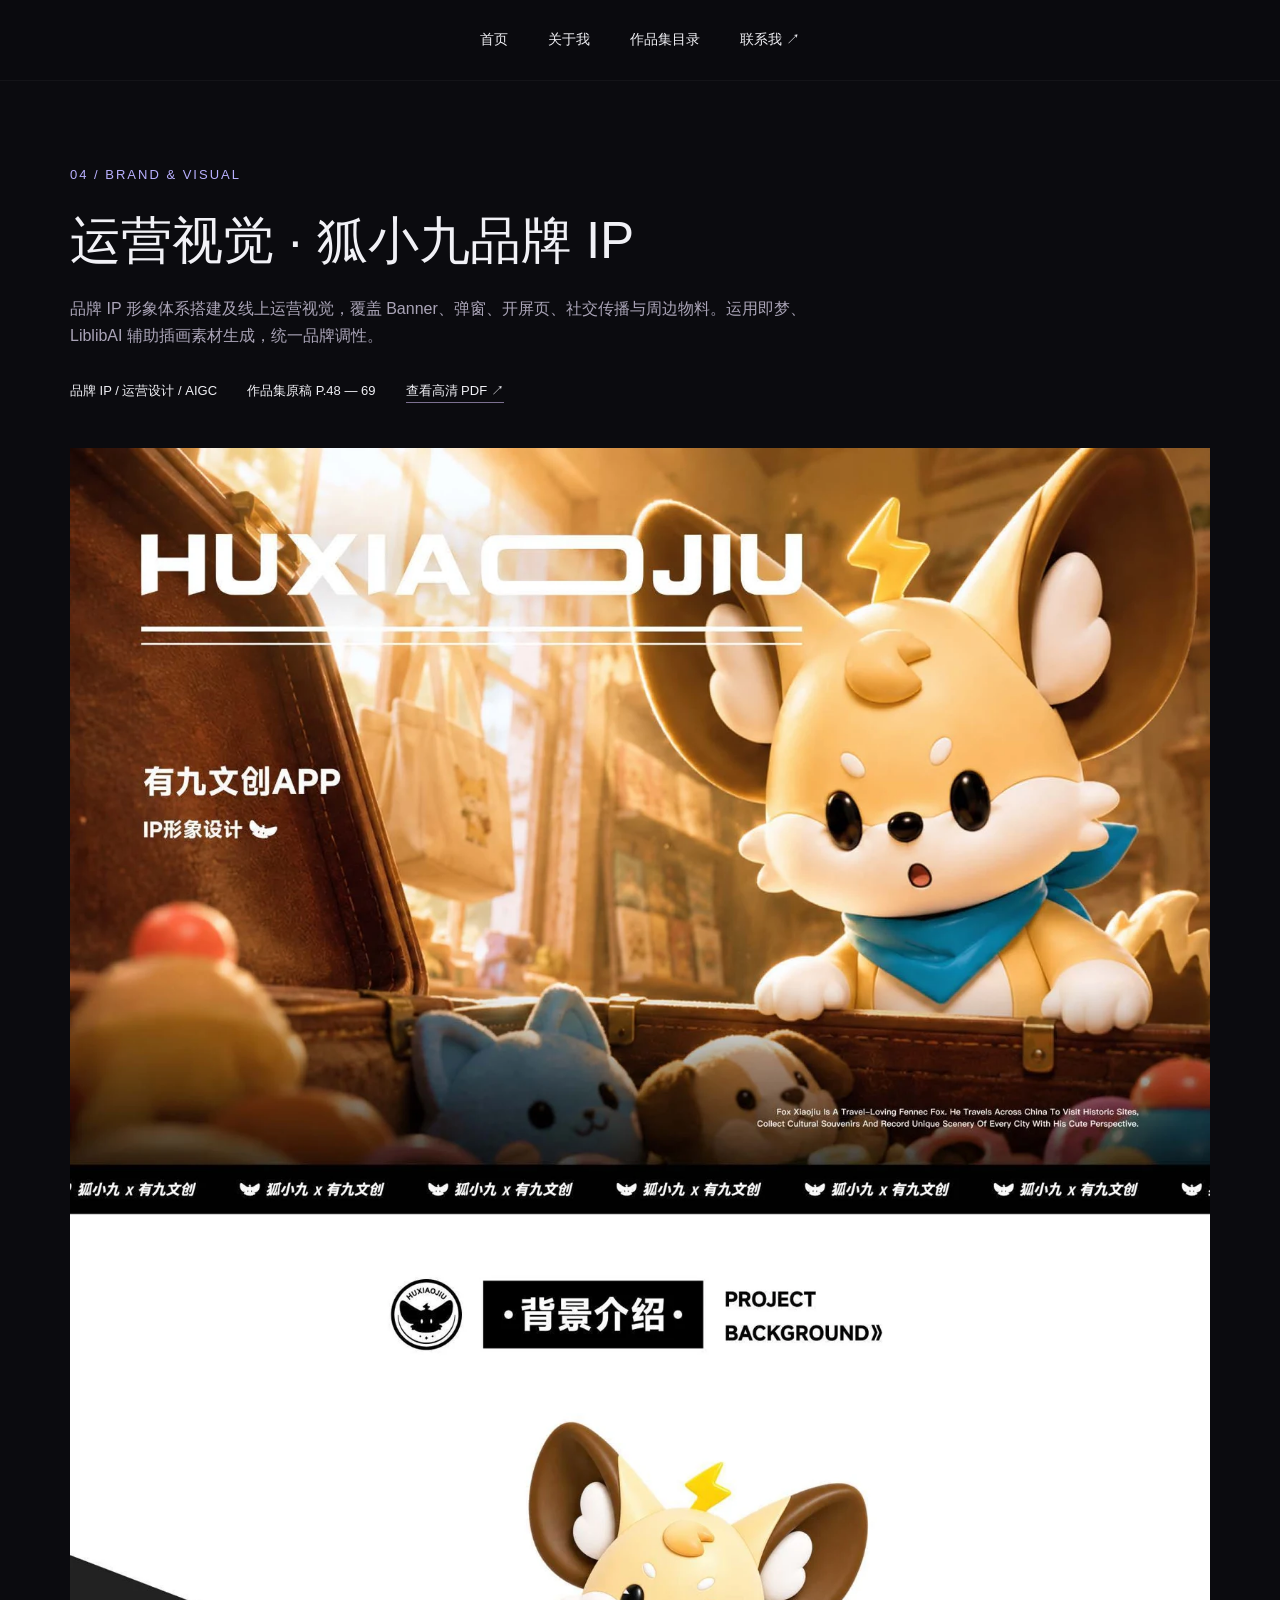
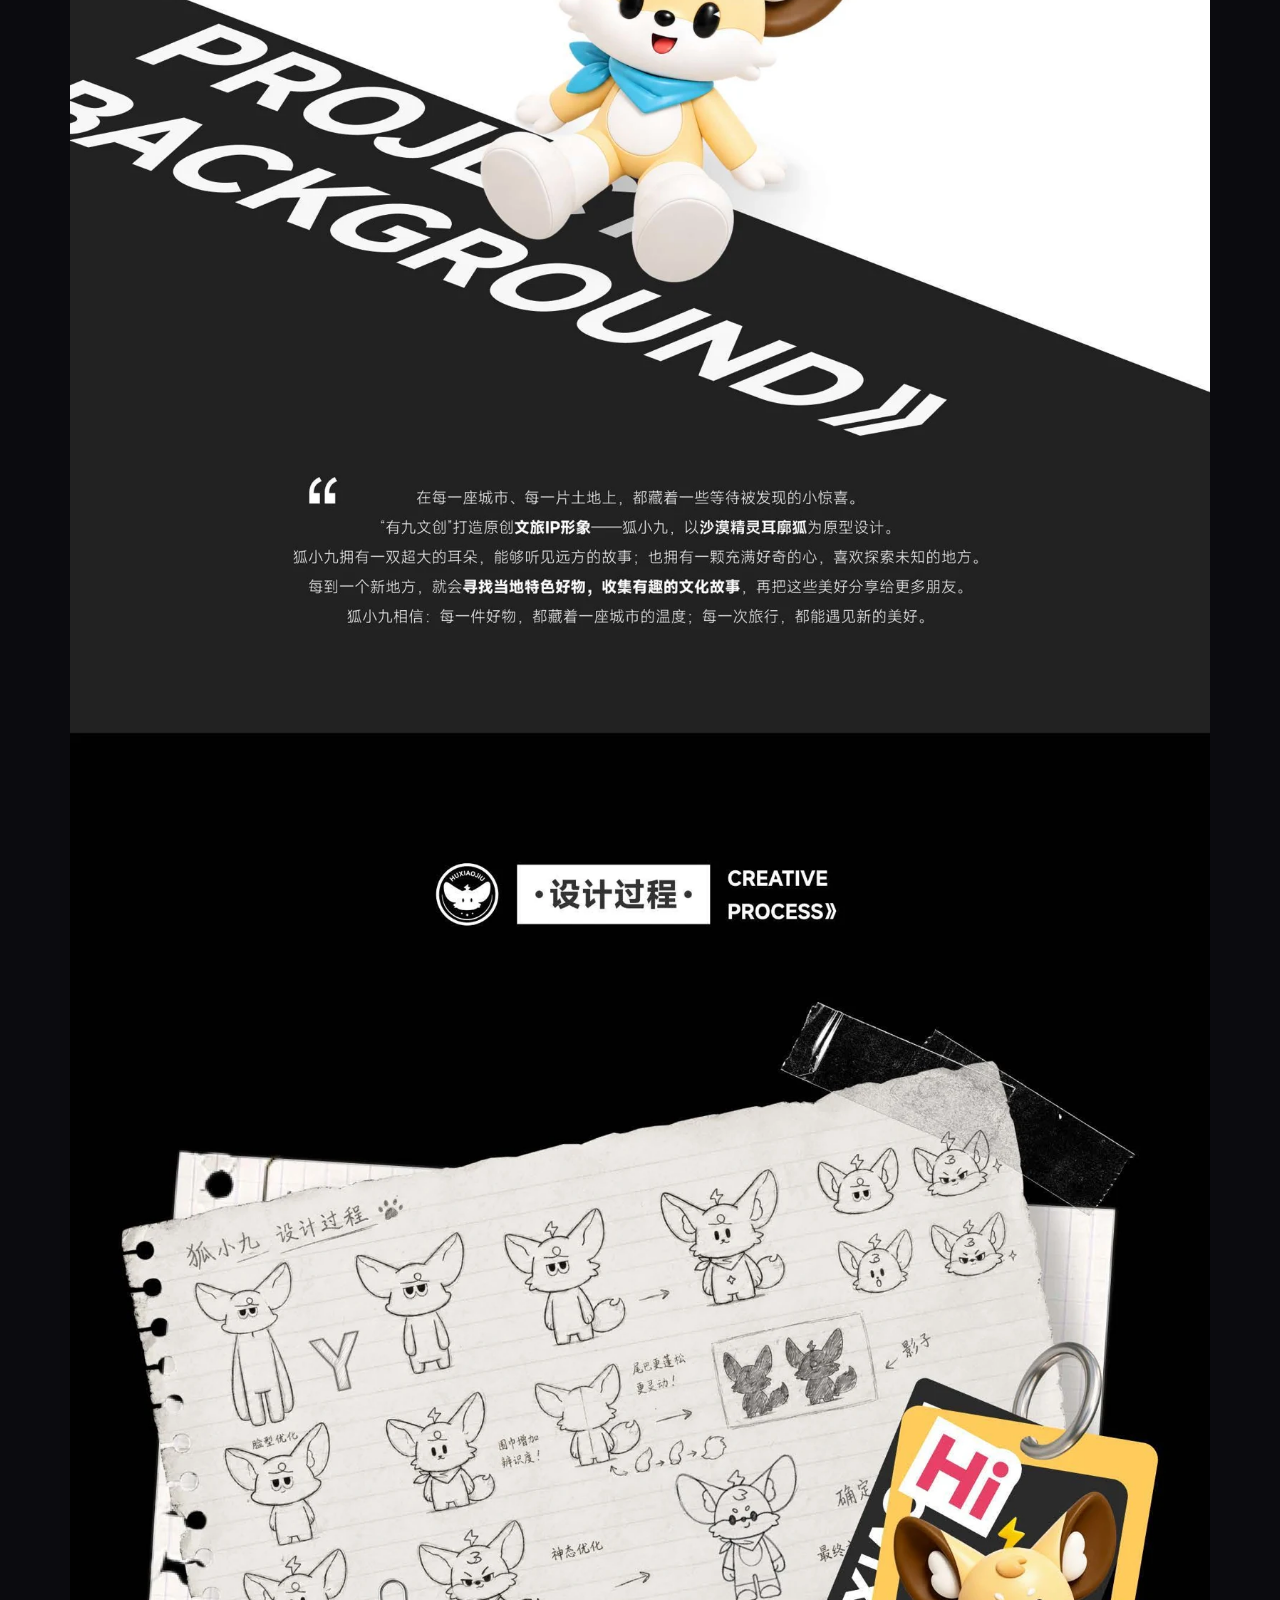
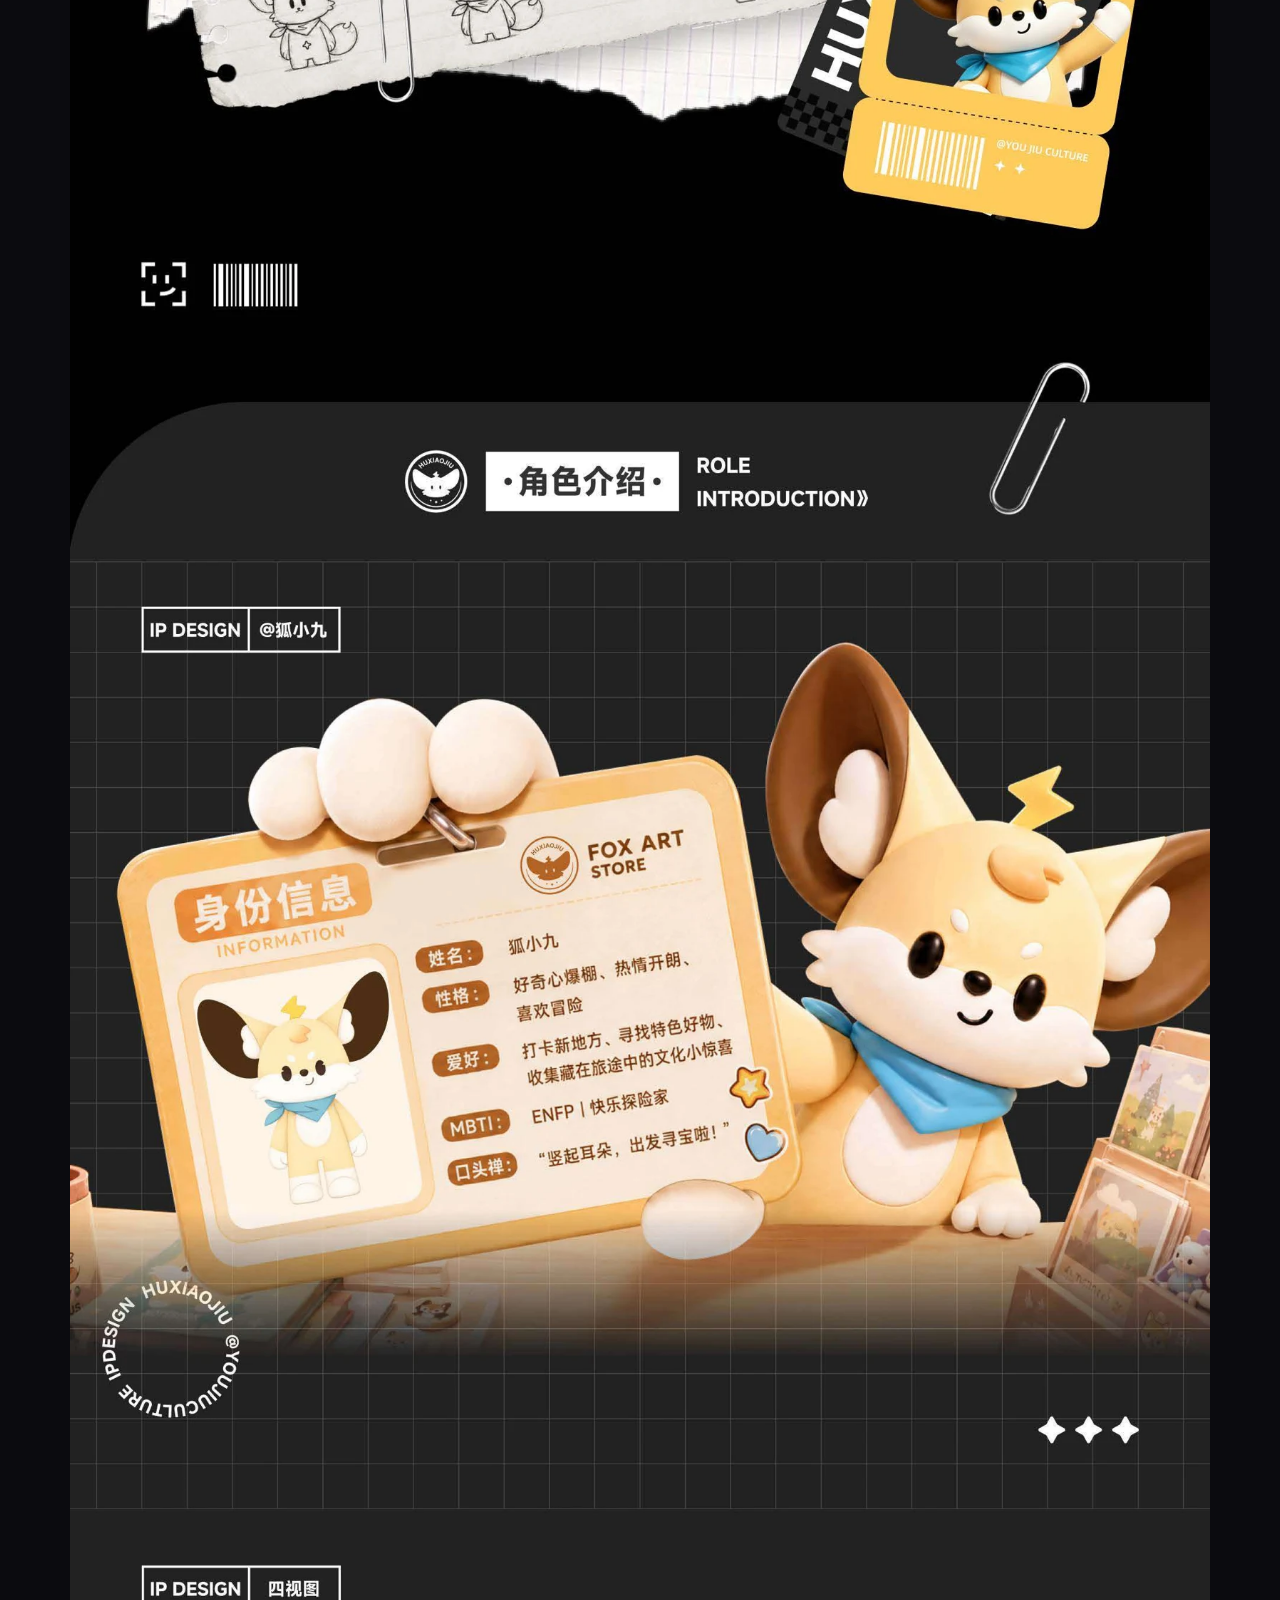
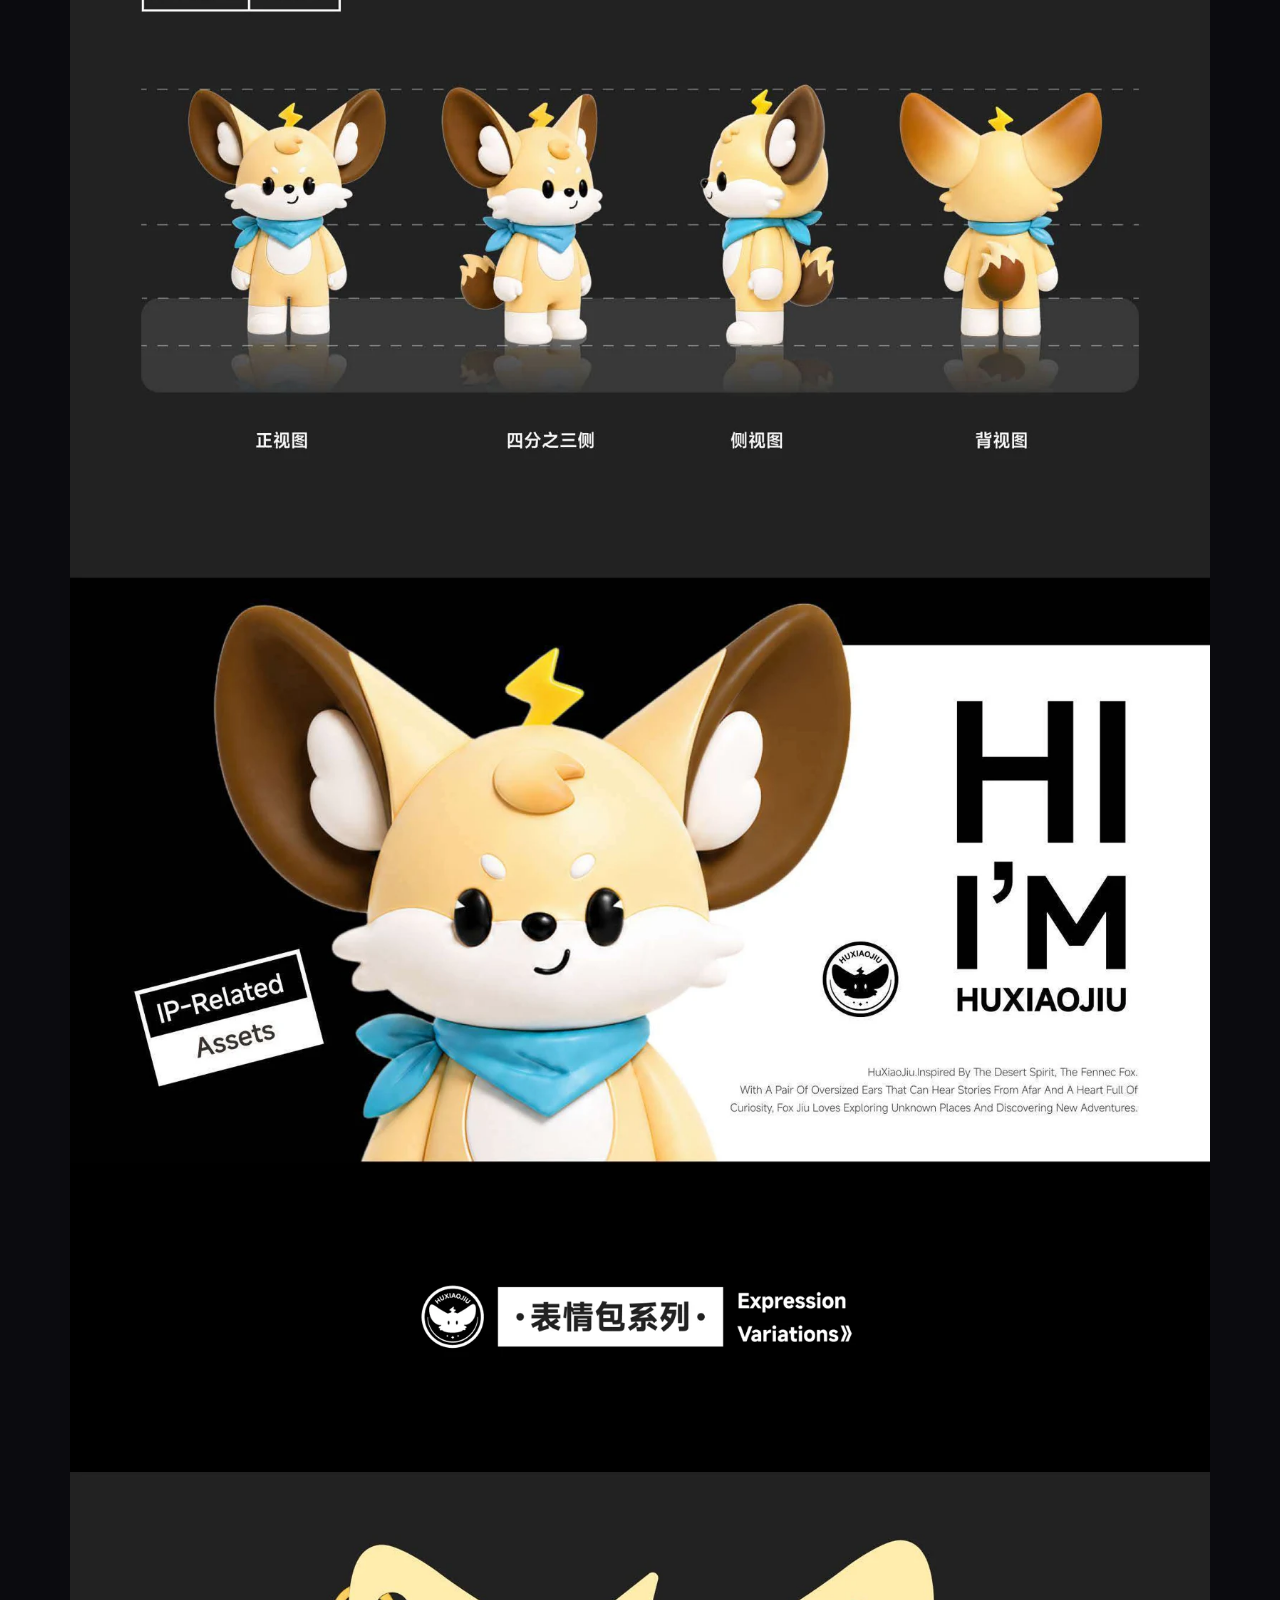
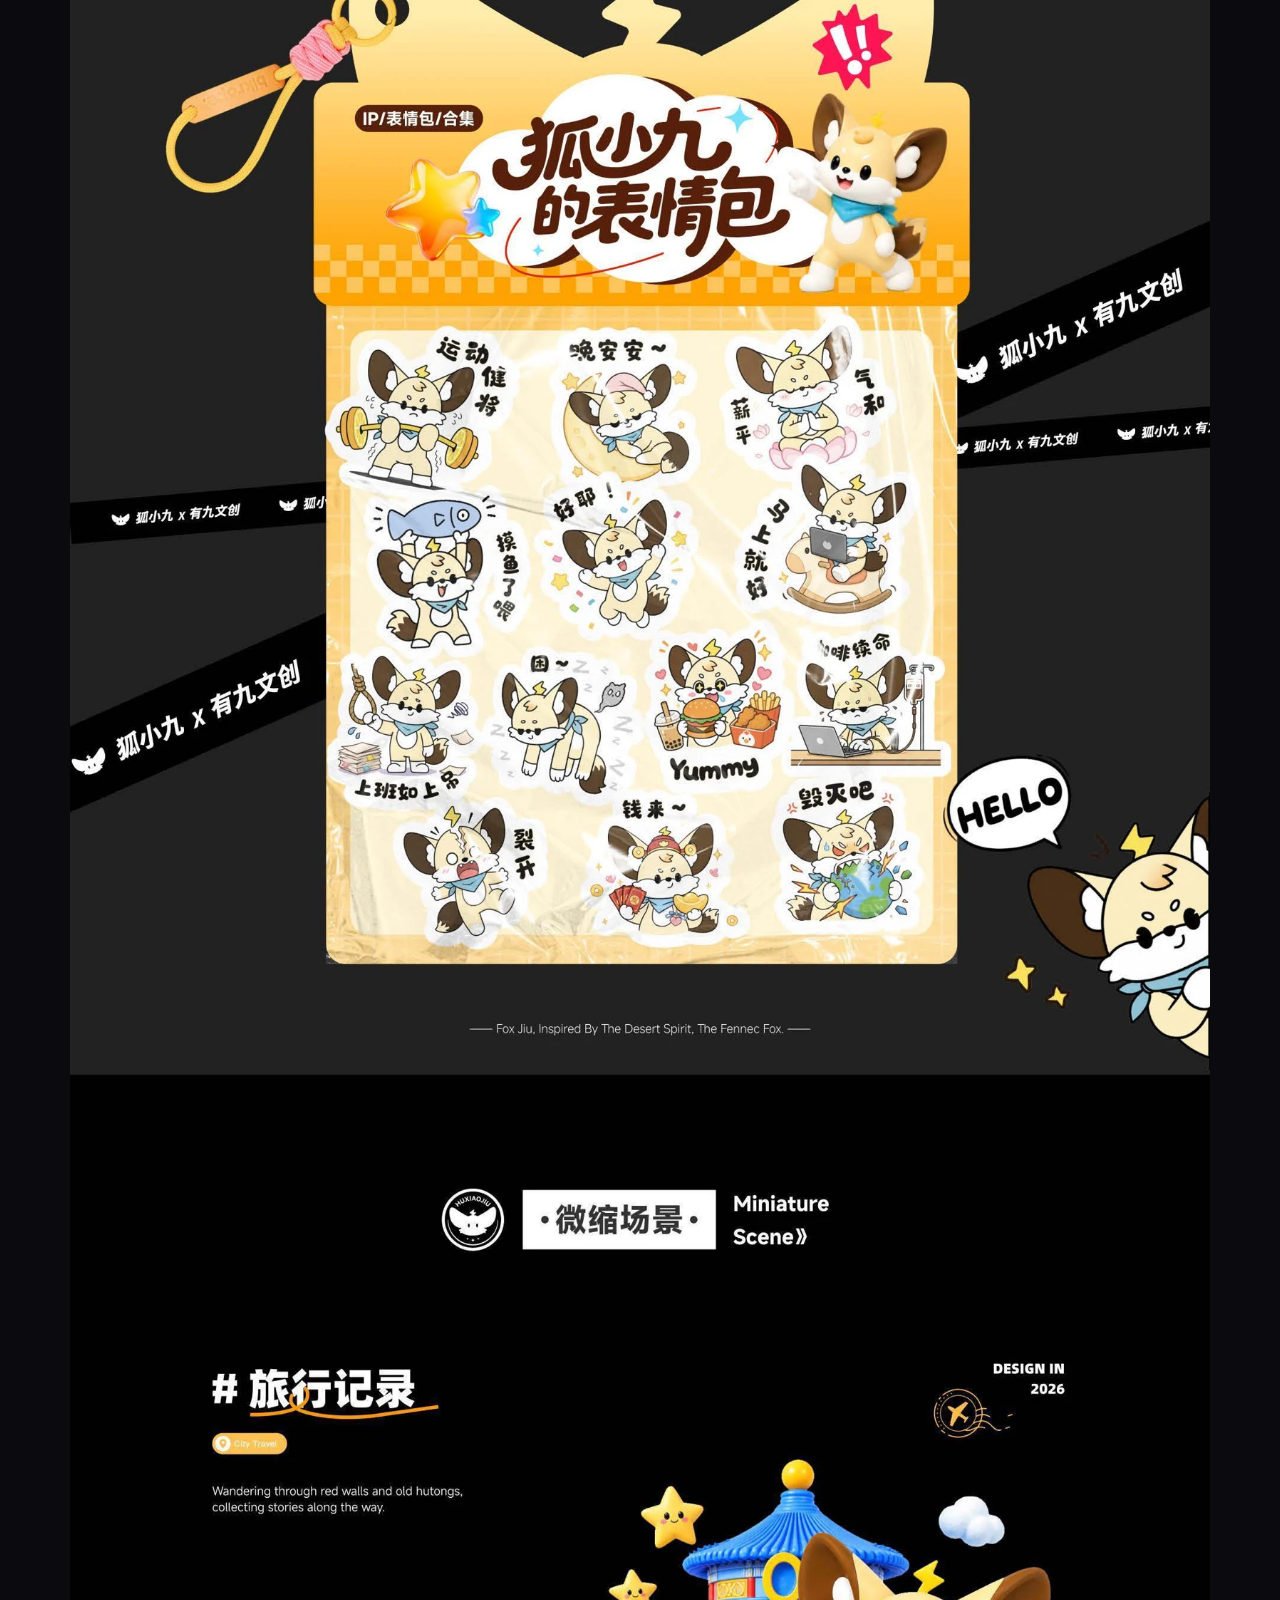
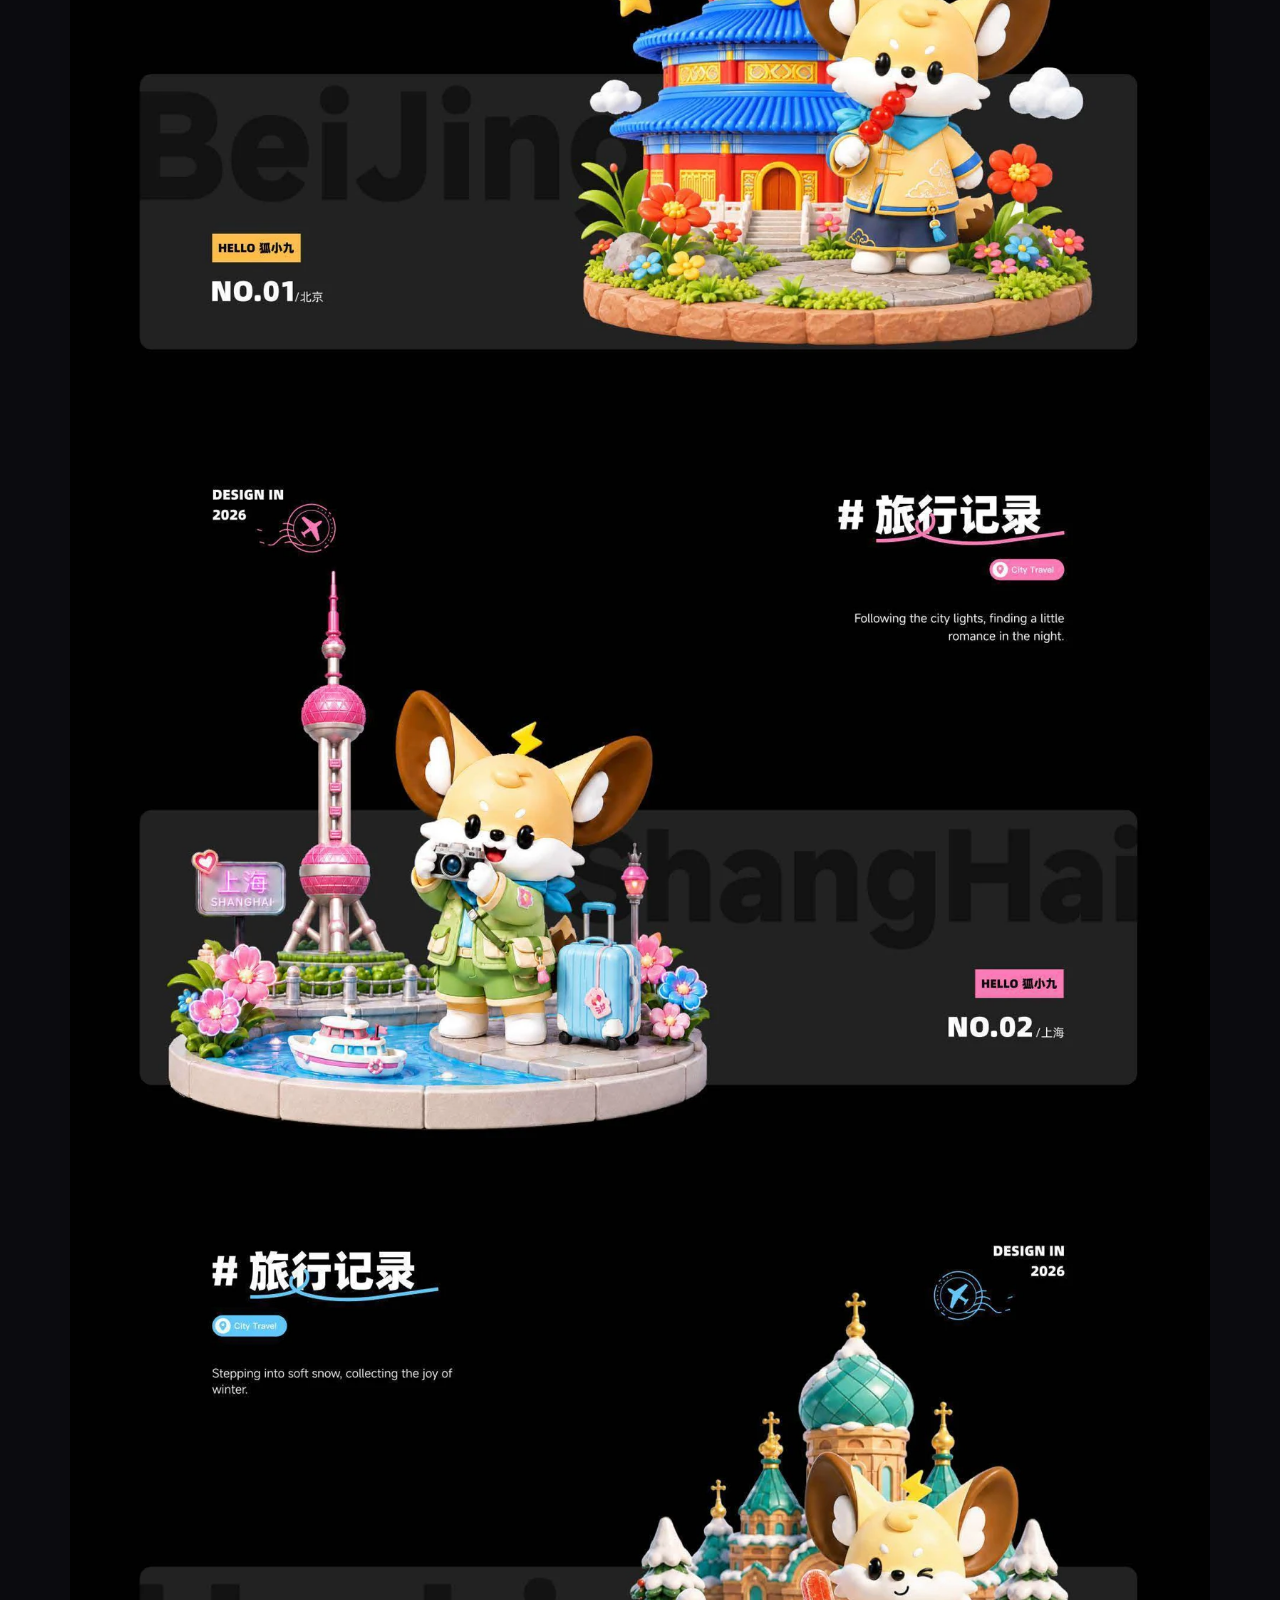
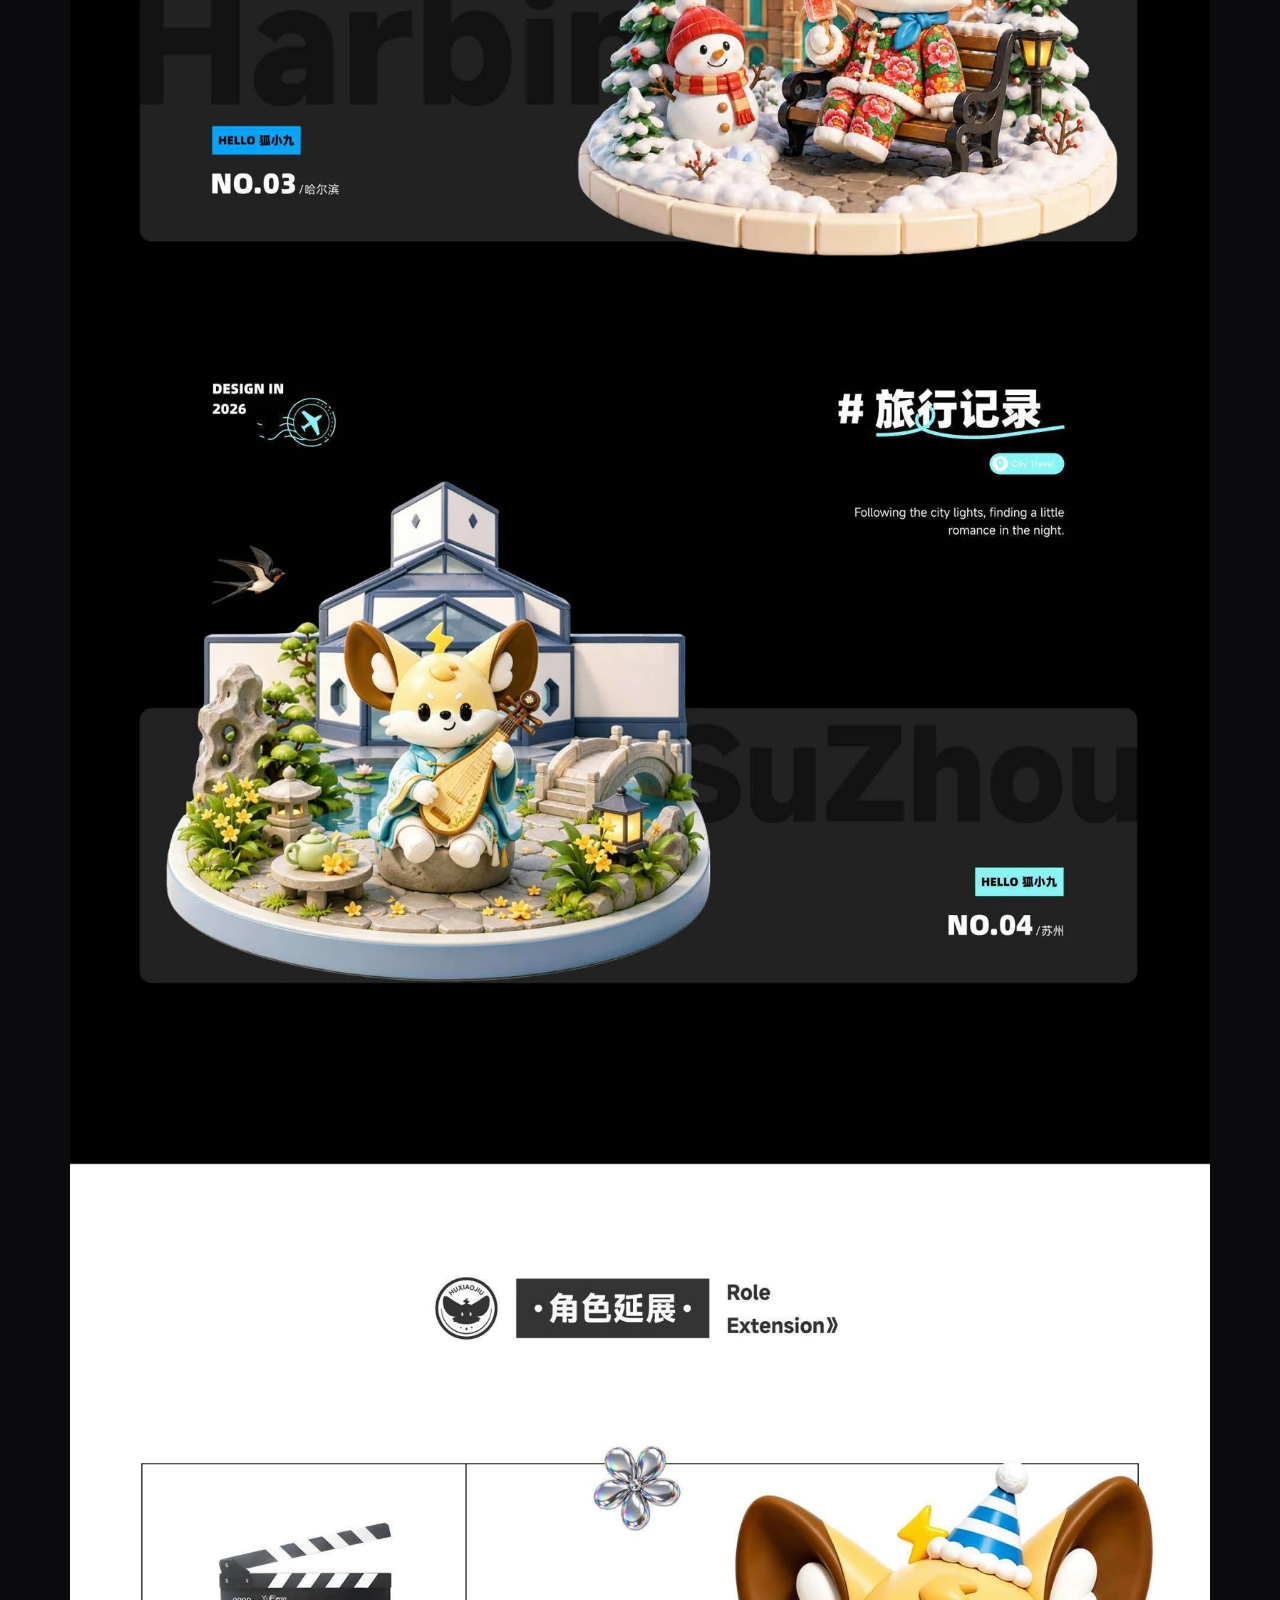
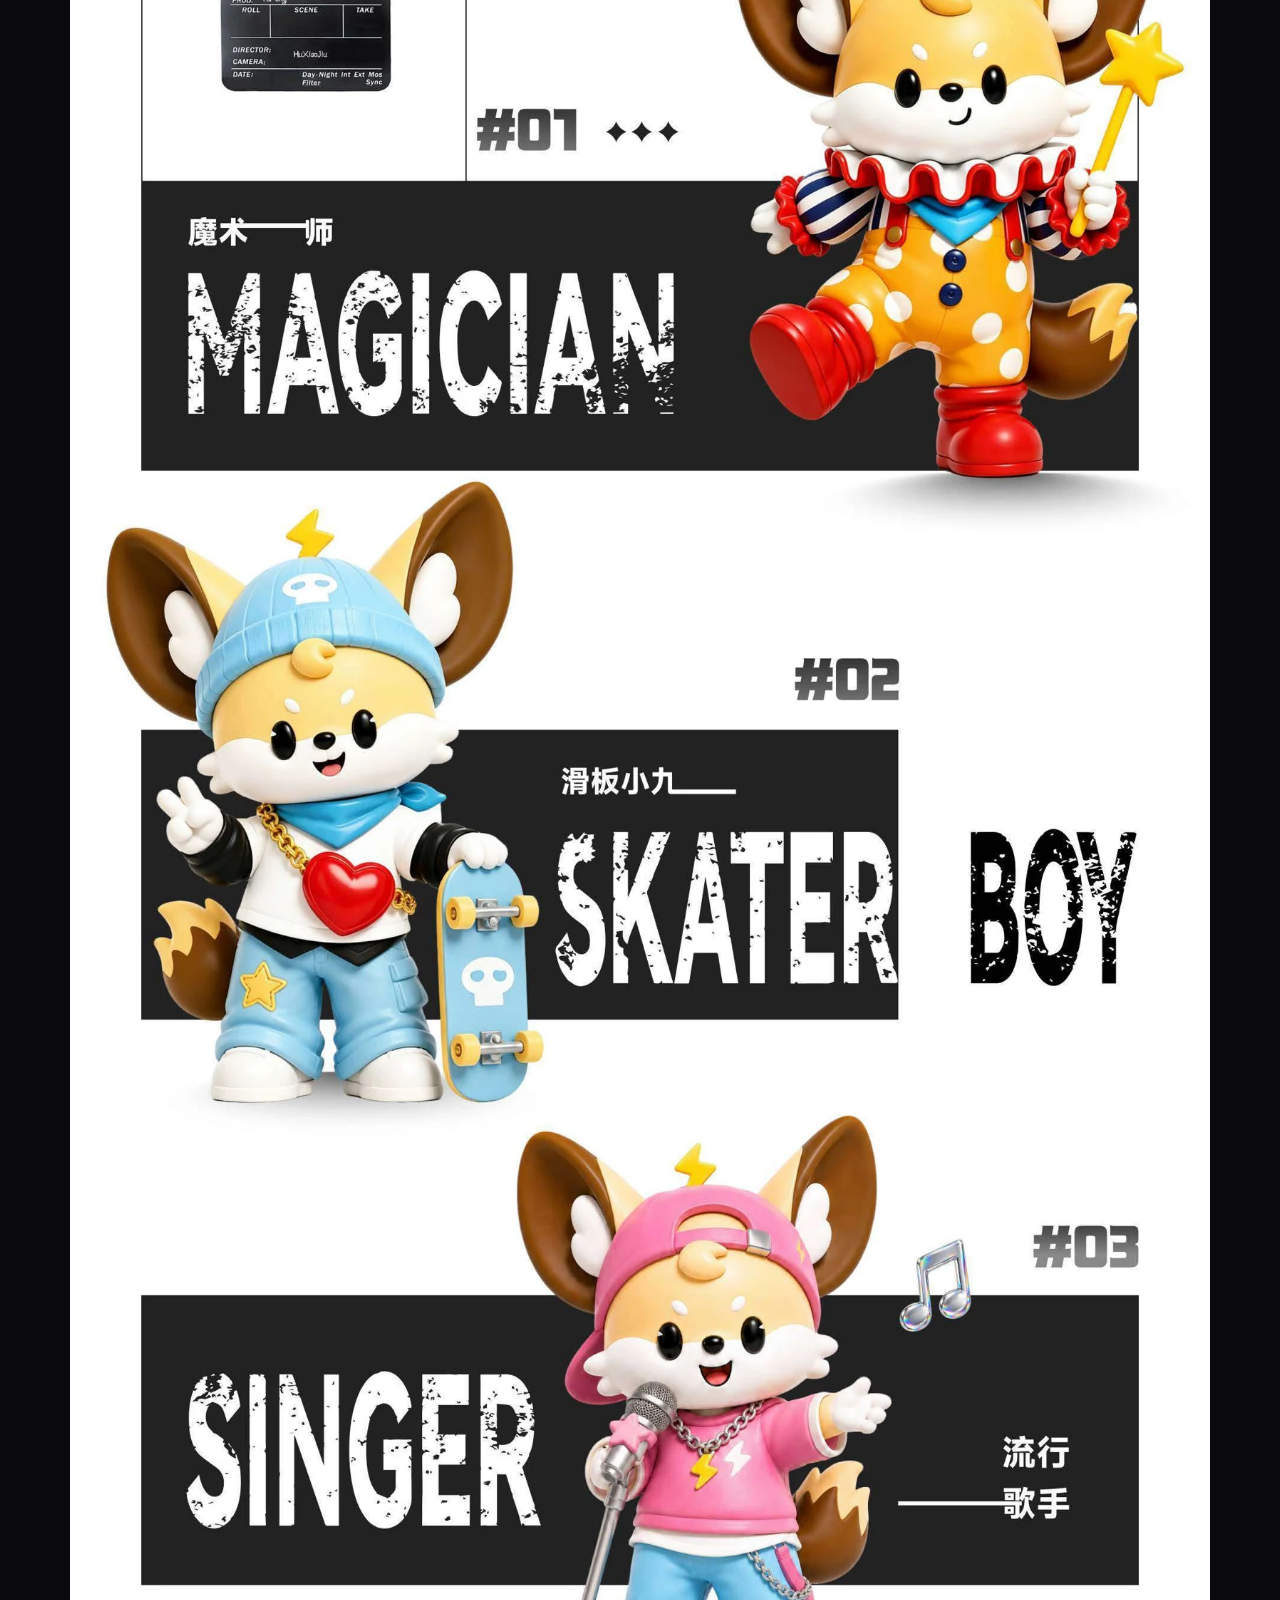
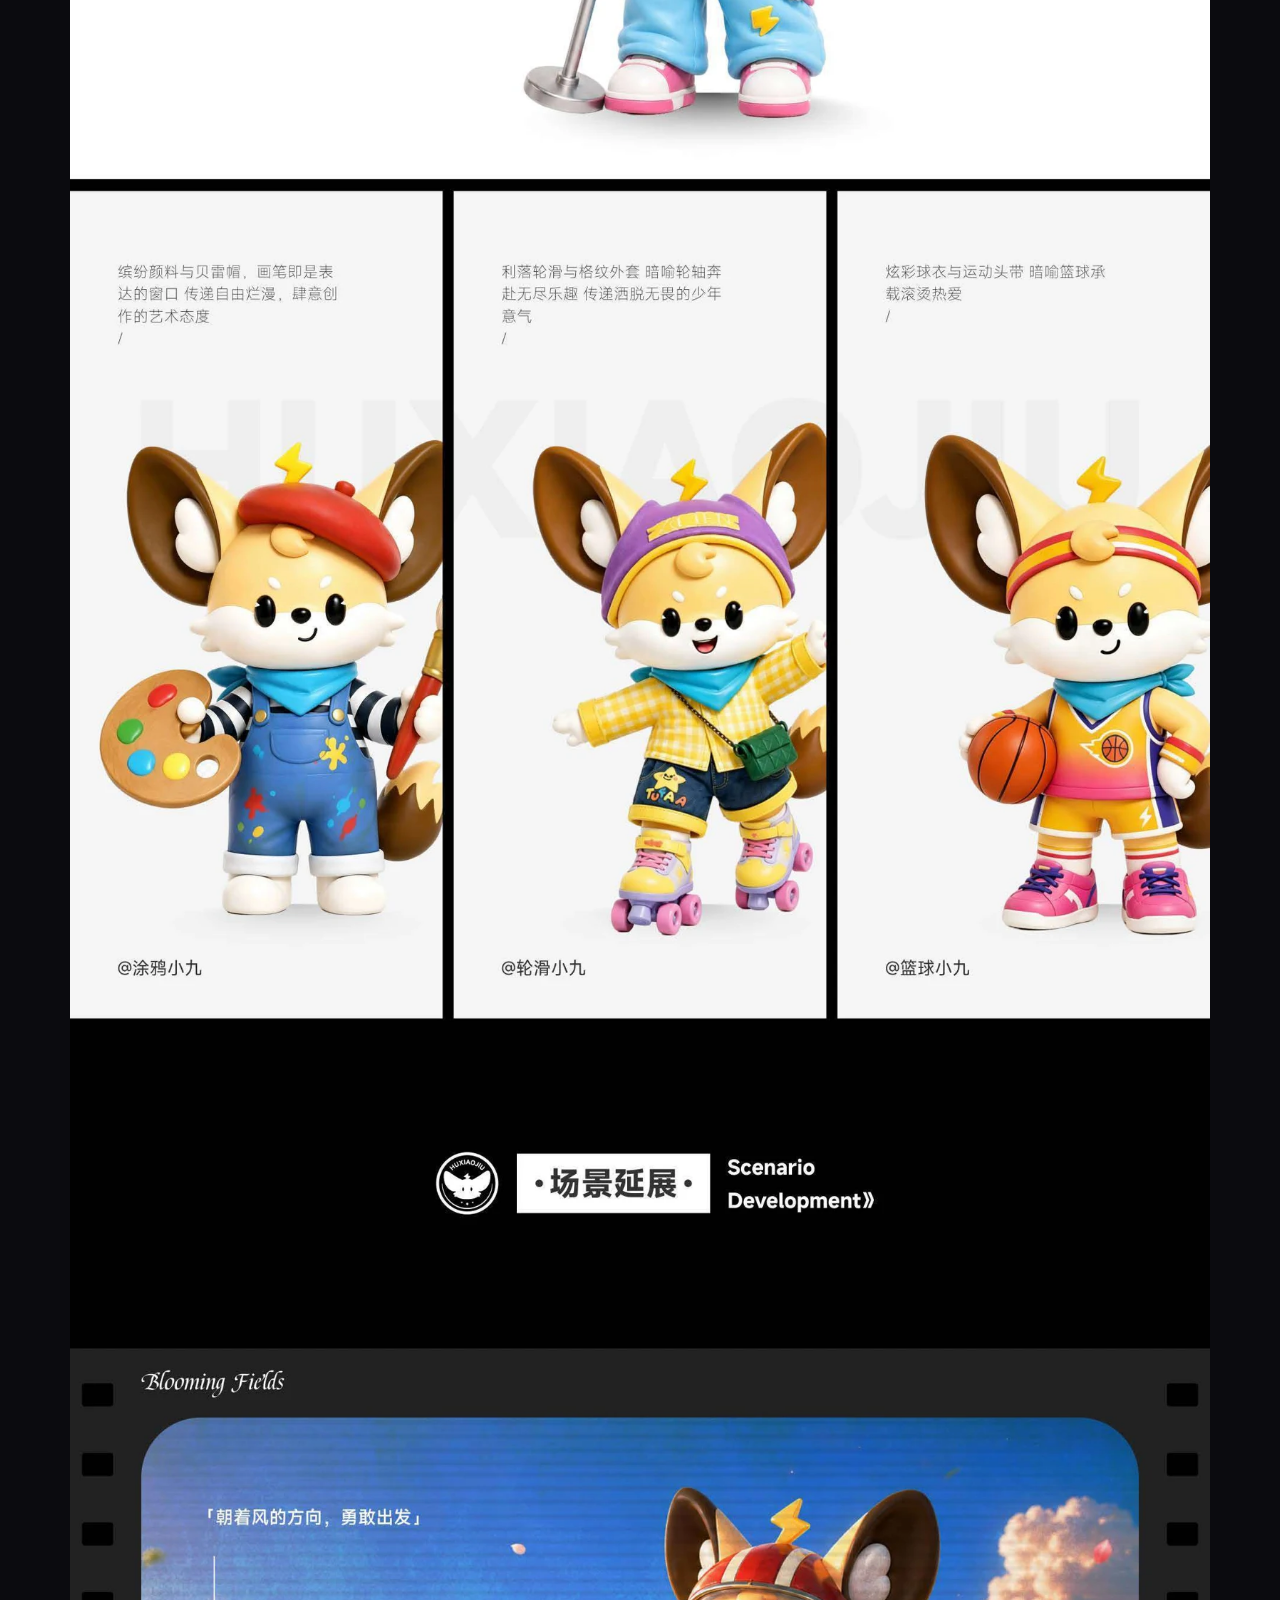
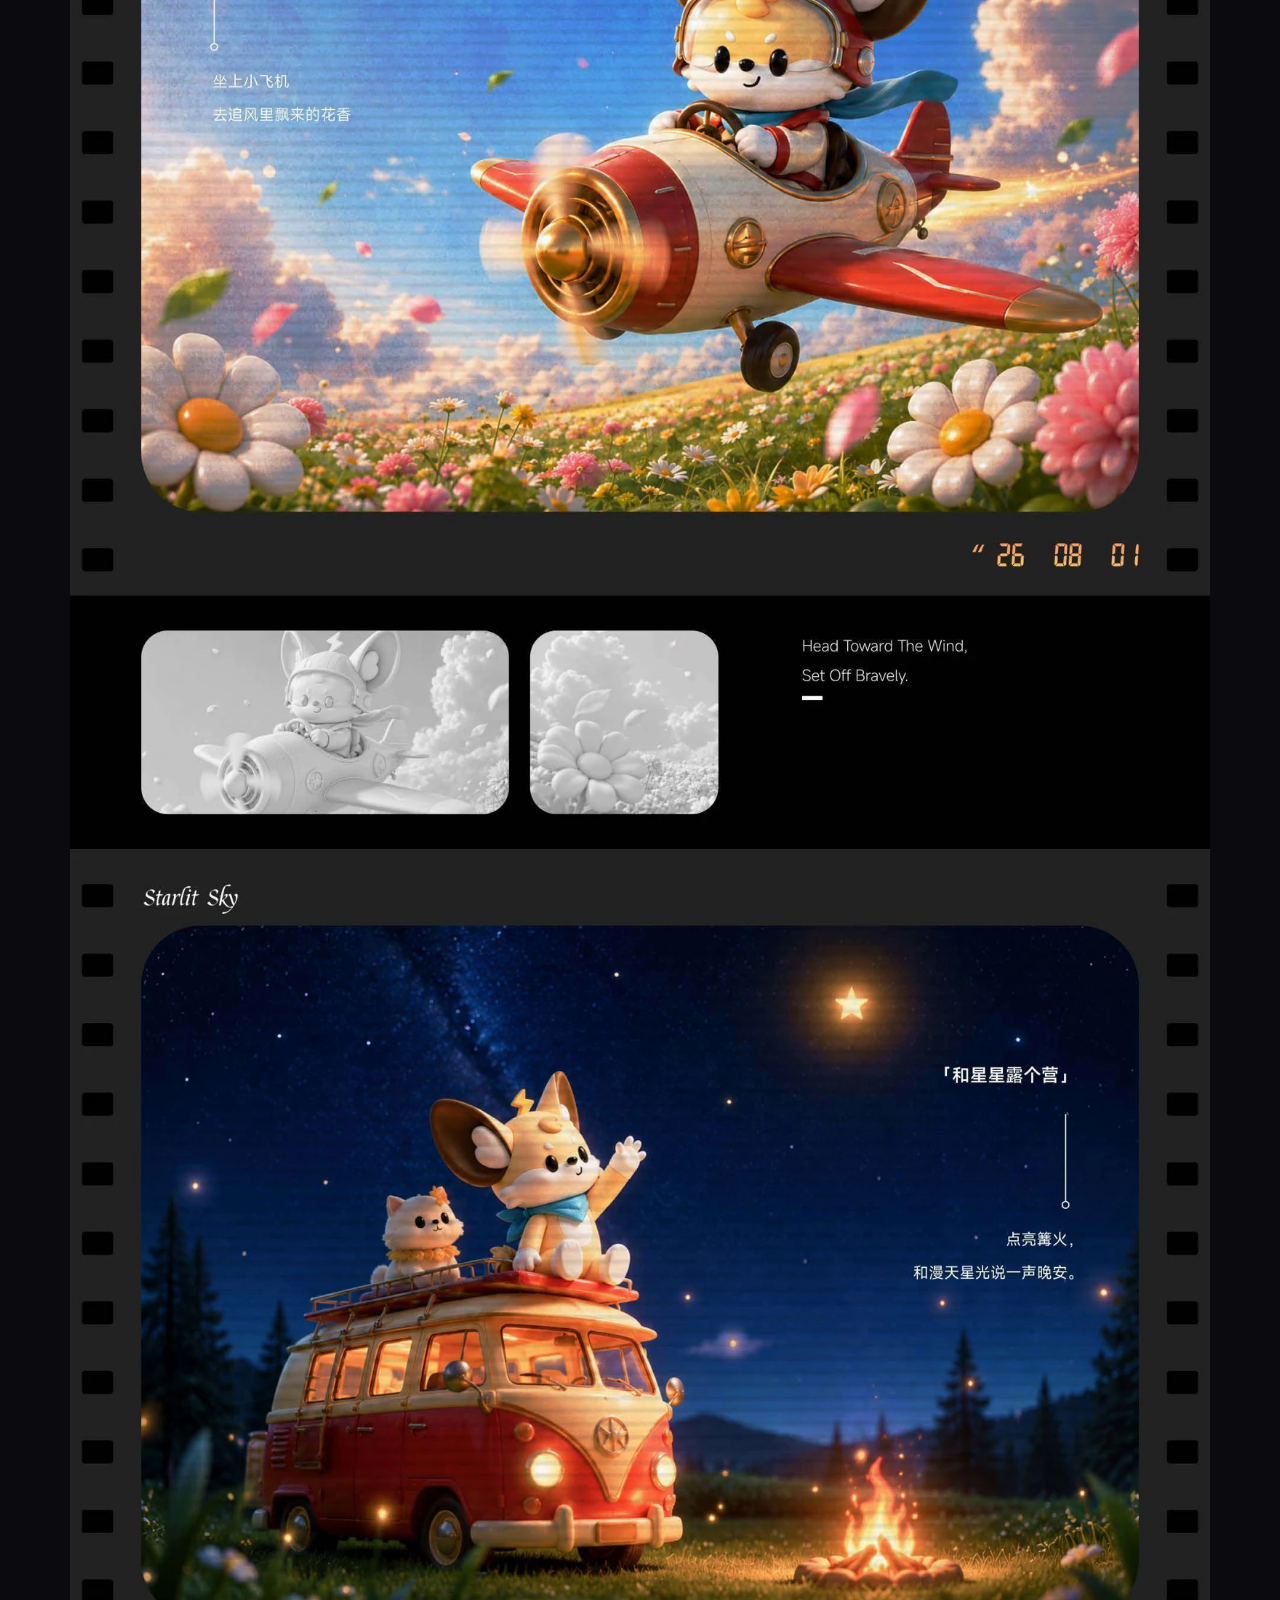
<file: project-visual.html>
<!doctype html><html lang="zh-CN"><head><meta charset="utf-8"><meta name="viewport" content="width=device-width,initial-scale=1"><title>运营视觉 · 狐小九品牌 IP · 任语枫作品集</title><meta name="description" content="品牌 IP 形象体系搭建及线上运营视觉，覆盖 Banner、弹窗、开屏页、社交传播与周边物料。运用即梦、LiblibAI 辅助插画素材生成，统一品牌调性。"><link rel="stylesheet" href="profile.css?v=5"><link rel="icon" href="data:image/svg+xml,%3Csvg xmlns='http://www.w3.org/2000/svg' viewBox='0 0 32 32'%3E%3Crect width='32' height='32' rx='8' fill='%23121217'/%3E%3Ctext x='6' y='24' fill='%23b9aeff' font-size='25'%3ER%3C/text%3E%3C/svg%3E"></head><body class="case-page"><header class="topbar"><nav aria-label="项目导航"><a class="logo" href="index.html">首页</a><a href="portfolio.html#about">关于我</a><a href="portfolio.html#work">作品集目录</a><a href="portfolio.html#contact">联系我 ↗</a></nav></header><main class="case-main"><p class="case-kicker">04 / BRAND & VISUAL</p><h1>运营视觉 · 狐小九品牌 IP</h1><p class="case-intro">品牌 IP 形象体系搭建及线上运营视觉，覆盖 Banner、弹窗、开屏页、社交传播与周边物料。运用即梦、LiblibAI 辅助插画素材生成，统一品牌调性。</p><div class="case-meta"><span>品牌 IP / 运营设计 / AIGC</span><span>作品集原稿 P.48 — 69</span><a href="assets/portfolio.pdf#page=48" target="_blank" rel="noopener">查看高清 PDF ↗</a></div><div class="case-images"><img src="assets/work-48.webp" alt="运营视觉 · 狐小九品牌 IP，作品集原稿第 48 页" fetchpriority="high"><img src="assets/work-49.webp" alt="运营视觉 · 狐小九品牌 IP，作品集原稿第 49 页" loading="lazy"><img src="assets/work-50.webp" alt="运营视觉 · 狐小九品牌 IP，作品集原稿第 50 页" loading="lazy"><img src="assets/work-51.webp" alt="运营视觉 · 狐小九品牌 IP，作品集原稿第 51 页" loading="lazy"><img src="assets/work-52.webp" alt="运营视觉 · 狐小九品牌 IP，作品集原稿第 52 页" loading="lazy"><img src="assets/work-53.webp" alt="运营视觉 · 狐小九品牌 IP，作品集原稿第 53 页" loading="lazy"><img src="assets/work-54.webp" alt="运营视觉 · 狐小九品牌 IP，作品集原稿第 54 页" loading="lazy"><img src="assets/work-55.webp" alt="运营视觉 · 狐小九品牌 IP，作品集原稿第 55 页" loading="lazy"><img src="assets/work-56.webp" alt="运营视觉 · 狐小九品牌 IP，作品集原稿第 56 页" loading="lazy"><img src="assets/work-57.webp" alt="运营视觉 · 狐小九品牌 IP，作品集原稿第 57 页" loading="lazy"><img src="assets/work-58.webp" alt="运营视觉 · 狐小九品牌 IP，作品集原稿第 58 页" loading="lazy"><img src="assets/work-59.webp" alt="运营视觉 · 狐小九品牌 IP，作品集原稿第 59 页" loading="lazy"><img src="assets/work-60.webp" alt="运营视觉 · 狐小九品牌 IP，作品集原稿第 60 页" loading="lazy"><img src="assets/work-61.webp" alt="运营视觉 · 狐小九品牌 IP，作品集原稿第 61 页" loading="lazy"><img src="assets/work-62.webp" alt="运营视觉 · 狐小九品牌 IP，作品集原稿第 62 页" loading="lazy"><img src="assets/work-63.webp" alt="运营视觉 · 狐小九品牌 IP，作品集原稿第 63 页" loading="lazy"><img src="assets/work-64.webp" alt="运营视觉 · 狐小九品牌 IP，作品集原稿第 64 页" loading="lazy"><img src="assets/work-65.webp" alt="运营视觉 · 狐小九品牌 IP，作品集原稿第 65 页" loading="lazy"><img src="assets/work-66.webp" alt="运营视觉 · 狐小九品牌 IP，作品集原稿第 66 页" loading="lazy"><img src="assets/work-67.webp" alt="运营视觉 · 狐小九品牌 IP，作品集原稿第 67 页" loading="lazy"><img src="assets/work-68.webp" alt="运营视觉 · 狐小九品牌 IP，作品集原稿第 68 页" loading="lazy"><img src="assets/work-69.webp" alt="运营视觉 · 狐小九品牌 IP，作品集原稿第 69 页" loading="lazy"></div><div class="case-end"><a href="portfolio.html#work">← 返回作品集目录</a><a href="project-explore.html">下一个：设计探索 ↗</a></div></main><script src="cursor-glow.js?v=1"></script></body></html>
</file>
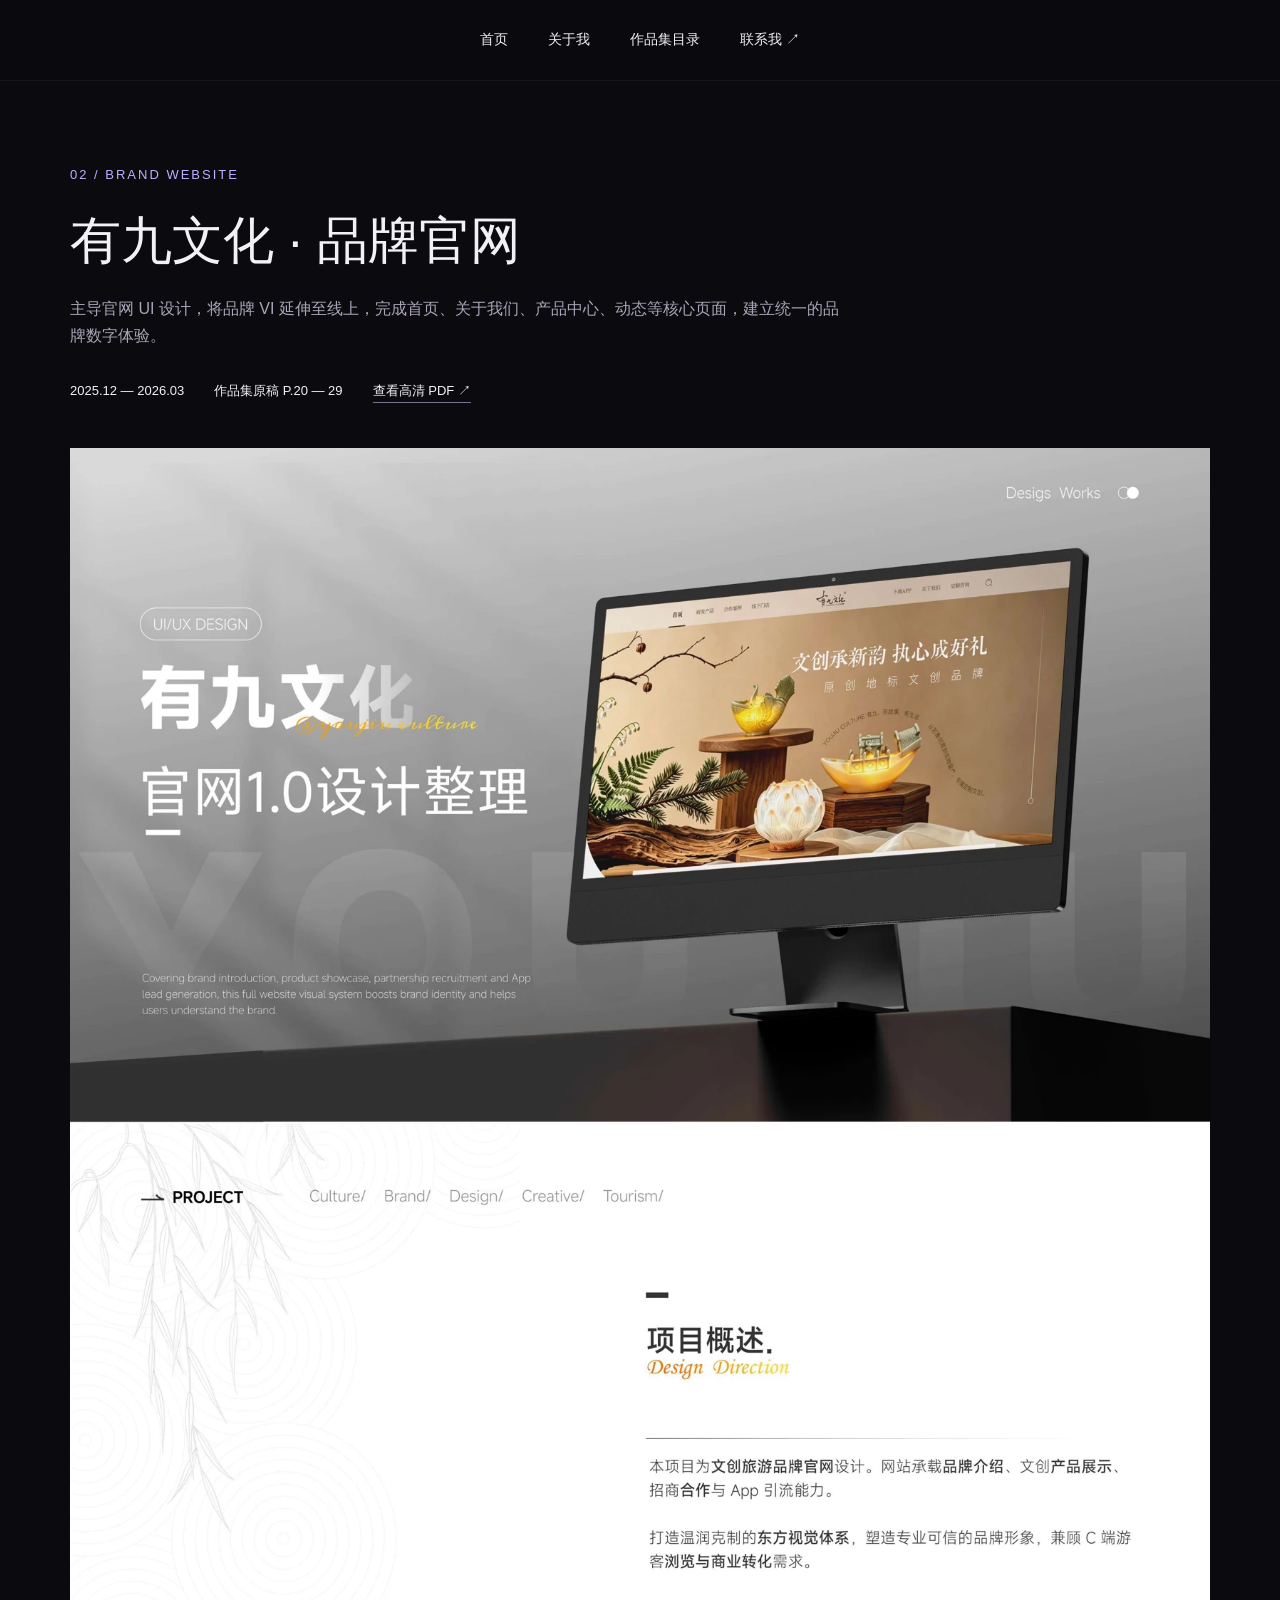
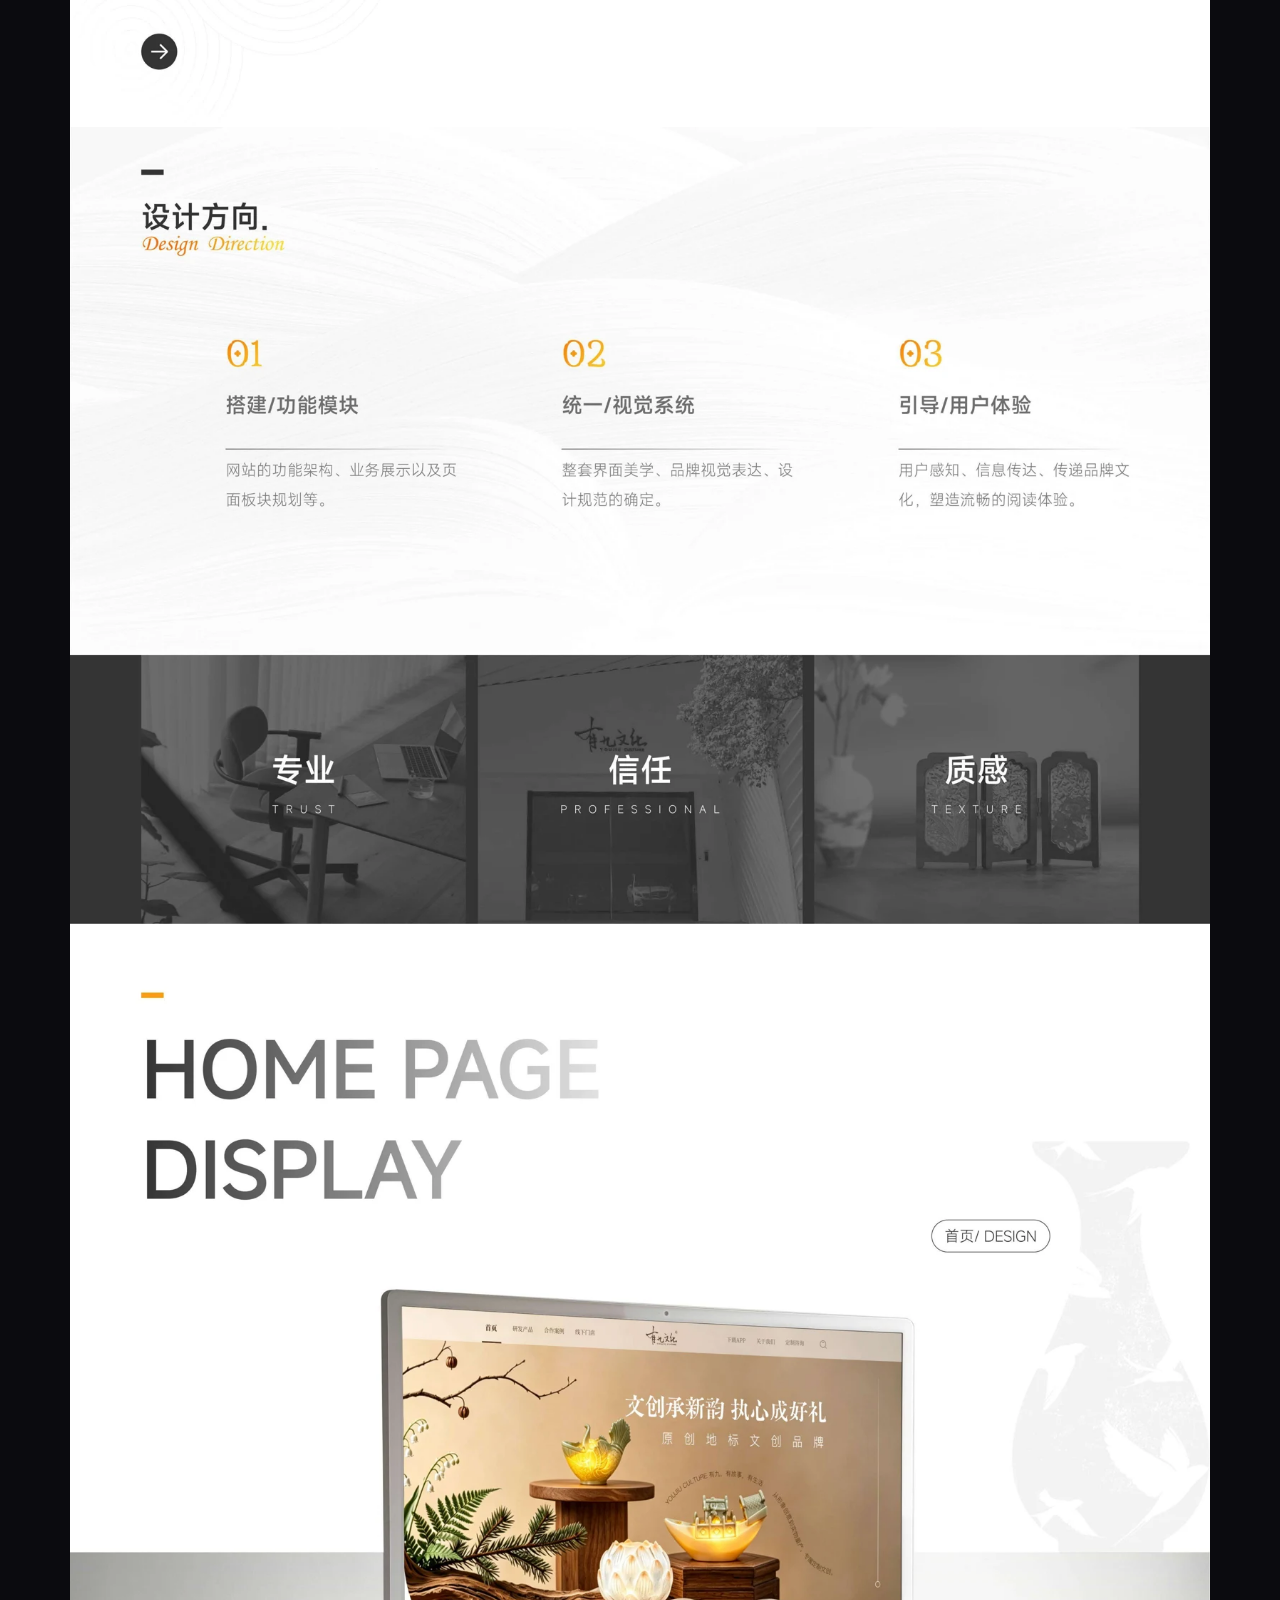
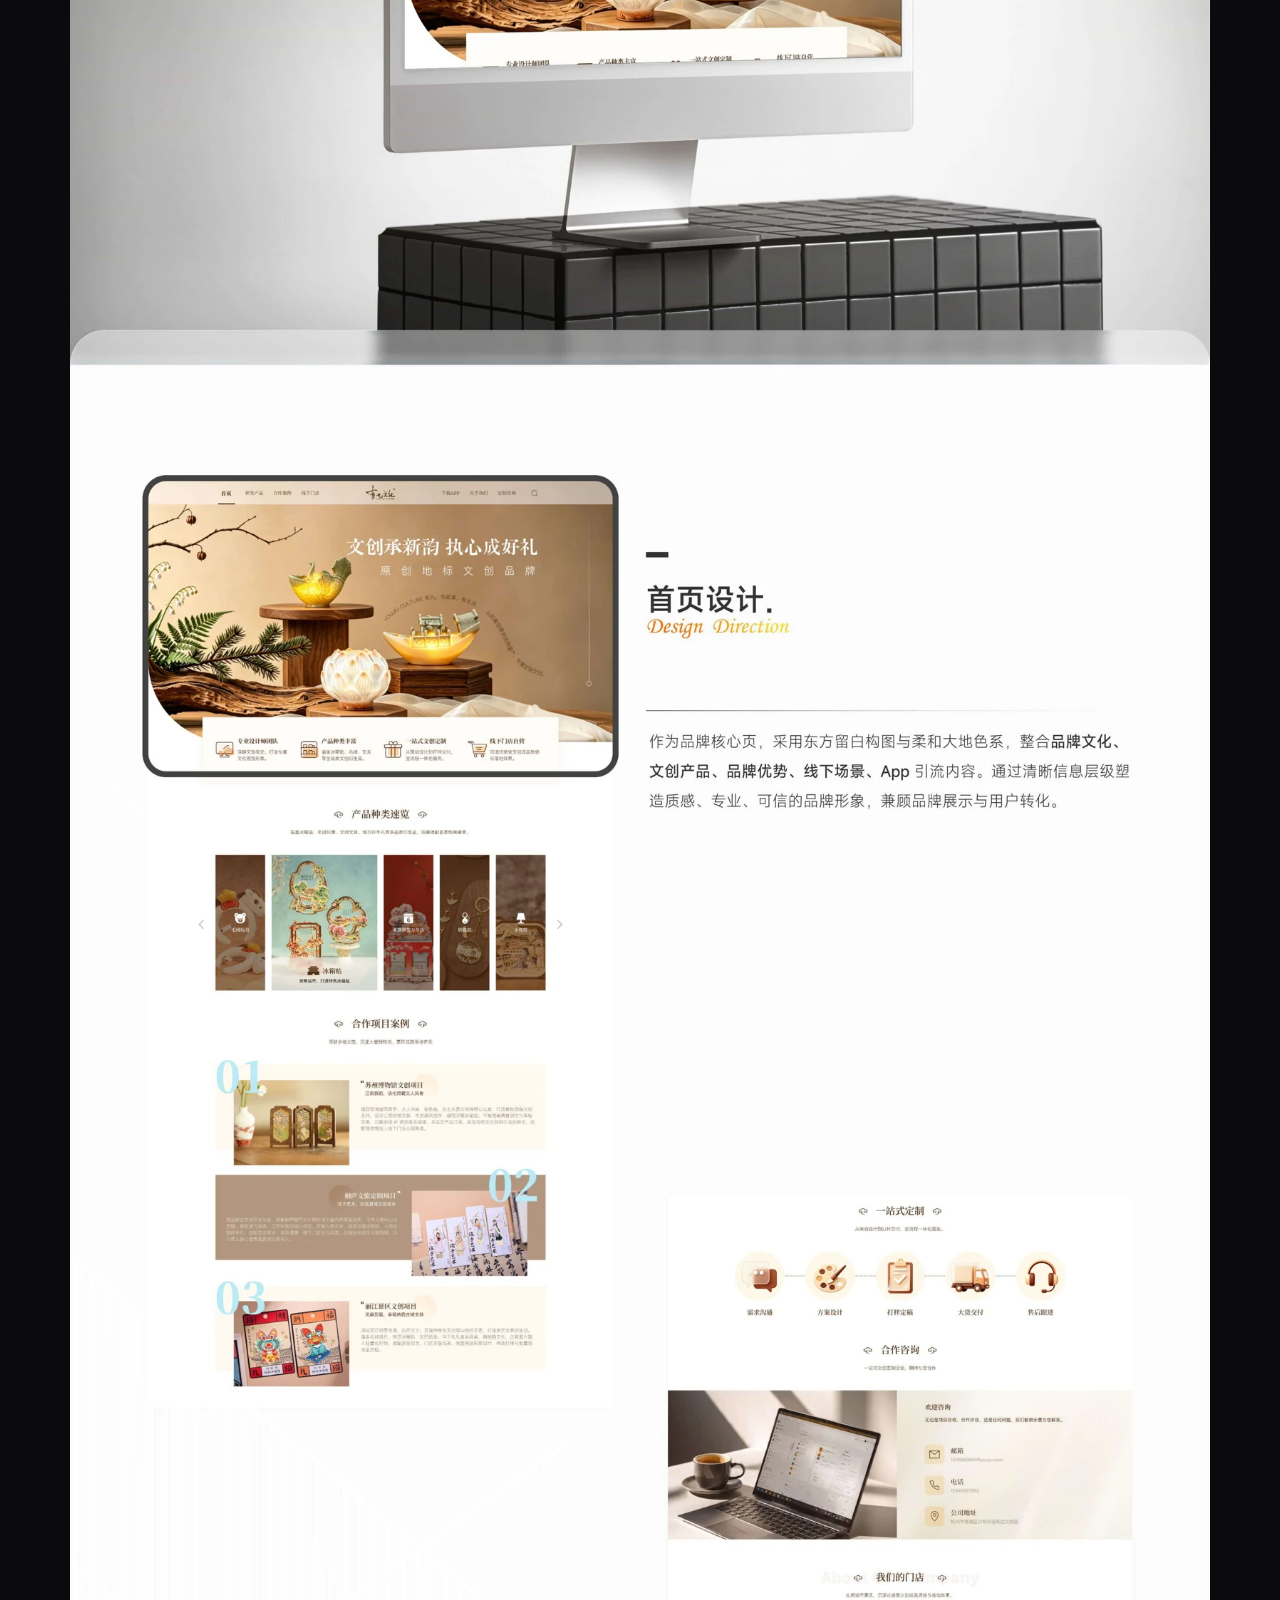
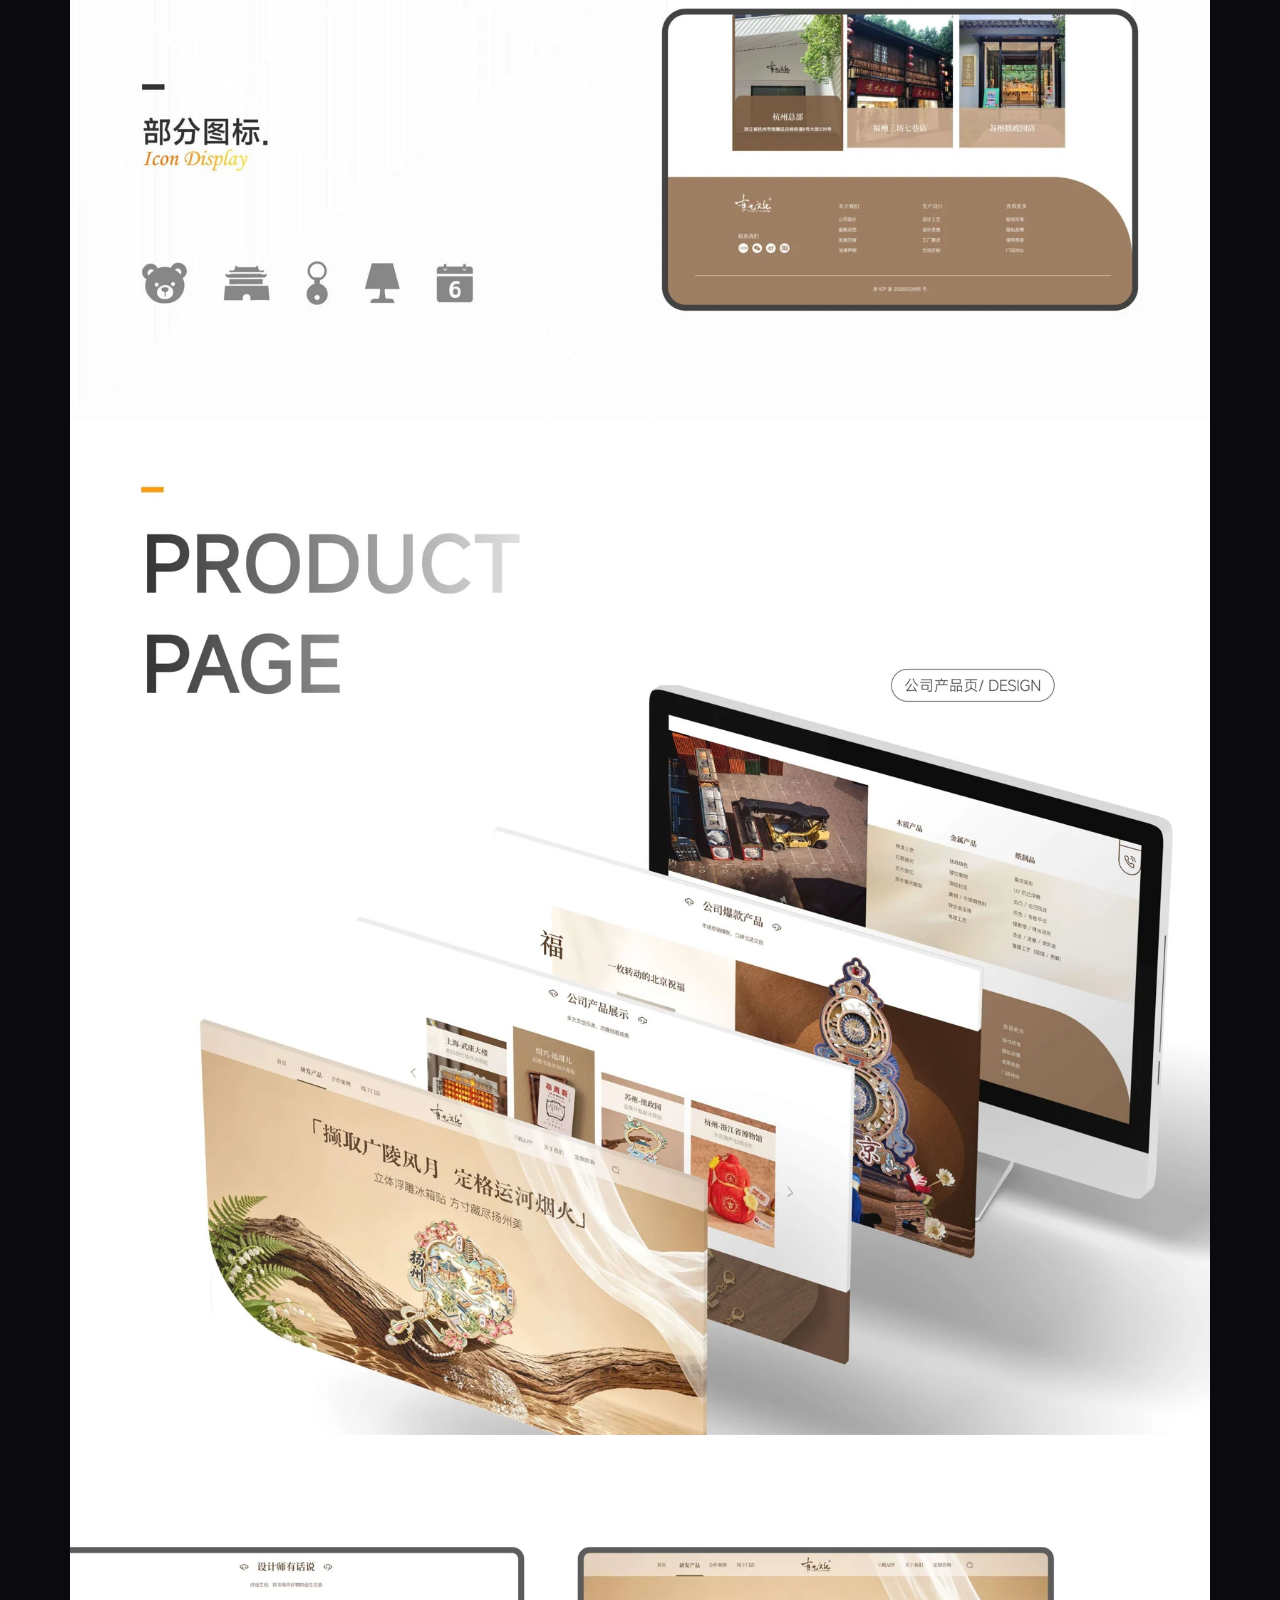
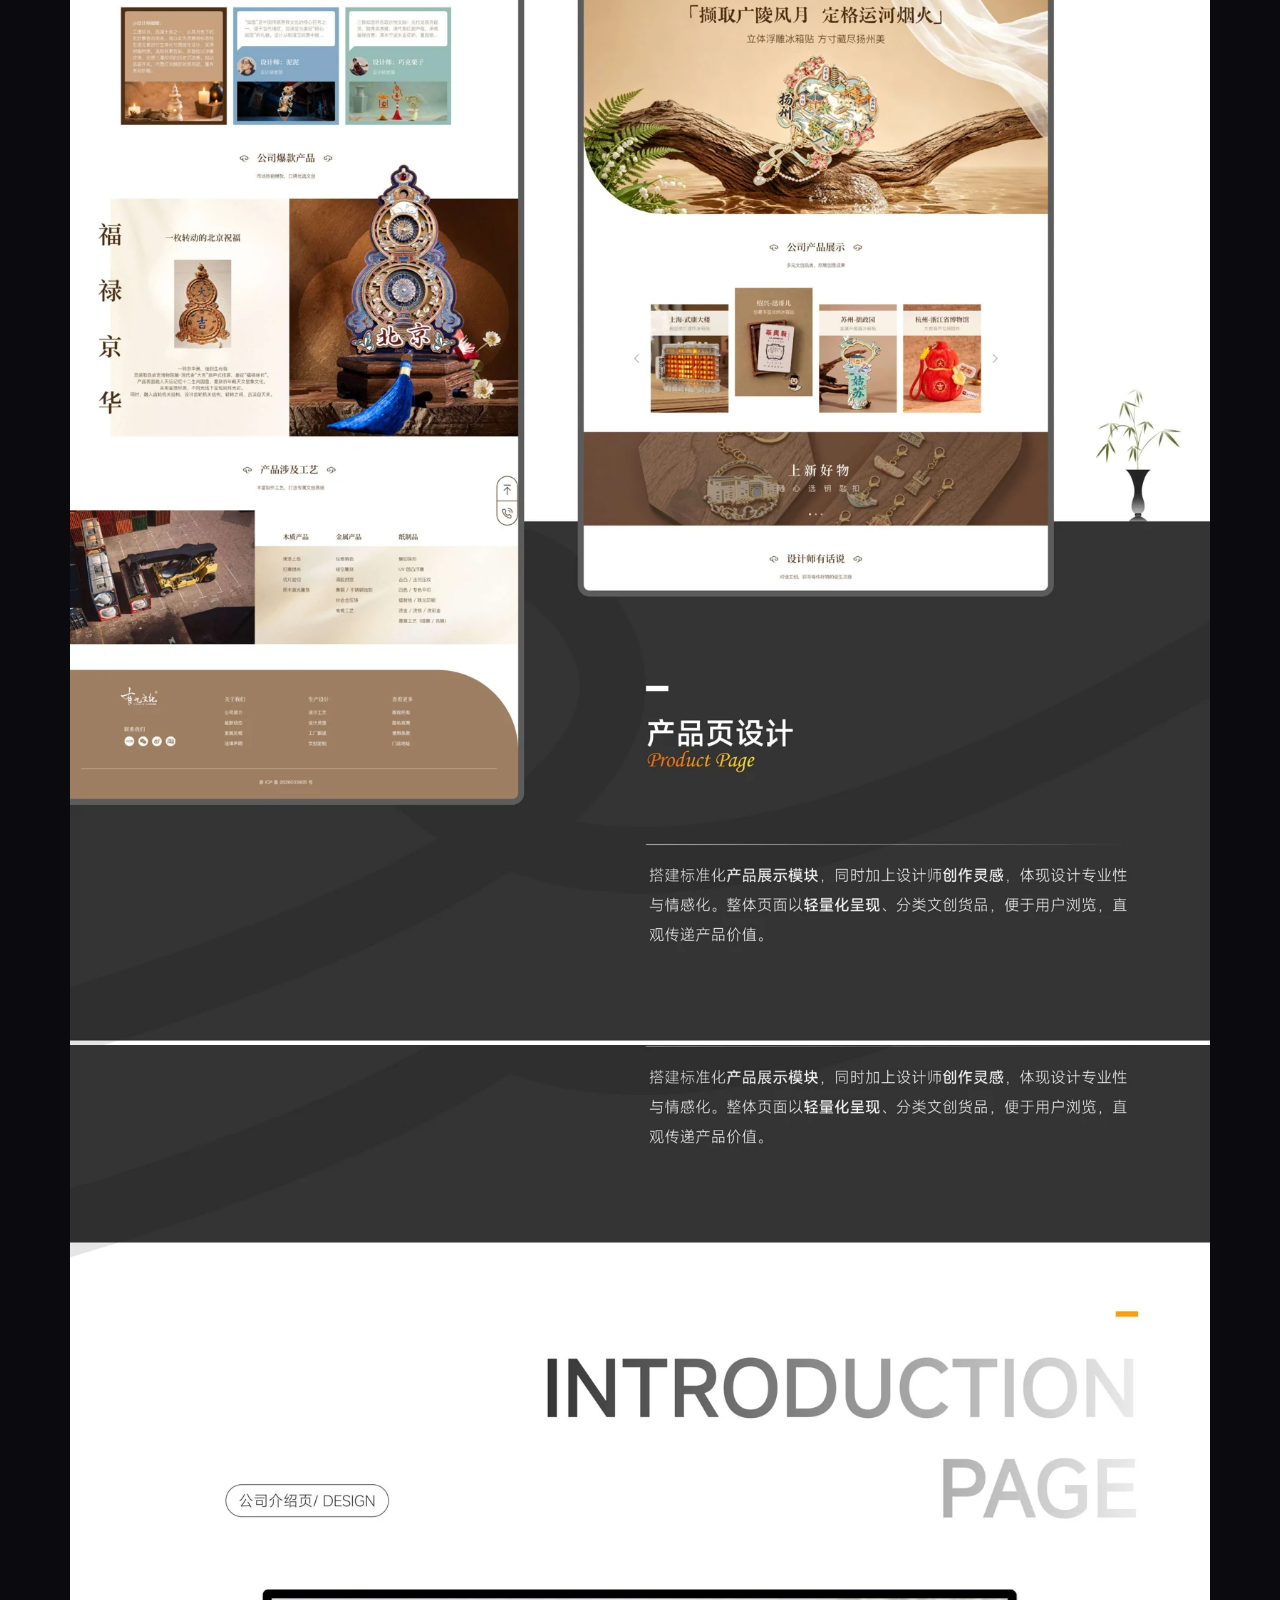
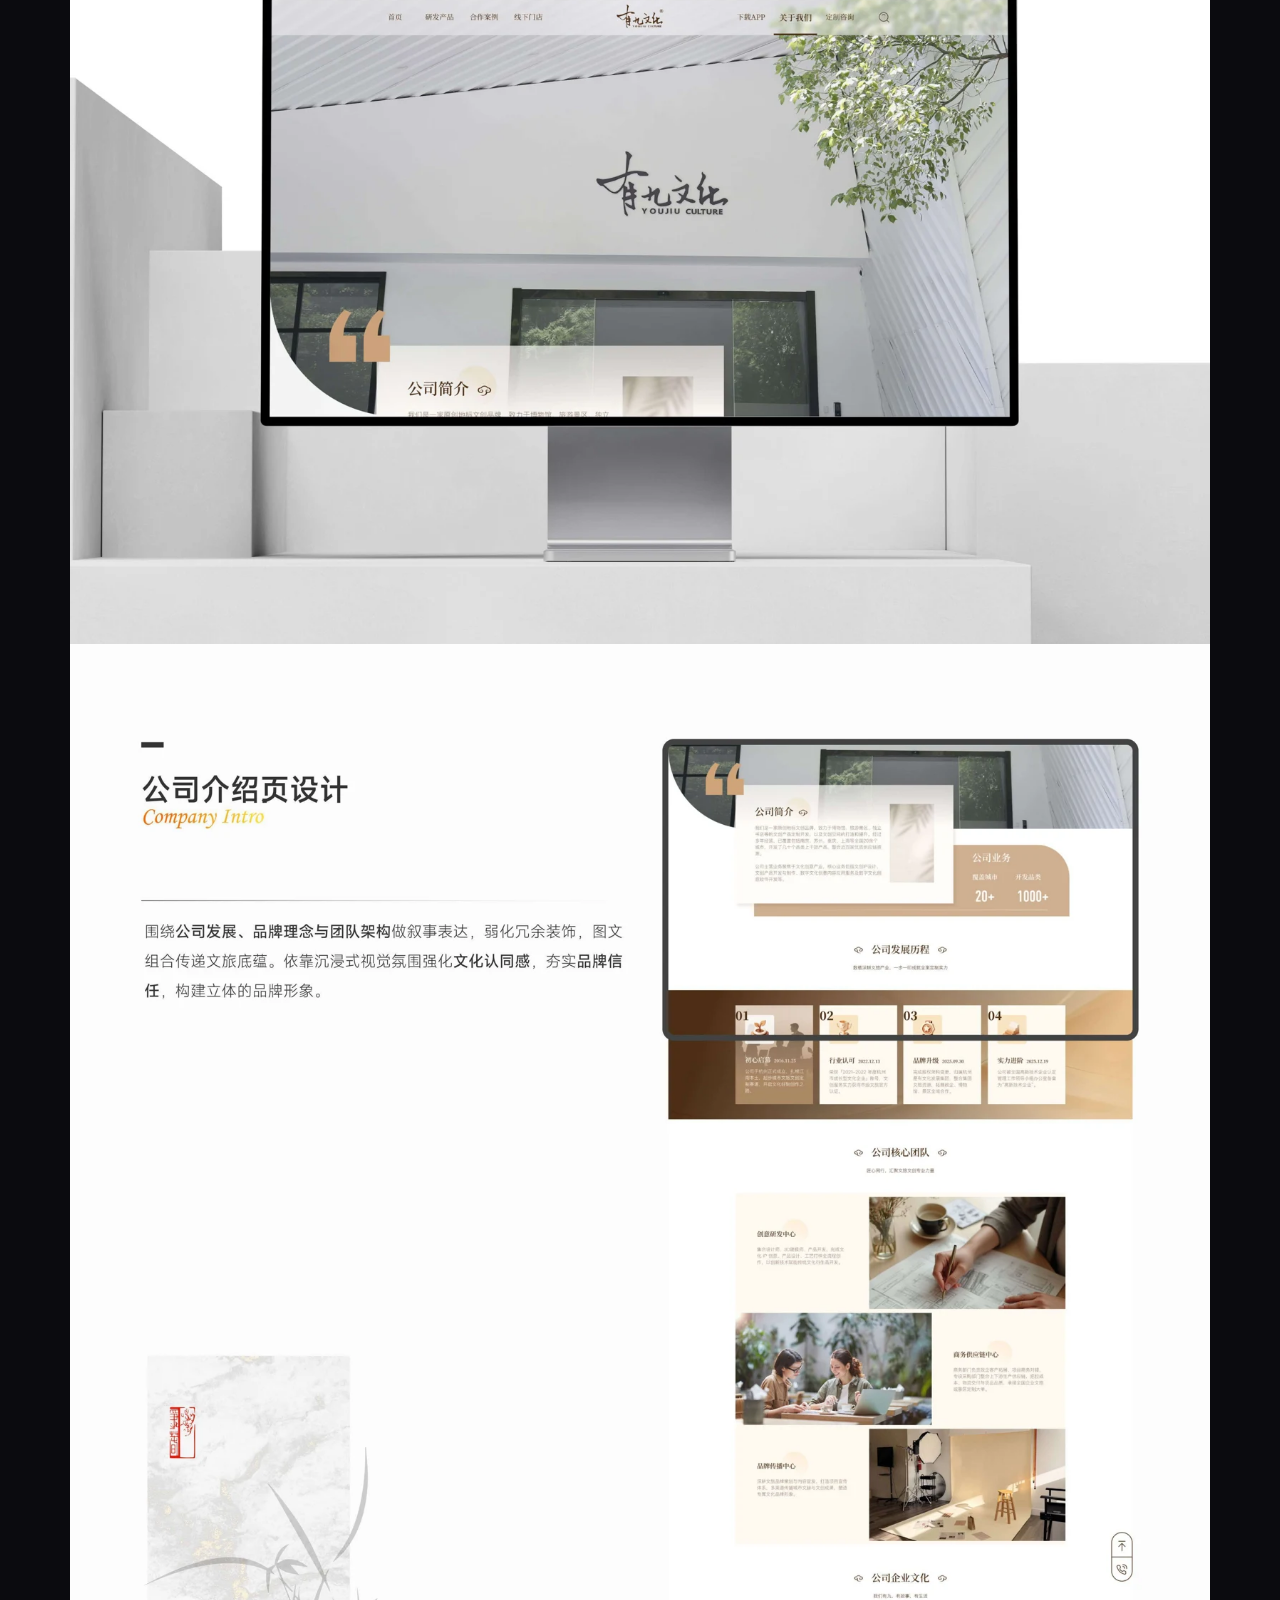
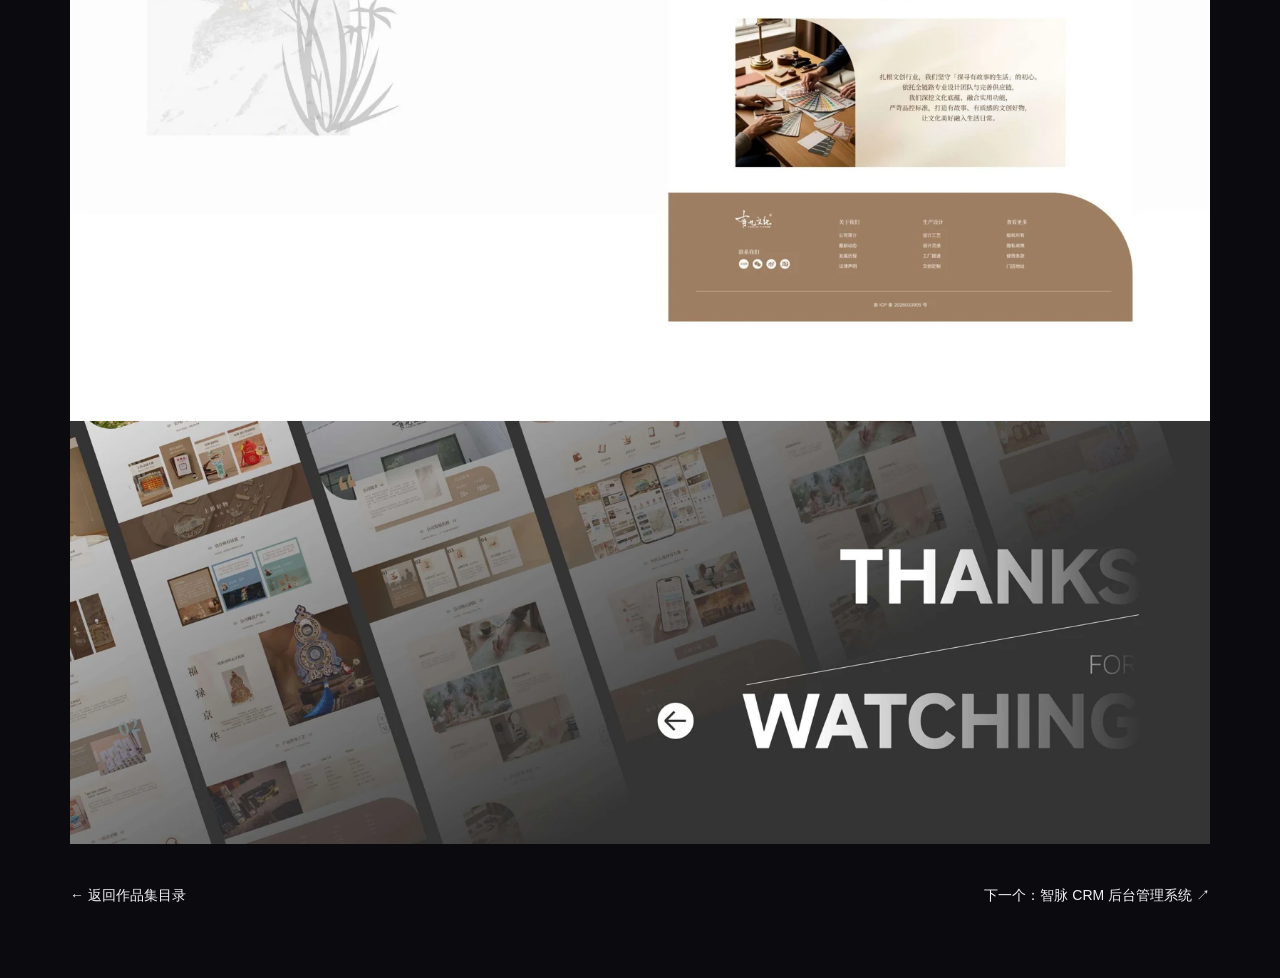
<file: project-web.html>
<!doctype html><html lang="zh-CN"><head><meta charset="utf-8"><meta name="viewport" content="width=device-width,initial-scale=1"><title>有九文化 · 品牌官网 · 任语枫作品集</title><meta name="description" content="主导官网 UI 设计，将品牌 VI 延伸至线上，完成首页、关于我们、产品中心、动态等核心页面，建立统一的品牌数字体验。"><link rel="stylesheet" href="profile.css?v=5"><link rel="icon" href="data:image/svg+xml,%3Csvg xmlns='http://www.w3.org/2000/svg' viewBox='0 0 32 32'%3E%3Crect width='32' height='32' rx='8' fill='%23121217'/%3E%3Ctext x='6' y='24' fill='%23b9aeff' font-size='25'%3ER%3C/text%3E%3C/svg%3E"></head><body class="case-page"><header class="topbar"><nav aria-label="项目导航"><a class="logo" href="index.html">首页</a><a href="portfolio.html#about">关于我</a><a href="portfolio.html#work">作品集目录</a><a href="portfolio.html#contact">联系我 ↗</a></nav></header><main class="case-main"><p class="case-kicker">02 / BRAND WEBSITE</p><h1>有九文化 · 品牌官网</h1><p class="case-intro">主导官网 UI 设计，将品牌 VI 延伸至线上，完成首页、关于我们、产品中心、动态等核心页面，建立统一的品牌数字体验。</p><div class="case-meta"><span>2025.12 — 2026.03</span><span>作品集原稿 P.20 — 29</span><a href="assets/portfolio.pdf#page=20" target="_blank" rel="noopener">查看高清 PDF ↗</a></div><div class="case-images"><img src="assets/work-20.webp" alt="有九文化 · 品牌官网，作品集原稿第 20 页" fetchpriority="high"><img src="assets/work-21.webp" alt="有九文化 · 品牌官网，作品集原稿第 21 页" loading="lazy"><img src="assets/work-22.webp" alt="有九文化 · 品牌官网，作品集原稿第 22 页" loading="lazy"><img src="assets/work-23.webp" alt="有九文化 · 品牌官网，作品集原稿第 23 页" loading="lazy"><img src="assets/work-24.webp" alt="有九文化 · 品牌官网，作品集原稿第 24 页" loading="lazy"><img src="assets/work-25.webp" alt="有九文化 · 品牌官网，作品集原稿第 25 页" loading="lazy"><img src="assets/work-26.webp" alt="有九文化 · 品牌官网，作品集原稿第 26 页" loading="lazy"><img src="assets/work-27.webp" alt="有九文化 · 品牌官网，作品集原稿第 27 页" loading="lazy"><img src="assets/work-28.webp" alt="有九文化 · 品牌官网，作品集原稿第 28 页" loading="lazy"><img src="assets/work-29.webp" alt="有九文化 · 品牌官网，作品集原稿第 29 页" loading="lazy"></div><div class="case-end"><a href="portfolio.html#work">← 返回作品集目录</a><a href="project-crm.html">下一个：智脉 CRM 后台管理系统 ↗</a></div></main><script src="cursor-glow.js?v=1"></script></body></html>
</file>
<file: cover.css>
:root{color-scheme:dark;font-family:Arial,"Microsoft YaHei",sans-serif;background:#120b10;color:#fff3e8}*{box-sizing:border-box}body{margin:0}.studio{position:relative;min-height:100svh;display:flex;flex-direction:column;align-items:center;justify-content:center;isolation:isolate;overflow:hidden;background:#110b0e}.studio::before{content:"";position:absolute;z-index:-2;inset:-40px;background:linear-gradient(#0d080b80,#0d080bbf),url('assets/studio-cover.png') center/cover;filter:blur(30px);transform:scale(1.05)}.studio::after{content:"";position:absolute;inset:0;z-index:-1;background:linear-gradient(#0a07091a,transparent 30%,transparent 70%,#0a070966)}.scene{position:relative;width:min(100vw,177.683315svh);aspect-ratio:1672/941;flex:none;box-shadow:0 25px 100px #0005}.scene-image{display:block;width:100%;height:100%;user-select:none;pointer-events:none}canvas{position:absolute;inset:0;width:100%;height:100%;pointer-events:none}.browse-hotspot{position:absolute;left:59.65%;top:43.15%;width:10.85%;height:6.25%;border-radius:999px;background:transparent;outline:none;transition:box-shadow .25s,background .25s}.browse-hotspot:hover,.browse-hotspot:focus-visible{background:#ff8a5722;box-shadow:0 0 20px #ff543a90,inset 0 0 15px #ff987240;outline:2px solid #ffe0bd;outline-offset:3px}.browse-hotspot:active{background:#ffac6644}.robot-hotspot{position:absolute;left:20.9%;top:46%;width:16.4%;height:35.5%;border:none;background:none;cursor:pointer;border-radius:45%;touch-action:manipulation}.robot-hotspot:focus-visible{outline:2px dashed #ffd0a2;outline-offset:5px}.motion-control{position:fixed;right:20px;bottom:16px;z-index:5;background:#160c10bb;border:1px solid #fba47c40;color:#ffe8d9ba;padding:9px 14px;border-radius:20px;font-size:12px;cursor:pointer;backdrop-filter:blur(12px)}.motion-control:hover{color:#fff3e8;border-color:#ffb796}.motion-control:focus-visible{outline:2px solid #ffbc85;outline-offset:3px}.sr-only{position:absolute;width:1px;height:1px;padding:0;margin:-1px;overflow:hidden;clip:rect(0,0,0,0);white-space:nowrap;border:0}.mobile-entry{display:none}@media(max-aspect-ratio:4/5){.studio{justify-content:center;padding:60px 0 90px;gap:32px}.scene{width:100vw}.mobile-entry{display:flex;flex-direction:column;align-items:center;gap:18px}.mobile-entry p{font-size:14px;letter-spacing:2px;color:#e6c0b5;margin:0}.mobile-entry a{display:flex;align-items:center;justify-content:space-between;gap:60px;color:#fff0e3;text-decoration:none;font-size:18px;padding:13px 28px;border:1px solid #ff8c69;border-radius:999px;background:#57232155;box-shadow:0 0 20px #fc61342b}.mobile-entry a:focus-visible{outline:2px solid #ffe0bd;outline-offset:5px}.mobile-entry small{font-size:12px;color:#cba598}.browse-hotspot{min-height:24px}.motion-control{bottom:16px;right:16px}}@media(prefers-reduced-motion:reduce){*{transition:none!important}}
</file>
<file: cover-effects.css>
/* Cover-only atmosphere: a restrained leaf sway and hover enlargement for the two notes. */
.plant-overlay,.note-overlay{position:absolute;inset:0;pointer-events:none;overflow:hidden;z-index:2}
.plant-overlay img,.note-overlay img{display:block;width:100%;height:100%;object-fit:fill;user-select:none}
.plant-overlay{clip-path:polygon(27% 0,46% 0,46% 17%,42% 27%,39% 43%,31% 46%,27% 40%);opacity:.34;transform-origin:36% 21%;animation:plant-breathe 5.4s ease-in-out infinite alternate}
.note-overlay{opacity:0;transition:opacity .22s ease,transform .42s cubic-bezier(.2,.8,.2,1);will-change:transform,opacity}
.note-overlay.note-one{clip-path:polygon(68.1% 12.5%,77.4% 12.5%,77.4% 25%,68.1% 25%);transform-origin:72.7% 18.7%}
.note-overlay.note-two{clip-path:polygon(67.9% 56%,77.2% 56%,77.2% 76%,67.8% 76%);transform-origin:72.5% 66%}
.note-hotspot{position:absolute;border:0;background:transparent;z-index:5;padding:0;cursor:none;outline:none}
.note-hotspot.note-one{left:68.1%;top:12.5%;width:9.3%;height:12.5%}
.note-hotspot.note-two{left:67.9%;top:56%;width:9.3%;height:20%}
.scene:has(.note-hotspot.note-one:hover) .note-overlay.note-one,.scene:has(.note-hotspot.note-one:focus-visible) .note-overlay.note-one,.scene:has(.note-hotspot.note-two:hover) .note-overlay.note-two,.scene:has(.note-hotspot.note-two:focus-visible) .note-overlay.note-two{opacity:1;transform:scale(1.075)}
.note-hotspot:focus-visible{outline:2px solid #b8d8ff;outline-offset:4px}
@keyframes plant-breathe{from{transform:rotate(-1.35deg) translateX(-5px) translateY(1px)}to{transform:rotate(1.7deg) translateX(6px) translateY(-2px)}}
.scene::after{content:"";position:absolute;inset:0;z-index:4;pointer-events:none;opacity:.32;background-image:radial-gradient(circle,#ffe8bdba 0 1px,transparent 1.7px),radial-gradient(circle,#d9e8ff8c 0 .7px,transparent 1.35px),radial-gradient(circle,#ffc9896b 0 .55px,transparent 1.1px);background-size:114px 97px,173px 149px,71px 127px;background-position:18px 31px,74px 88px,45px 8px;mix-blend-mode:screen;animation:cover-dust 17s linear infinite alternate}
@keyframes cover-dust{from{background-position:18px 31px,74px 88px,45px 8px}to{background-position:38px -7px,51px 53px,71px -28px}}
body.motion-paused .plant-overlay,body.motion-paused .scene::after{animation-play-state:paused}
@media(max-aspect-ratio:4/5){.note-hotspot{display:none}.plant-overlay{animation:none;opacity:.18}}
@media(prefers-reduced-motion:reduce){.plant-overlay{animation:none}.note-overlay{transition:none}}
</file>
<file: profile.css>
:root{color-scheme:dark;--bg:#0b0b0f;--text:#f1f1f6;--muted:#a1a1ae;--line:#282830;--accent:#b9b0ff}*{box-sizing:border-box}html{scroll-behavior:smooth;scroll-padding-top:90px}body{margin:0;background:var(--bg);color:var(--text);font-family:Arial,"Microsoft YaHei",sans-serif;font-size:16px;line-height:1.7}a{color:inherit;text-decoration:none}button{font:inherit;color:inherit;cursor:pointer}a:focus-visible,button:focus-visible{outline:2px solid var(--accent);outline-offset:6px}::selection{background:#b9b0ff;color:#14131b}.topbar{position:sticky;top:0;z-index:20;background:#0b0b0fd9;backdrop-filter:blur(18px);border-bottom:1px solid #ffffff0a}.topbar nav{min-height:80px;display:flex;justify-content:center;align-items:center;gap:48px;margin:auto;padding:12px 24px;font-size:14px}.logo{display:flex;gap:12px;align-items:center;font-size:25px;font-weight:800}.logo span{font-size:13px;letter-spacing:2px;font-weight:400}.topbar a:hover{color:var(--accent)}.motion{border:1px solid #ffffff20;border-radius:30px;padding:7px 12px;background:none;font-size:12px;color:var(--muted)}.intro{position:relative;isolation:isolate;overflow:hidden;min-height:790px;background:radial-gradient(ellipse at 76% 42%,#221b4333,transparent 48%),#09090c}.intro canvas{position:absolute;inset:0;width:100%;height:100%;z-index:-1}.intro-inner{max-width:1320px;min-height:720px;margin:auto;display:grid;grid-template-columns:1.1fr 1fr;align-items:center;gap:40px;padding:30px 60px 50px}.intro-copy{text-align:center;padding-top:30px}.eyes{display:flex;gap:10px;justify-content:center;align-items:center;margin-bottom:22px}.eyes i{display:block;background:#fff;width:42px;height:49px;border-radius:50%;position:relative;transform:rotate(8deg)}.eyes b{position:absolute;top:14px;left:19px;width:19px;height:23px;background:#09090d;border-radius:50%;transform:translate(var(--eye-x,0px),var(--eye-y,0px))}.eyes b::after{content:"";position:absolute;width:5px;height:5px;right:2px;top:2px;border-radius:50%;background:#fff}.hello{font-family:Georgia,serif;font-style:italic;font-size:26px;margin:0 0 25px}.hello span{color:var(--accent);font-style:normal;margin-left:10px}.intro h1{font-size:clamp(33px,3.2vw,48px);line-height:1.4;letter-spacing:-1px;margin:0;font-weight:650}.light-line{width:150px;height:2px;margin:30px auto;background:linear-gradient(90deg,#6953f2,#ebdfff);box-shadow:0 0 14px #8867ff80}.description{font-size:16px;line-height:1.95;color:#b5b3c0;margin:0}.intro-meta{display:flex;flex-direction:column;gap:2px;font-size:12px;letter-spacing:1px;color:#898594;margin:24px 0}.work-link{font-size:14px;display:inline-flex;gap:34px;padding:10px 0;border-bottom:1px solid #656075}.badge-area{height:650px;position:relative;display:flex;align-items:flex-end;justify-content:center;padding-bottom:54px;perspective:1000px}.badge-rig{position:relative;width:300px;transform-origin:50% -180px;transform:rotate(var(--swing,-7deg));will-change:transform}.lanyard{position:absolute;bottom:calc(100% + 37px);left:calc(50% - 20px);width:40px;height:280px;background:linear-gradient(90deg,#9c97af,#f7f5ff 18%,#c7b0ee 52%,#f6f3ff 75%,#9198a6);border:1px solid #fff8;box-shadow:3px 0 6px #0004;transform:rotate(3deg);transform-origin:bottom;overflow:hidden}.lanyard span{position:absolute;writing-mode:vertical-rl;left:4px;top:0;color:#221f2c;font-size:17px;font-weight:750;letter-spacing:3px;white-space:nowrap}.metal-loop{position:absolute;bottom:calc(100% - 16px);left:calc(50% - 12px);width:24px;height:62px;border:5px solid #c4c4cd;border-radius:45%;background:linear-gradient(110deg,transparent,#ffffff18);box-shadow:inset 2px 0 3px #111,2px 0 2px #fff8;z-index:2}.badge{position:relative;display:block;width:300px;padding:26px 21px 20px;background:linear-gradient(145deg,#e1ddce,#fbf6da 38%,#d6cef1);border:1px solid #fff9;border-radius:13px;color:#17141f;text-align:left;box-shadow:10px 22px 50px #000b,3px 4px 0 #75707a;transform-style:preserve-3d;touch-action:none;cursor:grab;user-select:none}.badge:active{cursor:grabbing}.badge::after{content:"";position:absolute;inset:0;pointer-events:none;border-radius:inherit;background:linear-gradient(125deg,#fff5,transparent 25%,transparent 62%,#ae92ff22)}.badge-slot{display:block;width:54px;height:7px;margin:-9px auto 18px;border-radius:10px;background:#151219;box-shadow:0 1px #fff}.badge-top{display:flex;justify-content:space-between;align-items:center;margin-bottom:17px}.badge-top b{font-size:28px;letter-spacing:-2px}.badge-top>span{font-size:9px;line-height:1.4;letter-spacing:1px;text-align:right}.photo-wrap{display:block;position:relative;height:247px;overflow:hidden;border:1px solid #38303e25;border-radius:3px;background:#e0e1de}.photo-wrap img{display:block;width:100%;height:100%;object-fit:cover;object-position:50% 30%;pointer-events:none;filter:saturate(.68)}.photo-label{position:absolute;bottom:0;left:0;right:0;text-align:center;background:#141019db;color:#eeebef;font-size:9px;padding:5px 0;letter-spacing:1.5px}.badge-name{display:flex;align-items:center;justify-content:space-between;margin:18px 0 15px}.badge-name strong{font-size:29px;line-height:1.2}.badge-name>span{font-size:11px;letter-spacing:1px}.badge-bottom{display:grid;grid-template-columns:1fr 68px;align-items:center;gap:8px;border-top:1px solid #14101955;padding-top:12px}.badge-bottom>span:first-child{font-size:10px;font-weight:600}.barcode{height:22px;background:repeating-linear-gradient(90deg,#221b28 0 1px,transparent 1px 3px,#221b28 3px 5px,transparent 5px 6px)}.badge-bottom small{font-size:9px;letter-spacing:2px}.orbit{position:absolute;width:460px;height:150px;border:1px solid #aa95ff35;transform:rotate(-23deg);border-radius:50%;top:330px;box-shadow:0 0 30px #9070ff10}.orbit::after{content:"";position:absolute;left:30px;top:29px;width:6px;height:6px;background:#d2c6ff;border-radius:50%;box-shadow:0 0 15px #a28aff}.badge-hint{position:absolute;bottom:0;left:0;right:0;text-align:center;font-size:12px;color:#8c879c;letter-spacing:2px}.intro-footer{max-width:1200px;margin:0 auto;padding:0 20px 25px;display:flex;justify-content:space-between;font-size:11px;letter-spacing:2px;color:#7f7a8c}.directory{padding:105px max(5vw,20px) 75px;border-top:1px solid var(--line);background:linear-gradient(#111116,#0c0c10)}.directory-heading{text-align:center;margin:0 auto 55px}.directory-heading>p{font-size:12px;letter-spacing:3px;color:#9591a3;margin:0 0 12px}.directory-heading h2{font-size:24px;font-weight:400;letter-spacing:5px;margin:0}.directory-heading h2 span{display:block;font-size:clamp(44px,6vw,88px);font-family:Arial,sans-serif;font-weight:500;letter-spacing:-5px;line-height:1.2;margin:8px 0 22px}.directory-heading .directory-hint{font-size:12px;letter-spacing:1px;color:#797684}.project-accordion{display:flex;gap:12px;max-width:1300px;margin:auto;align-items:stretch}.project-panel{flex:1;min-width:0;transition:flex .75s cubic-bezier(.2,.75,.15,1)}.project-accordion.has-active .project-panel{flex:.7}.project-accordion.has-active .project-panel.active{flex:3.1}.project-panel>a{display:block}.panel-visual{height:390px;position:relative;overflow:hidden;border-radius:5px;background:#25242a;border:1px solid #ffffff17}.panel-visual img{width:100%;height:100%;object-fit:cover;object-position:center;display:block;transition:transform .9s cubic-bezier(.2,.75,.15,1),filter .6s;filter:brightness(.65) saturate(.7);transform:scale(1.07)}.panel-visual::after{content:"";position:absolute;inset:0;background:linear-gradient(#0007,transparent 36%,transparent 65%,#0008);pointer-events:none}.panel-number{position:absolute;top:8px;left:12px;font-size:clamp(45px,5.3vw,78px);line-height:1;letter-spacing:-5px;z-index:2;font-weight:300;color:#fff;transition:color .4s}.panel-action{position:absolute;bottom:22px;right:20px;z-index:2;font-size:14px;border:1px solid #ffffff7a;background:#10101599;backdrop-filter:blur(8px);border-radius:30px;padding:8px 17px;opacity:0;transform:translateY(10px);transition:.4s;white-space:nowrap}.active .panel-visual img,.project-panel a:focus-visible img{filter:brightness(1) saturate(1);transform:scale(1)}.active .panel-number{color:var(--project-accent)}.active .panel-action{opacity:1;transform:translateY(0)}.panel-label{text-align:center;padding-top:18px;min-height:105px}.panel-label h3{font-weight:500;font-size:15px;margin:0 0 4px;white-space:nowrap}.panel-label>span{font-size:11px;color:#9994a3;display:block;white-space:nowrap}.panel-label small{font-size:10px;color:#706b7b;display:flex;align-items:center;justify-content:center;gap:8px;margin-top:8px;white-space:nowrap}.panel-label small::before,.panel-label small::after{content:"";height:1px;width:22px;background:#55505e}.expand-panel{display:none}.directory-footer{max-width:1300px;margin:40px auto 0;display:flex;justify-content:space-between;font-size:13px;color:#9994a6}.directory-footer a{border-bottom:1px solid #625c73;padding-bottom:4px}.experience{max-width:1200px;margin:auto;padding:75px 20px 90px;border-top:1px solid var(--line)}.section-kicker{font-size:12px;color:#a298bc;letter-spacing:3px}.experience h2{font-size:30px;font-weight:500}.experience-grid{display:grid;grid-template-columns:repeat(3,1fr);gap:40px;margin-top:40px}.experience small{font-size:12px;color:#93909e}.experience h3{font-size:16px;font-weight:500;margin:12px 0 4px}.experience b{font-size:13px;color:#c3b2ec;font-weight:400}.experience article p{color:#93909e;font-size:14px}.contact{text-align:center;padding:80px max(5vw,20px) 25px;background:#141219;border-top:1px solid var(--line)}.contact h2{font-size:clamp(28px,4vw,48px);font-weight:400}.email{font-size:clamp(19px,3vw,34px);color:#d6caed;border-bottom:1px solid #7f6c94;padding-bottom:10px}.contact-links{margin:30px 0 75px;display:flex;gap:30px;justify-content:center;font-size:14px;color:#a6a0b0}.contact-links button{border:0;border-bottom:1px solid #61546d;background:none;padding:0}.footer-line{max-width:1300px;margin:auto;display:flex;justify-content:space-between;border-top:1px solid var(--line);padding-top:24px;font-size:12px;color:#807a8a}.toast:empty{display:none}.toast{position:fixed;bottom:25px;left:50%;transform:translateX(-50%);padding:12px 20px;z-index:30;background:#d6c5f5;color:#1b1428;border-radius:10px;font-size:14px;white-space:nowrap}.case-main{max-width:1200px;margin:auto;padding:70px 30px}.case-kicker{color:var(--accent);font-size:13px;letter-spacing:2px}.case-main h1{font-size:clamp(32px,4vw,56px);line-height:1.35;font-weight:500;margin:20px 0}.case-intro{max-width:780px;color:#aaa4b7}.case-meta{display:flex;gap:30px;flex-wrap:wrap;margin:30px 0 45px;font-size:13px}.case-meta a{border-bottom:1px solid #7c7090}.case-images{background:#17151b}.case-images img{display:block;width:100%;height:auto}.case-end{display:flex;justify-content:space-between;margin-top:40px;gap:25px;font-size:14px}.case-page .topbar nav{gap:40px}
@media(max-width:900px){.topbar nav{gap:25px}.intro-inner{padding:25px;gap:0}.intro h1{font-size:33px}.badge-rig{width:260px}.badge{width:260px;padding:23px 17px 17px}.photo-wrap{height:215px}.badge-area{height:620px}.orbit{width:340px}.panel-visual{height:330px}.project-accordion{gap:8px}.panel-label h3{font-size:13px}.panel-label>span{font-size:10px}.project-accordion.has-active .project-panel{flex:.65}.project-accordion.has-active .project-panel.active{flex:2.8}}@media(max-width:650px){html{scroll-padding-top:72px}.topbar nav{min-height:68px;gap:22px;padding:12px 10px;font-size:13px}.logo{font-size:23px}.logo span,.topbar .motion{display:none}.intro-inner{grid-template-columns:1fr;padding:38px 24px 25px;gap:0}.intro-copy{padding:0;z-index:2}.eyes i{width:30px;height:37px}.eyes b{width:15px;height:18px;top:10px;left:13px}.eyes{margin-bottom:15px}.hello{font-size:24px;margin-bottom:18px}.intro h1{font-size:31px}.description{font-size:14px}.light-line{margin:22px auto}.intro-meta{margin:18px 0}.badge-area{height:560px;margin-top:10px;padding-bottom:45px}.badge-rig{width:255px}.badge{width:255px}.lanyard{height:100px}.orbit{top:270px;width:310px}.intro-footer{font-size:10px;letter-spacing:1px;padding:15px 20px 24px}.intro-footer>span:first-child{max-width:155px}.directory{padding:65px 18px 45px}.directory-heading{margin-bottom:35px}.directory-heading h2{font-size:20px}.directory-heading h2 span{font-size:48px;letter-spacing:-3px}.project-accordion{flex-direction:column;gap:20px}.project-panel,.project-accordion.has-active .project-panel,.project-accordion.has-active .project-panel.active{flex:initial}.panel-visual{height:120px;transition:height .6s cubic-bezier(.2,.75,.15,1)}.active .panel-visual{height:245px}.panel-number{font-size:54px}.panel-visual img{filter:brightness(.8) saturate(.8)}.panel-label{min-height:0;display:flex;align-items:center;justify-content:space-between;padding-top:11px;gap:10px}.panel-label h3{font-size:15px;margin:0}.panel-label>span{font-size:11px}.panel-label small{display:none}.expand-panel{display:block;border:0;background:none;color:#a7a0b5;padding:8px 0;font-size:12px}.panel-action{font-size:12px;bottom:16px;right:15px}.directory-footer{font-size:12px;margin-top:30px;gap:15px}.experience{padding:50px 24px}.experience h2{font-size:26px}.experience-grid{grid-template-columns:1fr;gap:23px;margin-top:28px}.experience article{border-bottom:1px solid var(--line);padding-bottom:15px}.contact{padding:55px 20px 25px}.contact-links{margin-bottom:45px;gap:20px;font-size:13px}.footer-line{gap:20px;font-size:10px}.case-main{padding:40px 16px}.case-page .topbar nav{gap:22px}.case-page .logo span{display:none}}
@media(prefers-reduced-motion:reduce){html{scroll-behavior:auto}*,*::before,*::after{animation:none!important;transition:none!important}}

@media(max-width:650px){.badge-area{margin-top:120px}.directory-hint{font-size:0!important}.directory-hint::after{content:"轻点展开封面 · 再次点击进入项目";font-size:12px}.intro-footer{gap:20px}}
/* Detail refinement: QR, shared atmosphere, glass journey and luminous contact. */
.qr-crop{display:block;position:relative;aspect-ratio:1;overflow:hidden;background:#fff;border-radius:3px}.qr-crop img{position:absolute;width:133.735%;max-width:none;height:auto;left:-16.867%;top:-42.169%;pointer-events:none}.qr-trigger{grid-column:2;grid-row:1/3;border:0;background:#fff;padding:0;width:70px;border-radius:4px;z-index:3;touch-action:manipulation}.badge-bottom{grid-template-columns:1fr 70px;gap:4px 8px}.badge-bottom small{grid-column:1;align-self:start}.badge-bottom>span:first-child{align-self:end}.badge:focus-visible{outline:2px solid var(--accent);outline-offset:8px}.qr-dialog{color:#eceaf7;background:#17151f;border:1px solid #ffffff30;border-radius:20px;padding:28px;width:min(390px,calc(100vw - 36px));box-shadow:0 25px 120px #000b;text-align:center}.qr-dialog::backdrop{background:#030209b8;backdrop-filter:blur(12px)}.qr-dialog h2{font-size:21px;font-weight:500;margin:0 0 24px}.qr-dialog p{font-size:13px;color:#aaa4bc;margin-bottom:0}.qr-close{position:absolute;right:12px;top:8px;background:none;border:0;font-size:26px;color:#aaa4bc}.directory,.experience{position:relative;isolation:isolate;overflow:hidden}.section-particles{position:absolute;inset:0;width:100%;height:100%;z-index:-1;pointer-events:none}.directory{background:radial-gradient(ellipse at 8% 25%,#38245f19,transparent 42%),linear-gradient(#111116,#0c0c10)}.experience{max-width:none;padding:95px max(5vw,24px) 110px;background:radial-gradient(ellipse at 16% 58%,#293c8629,transparent 47%),radial-gradient(ellipse at 88% 55%,#6a358b26,transparent 45%),#0c0b11}.journey-inner{max-width:1200px;margin:auto}.experience-grid{grid-template-columns:1.2fr 1fr;gap:26px}.glass-panel{position:relative;padding:30px 34px;border:1px solid #ffffff1d;border-radius:20px;background:linear-gradient(125deg,#ffffff09,#ffffff02);box-shadow:inset 0 1px #ffffff12,0 18px 50px #0002;backdrop-filter:blur(16px)}.glass-heading{padding-bottom:24px;border-bottom:1px solid #ffffff14}.glass-heading>span{font-size:10px;letter-spacing:2px;color:#8e87ab}.glass-heading h3{font-size:23px;margin:5px 0 0;color:#edeaf8}.journey-entry{padding-top:25px}.journey-entry+.journey-entry{border-top:1px solid #ffffff0e;margin-top:22px}.journey-entry h4{font-size:17px;font-weight:500;margin:7px 0 3px}.experience .journey-entry p{line-height:1.9;margin:10px 0 0}.tool-tags{display:flex;flex-wrap:wrap;gap:7px;margin-top:17px}.tool-tags span{border:1px solid #ffffff12;border-radius:5px;padding:3px 8px;font-size:10px;color:#a49ab7;background:#ffffff03}.contact{position:relative;isolation:isolate;overflow:hidden;background:#06060b;min-height:780px;display:flex;flex-direction:column;justify-content:center;padding:120px max(5vw,20px) 25px}.contact-scene{position:absolute;inset:0;z-index:-1;pointer-events:none;overflow:hidden}.corner-light{position:absolute;width:760px;height:760px;filter:blur(25px);opacity:.6;animation:light-breathe 12s ease-in-out infinite alternate;translate:var(--light-x,0px) var(--light-y,0px)}.light-blue{left:-340px;bottom:-360px;background:radial-gradient(ellipse,#6c93fca6 0,#3b5ed15c 25%,#5543a322 45%,transparent 68%)}.light-purple{right:-350px;top:-340px;background:radial-gradient(ellipse,#a786f8a6 0,#7252bf66 25%,#355bb52b 46%,transparent 68%);animation-delay:-6s}.contact-dust{position:absolute;inset:0;background-image:radial-gradient(#b4a5ec44 .7px,transparent .9px),radial-gradient(#829fe52b .6px,transparent 1px);background-size:87px 103px,137px 163px;background-position:13px 24px,43px 61px;mask-image:radial-gradient(ellipse,transparent 12%,#000 90%);opacity:.65}.light-tracks{position:absolute;width:100%;height:100%;inset:0;opacity:.3}.travel-light{stroke-dasharray:110 2400;animation:track-flow 14s linear infinite;filter:drop-shadow(0 0 5px #a08bff)}.contact-content{position:relative;margin:auto 0;padding:38px 0 85px}.contact h2{font-size:clamp(34px,4.6vw,66px);line-height:1.5;font-weight:500;letter-spacing:-1px;margin:25px 0 20px;text-shadow:0 0 45px #8b73ce25}.contact-note{color:#9993aa;font-size:14px}.contact .contact-links{display:flex;flex-wrap:wrap;gap:16px;margin:42px 0 16px;color:#e1ddf0}.contact .copy-button{display:flex;align-items:center;gap:14px;border:1px solid transparent;border-radius:13px;background:linear-gradient(#101019,#101019) padding-box,conic-gradient(from var(--border-angle),#ffffff12 0%,#ffffff12 42%,#6c91f6 49%,#c493f2 53%,#ffffff12 61%,#ffffff12) border-box;padding:14px 18px;min-width:238px;text-align:left;animation:border-flow 6s linear infinite;transition:transform .25s,box-shadow .25s}.copy-button:nth-child(2){animation-delay:-2s}.copy-button:nth-child(3){animation-delay:-4s}.copy-button:hover{transform:translateY(-4px);box-shadow:0 0 28px #8c72e52e}.copy-button svg{width:23px;height:23px;fill:none;stroke:#b4a6e4;stroke-width:1.6;stroke-linecap:round;stroke-linejoin:round}.copy-button>span{font-size:14px;letter-spacing:.2px}.copy-button small{display:block;color:#8f859f;font-size:10px;margin-bottom:1px}.copy-button i{font-style:normal;color:#877a9f;margin-left:auto;font-size:18px}.copy-hint{font-size:11px;color:#716980;letter-spacing:1px}.contact .footer-line{width:100%;border-color:#ffffff10}.motion-paused *,.motion-paused *::before,.motion-paused *::after{animation-play-state:paused!important}@property --border-angle{syntax:'<angle>';initial-value:0deg;inherits:false}@keyframes border-flow{to{--border-angle:360deg}}@keyframes track-flow{to{stroke-dashoffset:-2510}}@keyframes light-breathe{from{transform:scale(.92) translate(0,0);opacity:.5}to{transform:scale(1.16) translate(25px,-20px);opacity:.8}}
@media(max-width:900px){.contact .copy-button{min-width:220px}.glass-panel{padding:25px}.contact{min-height:740px}}
@media(max-width:650px){.badge-area{height:595px}.experience{padding:65px 20px 75px}.experience-grid{grid-template-columns:1fr;gap:20px}.experience article{padding:26px;border:1px solid #ffffff1d}.glass-heading h3{font-size:21px}.journey-entry h4{font-size:16px}.contact{min-height:780px;padding-top:55px}.contact-content{padding:30px 0 55px}.contact h2{font-size:32px;letter-spacing:-.8px}.contact .contact-links{flex-direction:column;align-items:stretch;max-width:320px;margin:30px auto 14px;gap:13px}.contact .copy-button{width:100%;padding:13px 18px}.corner-light{width:520px;height:620px}.light-blue{left:-320px;bottom:-220px}.light-purple{right:-340px;top:-270px}.contact .section-kicker{font-size:10px;letter-spacing:2px}.toast{font-size:12px;max-width:94vw;white-space:normal;text-align:center}}
/* Transparent glass: only a faint surface reflection, with a moving perimeter light. */
.topbar .logo{font-size:14px;font-weight:400;letter-spacing:0}
.glass-panel{background:linear-gradient(125deg,#ffffff03,transparent 50%,#ffffff02);border:1px solid #ffffff0d;box-shadow:inset 0 1px #ffffff08,0 15px 50px #0001;backdrop-filter:blur(7px);isolation:isolate}
.glass-panel::before{content:"";position:absolute;inset:-1px;border-radius:inherit;padding:1px;background:conic-gradient(from var(--border-angle),#ffffff08 0%,#ffffff08 35%,#729dffb3 47%,#c394edcc 52%,#ffffff08 64%,#ffffff08);mask:linear-gradient(#fff 0 0) content-box,linear-gradient(#fff 0 0);mask-composite:exclude;pointer-events:none;animation:border-flow 8s linear infinite}
.glass-panel.education::before{animation-delay:-4s}.copy-button .wechat-icon{fill:#b4a6e4;stroke:none;width:25px;height:25px}.wechat-eyes{fill:#101019}
@media(max-width:650px){.experience article{border-color:#ffffff0d}.topbar .logo{font-size:13px}}
</file>
